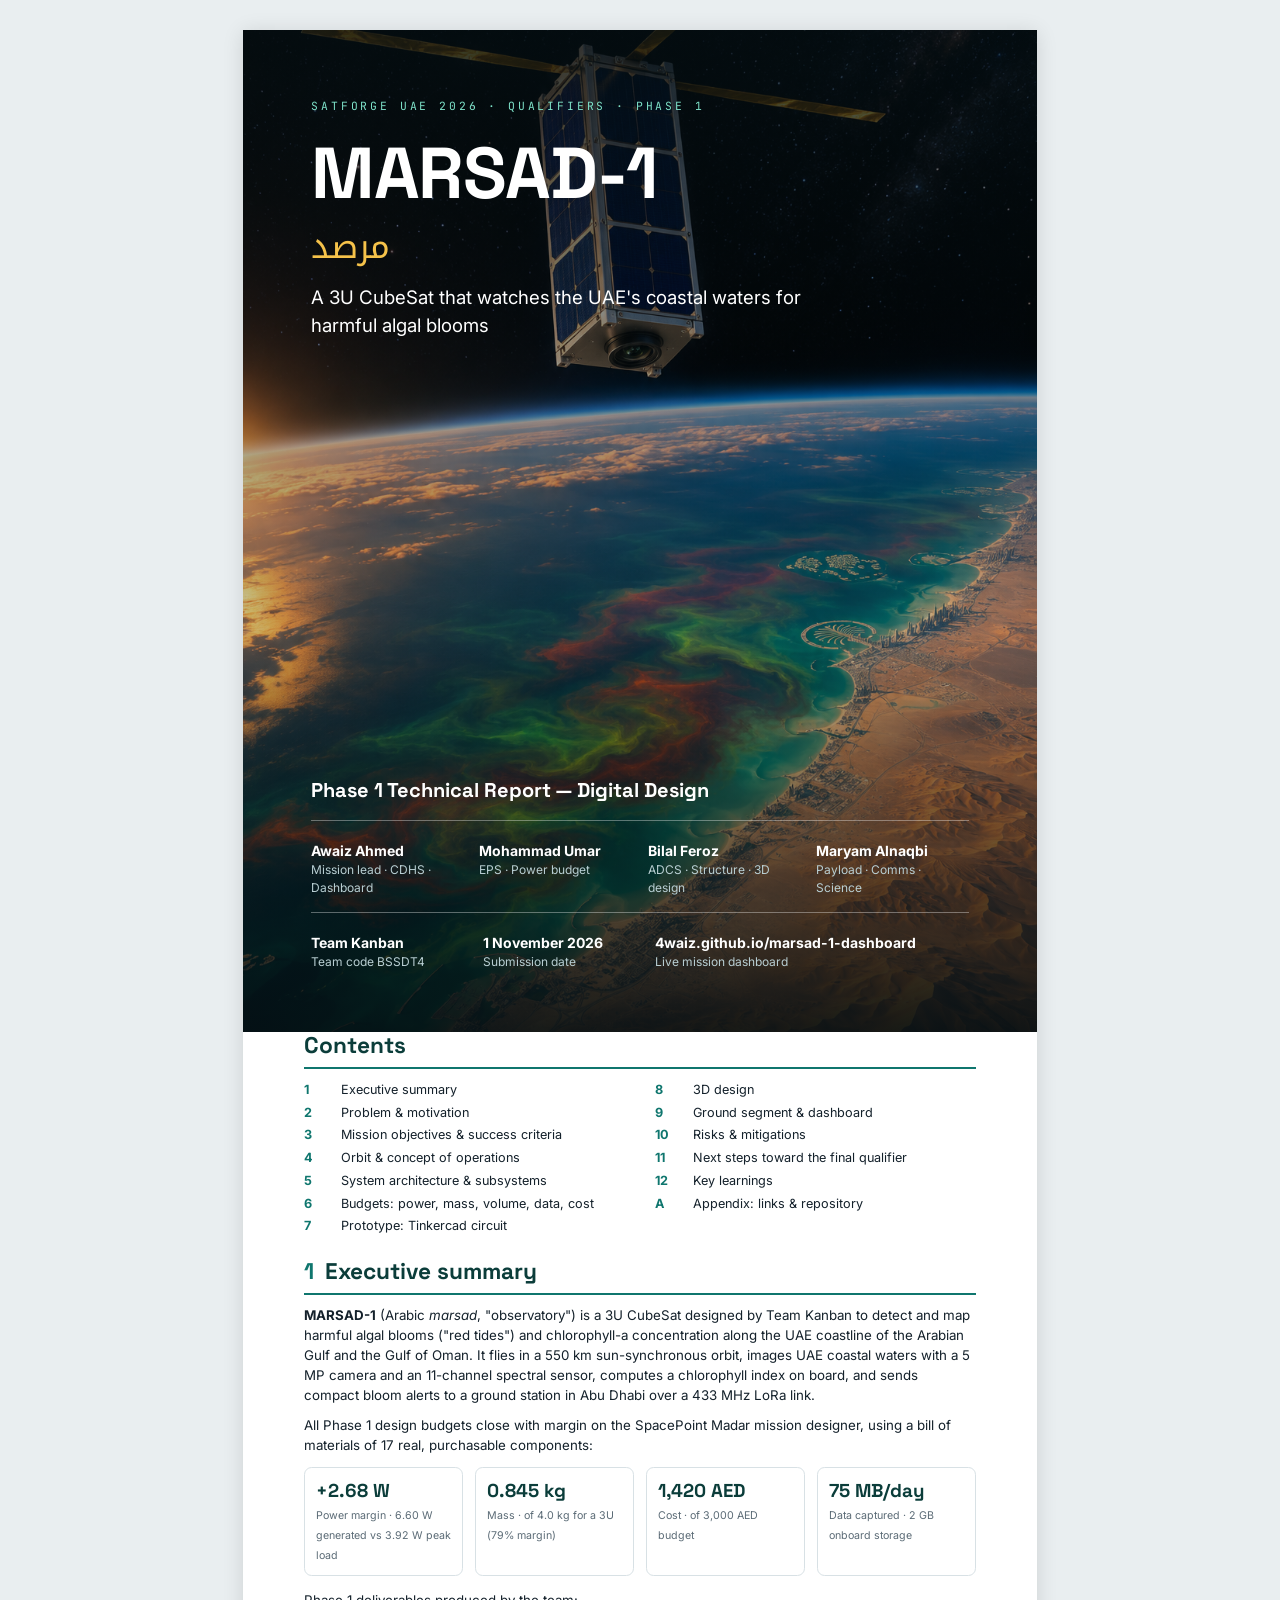
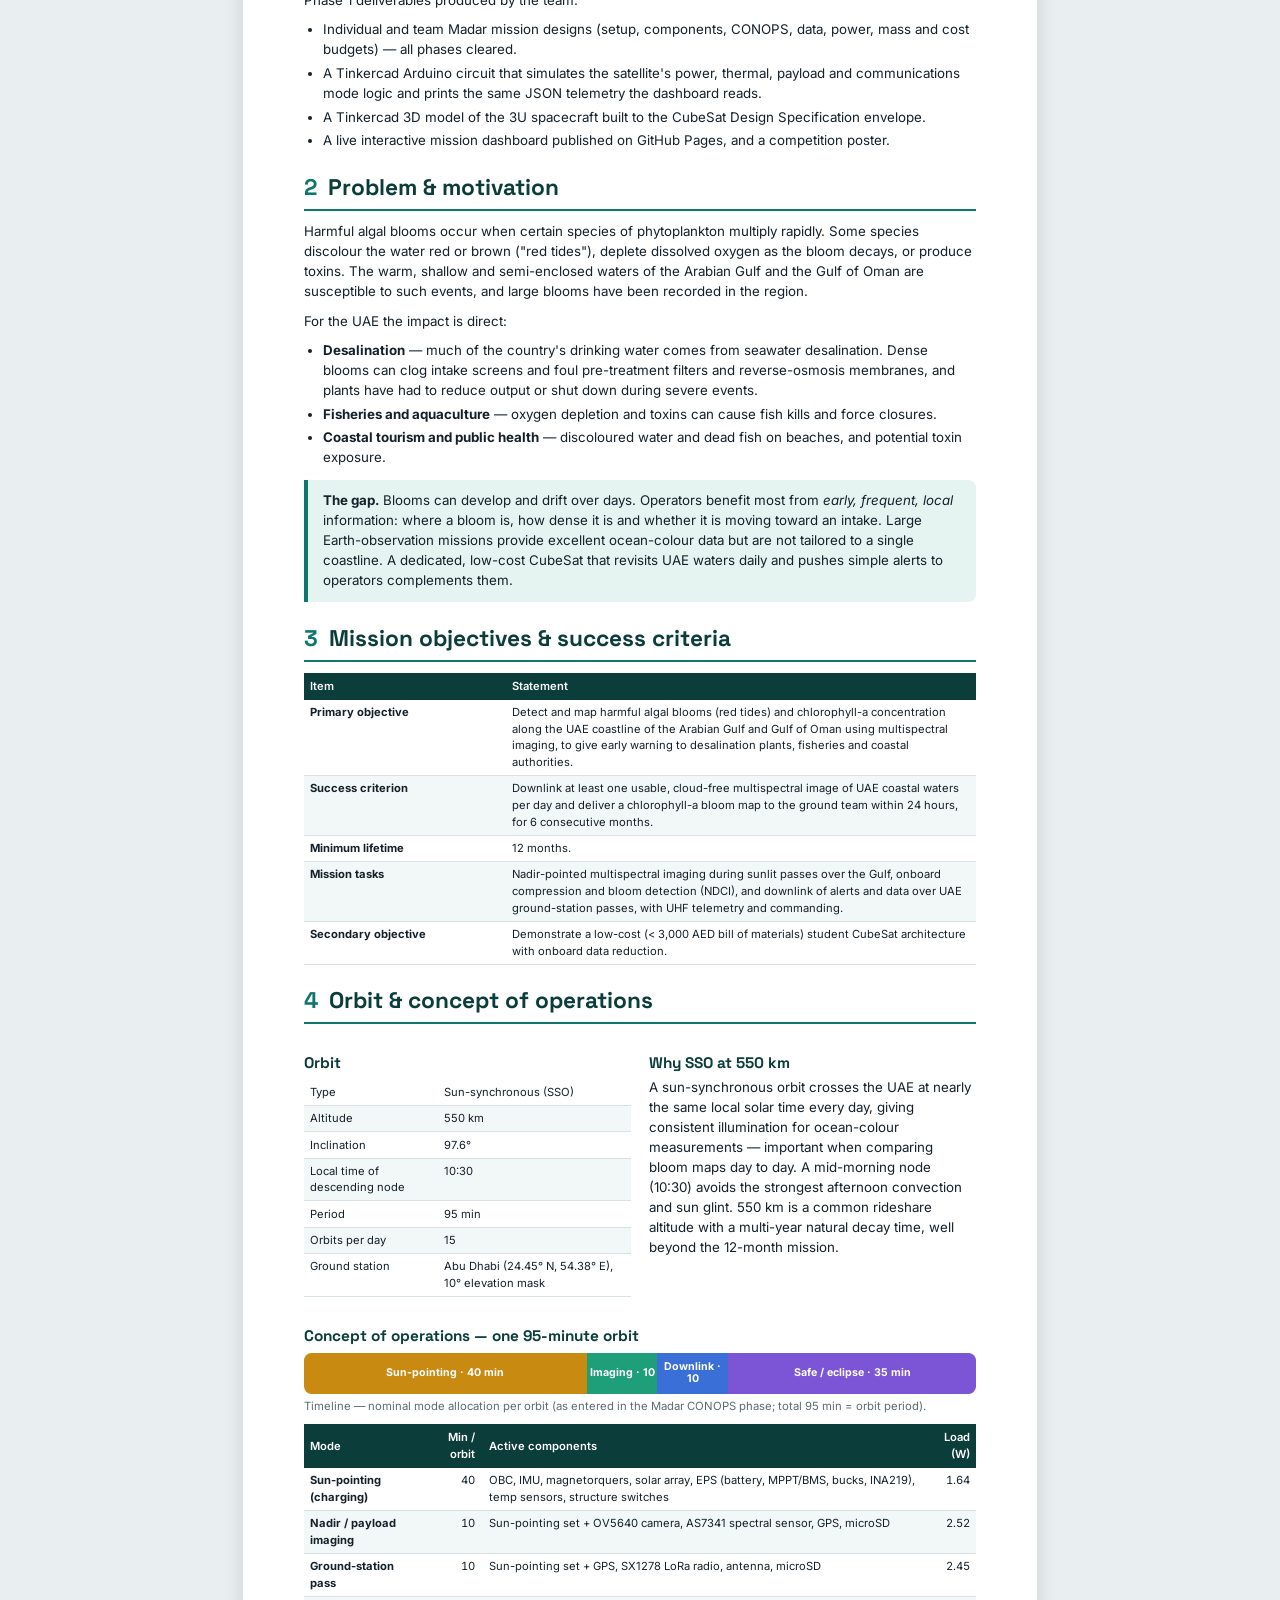
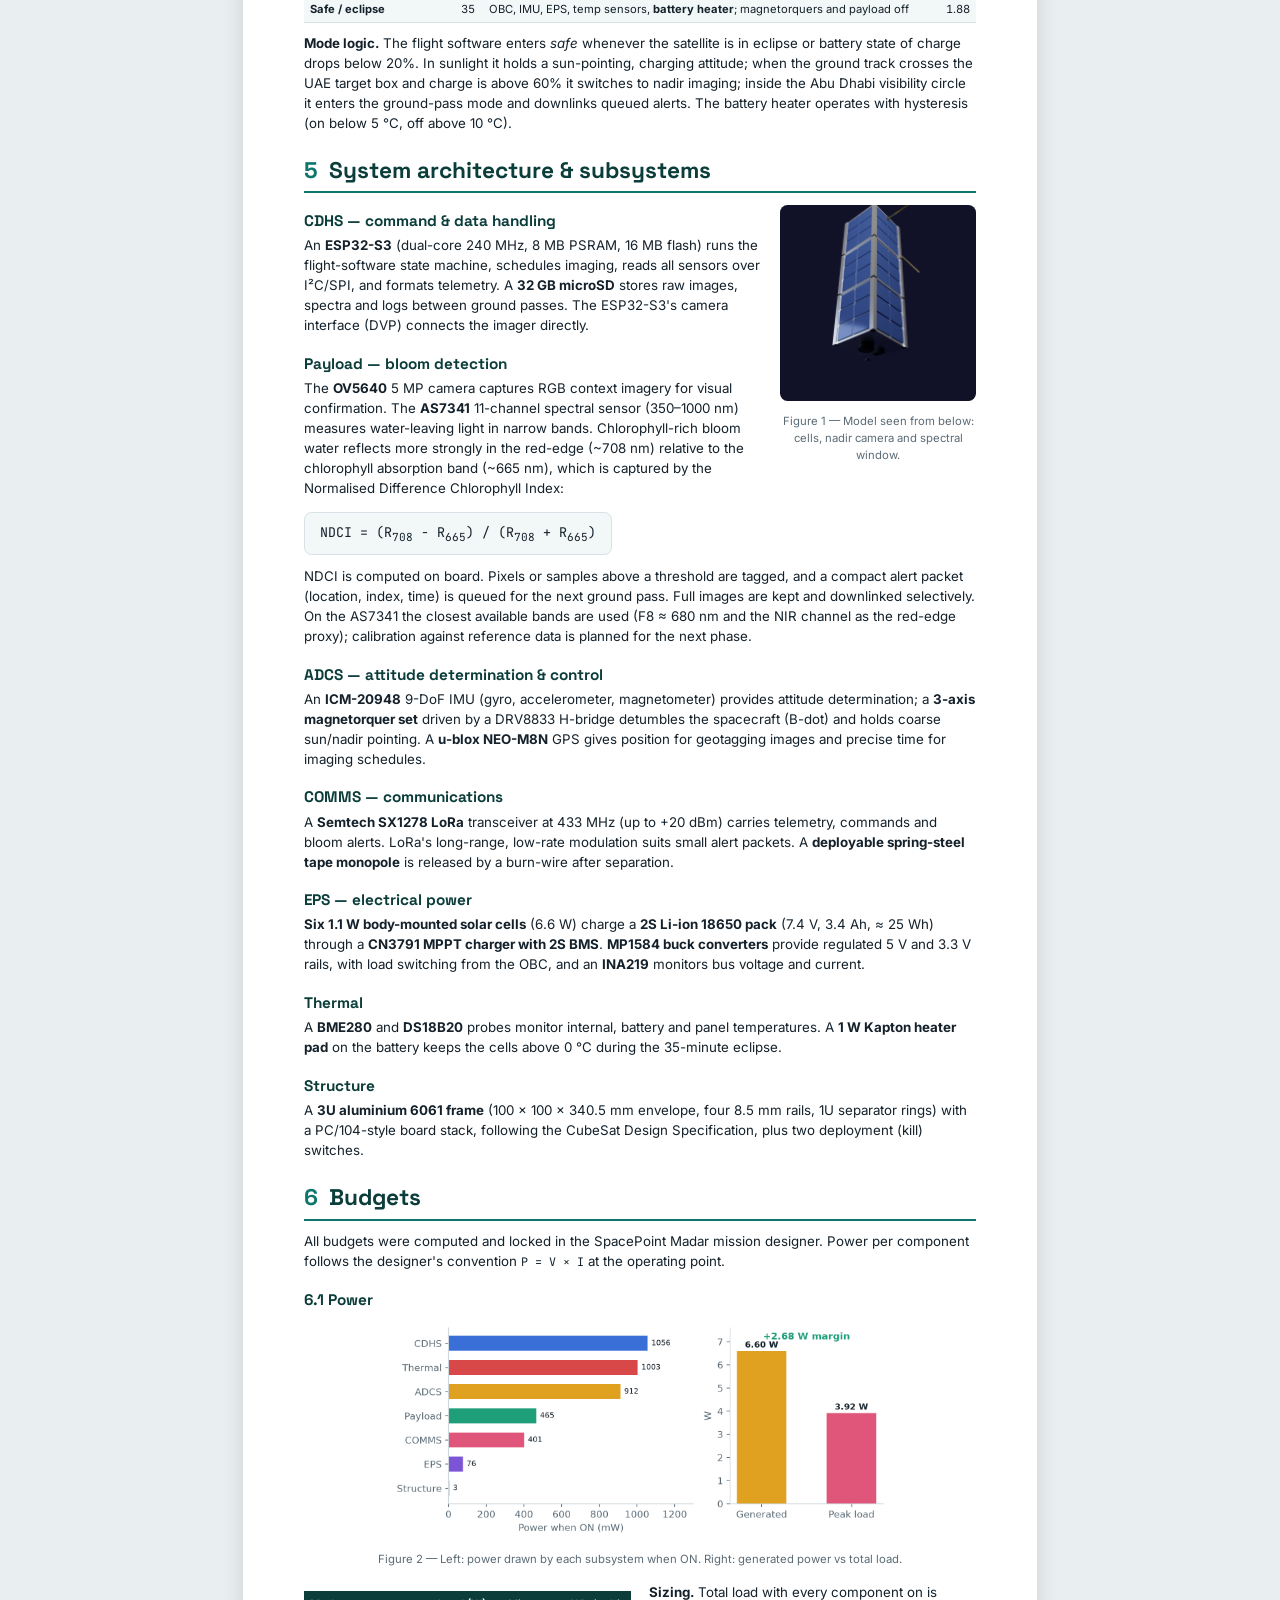
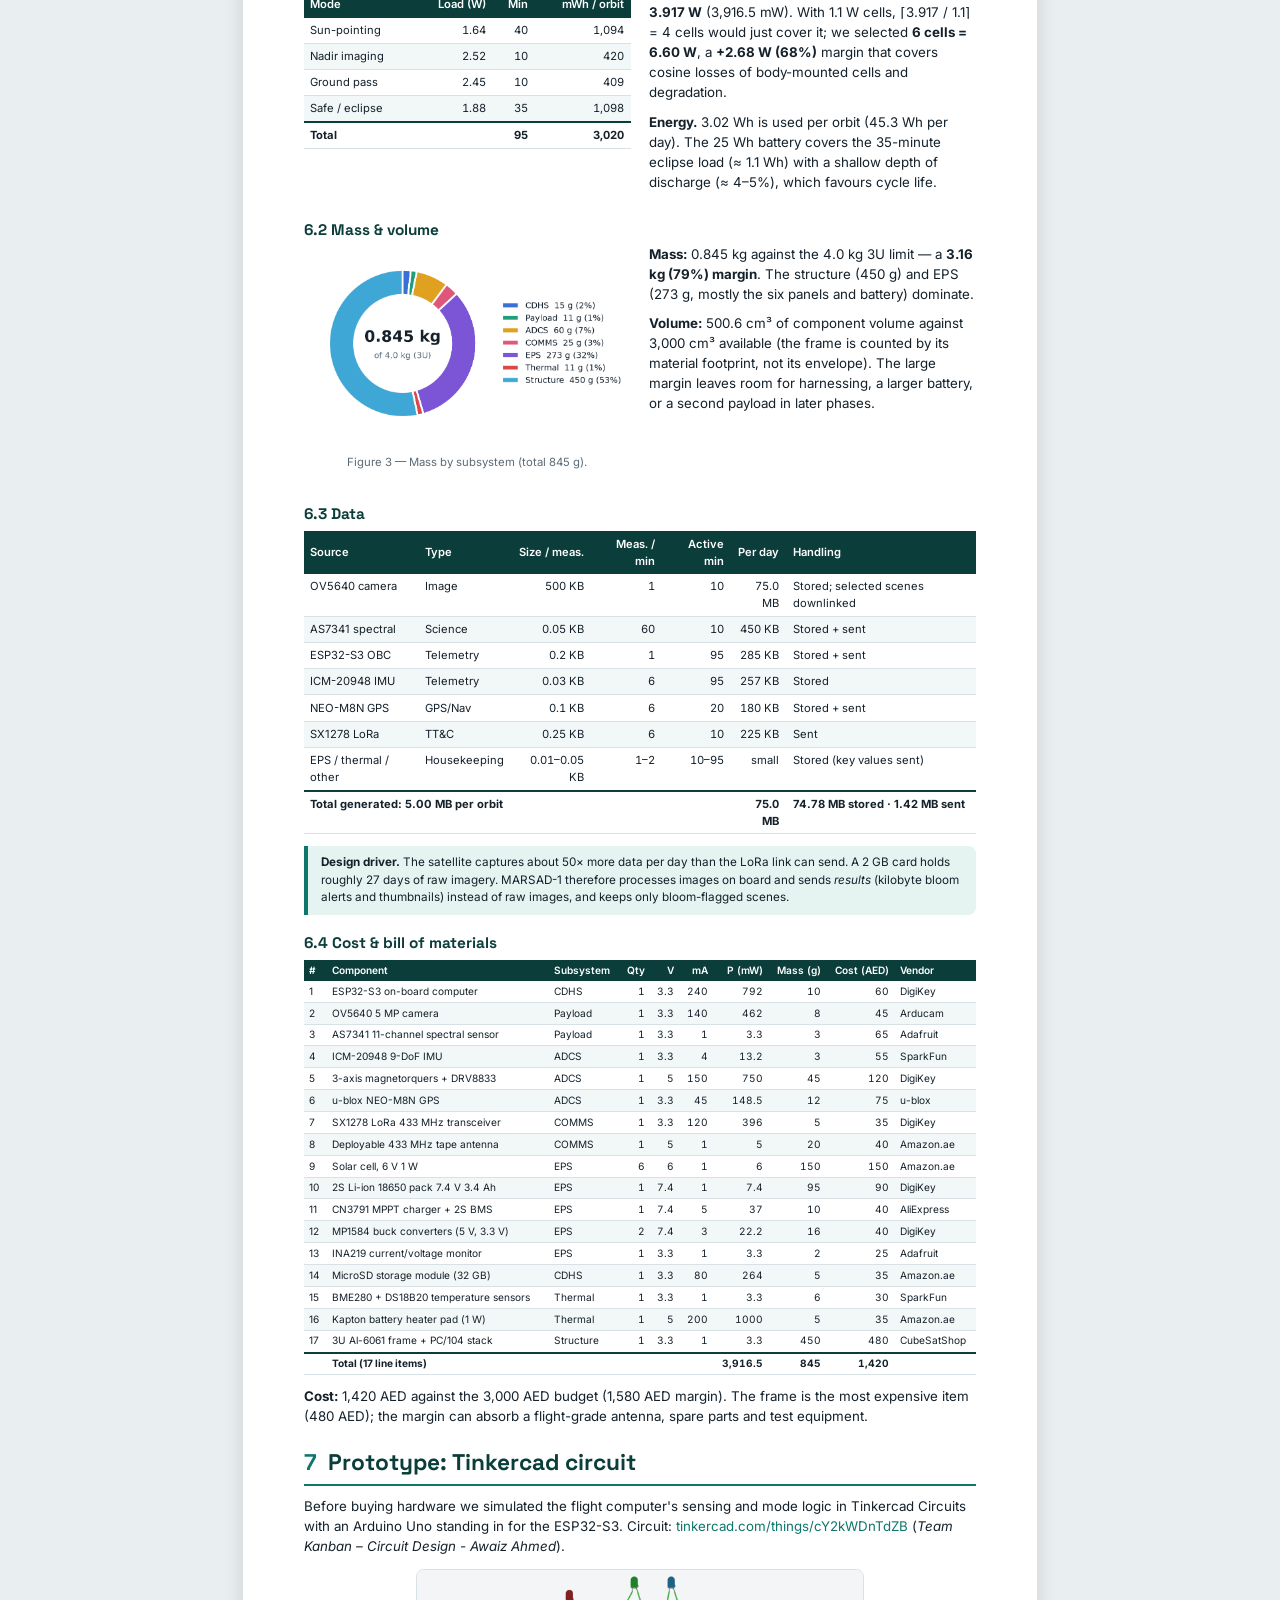
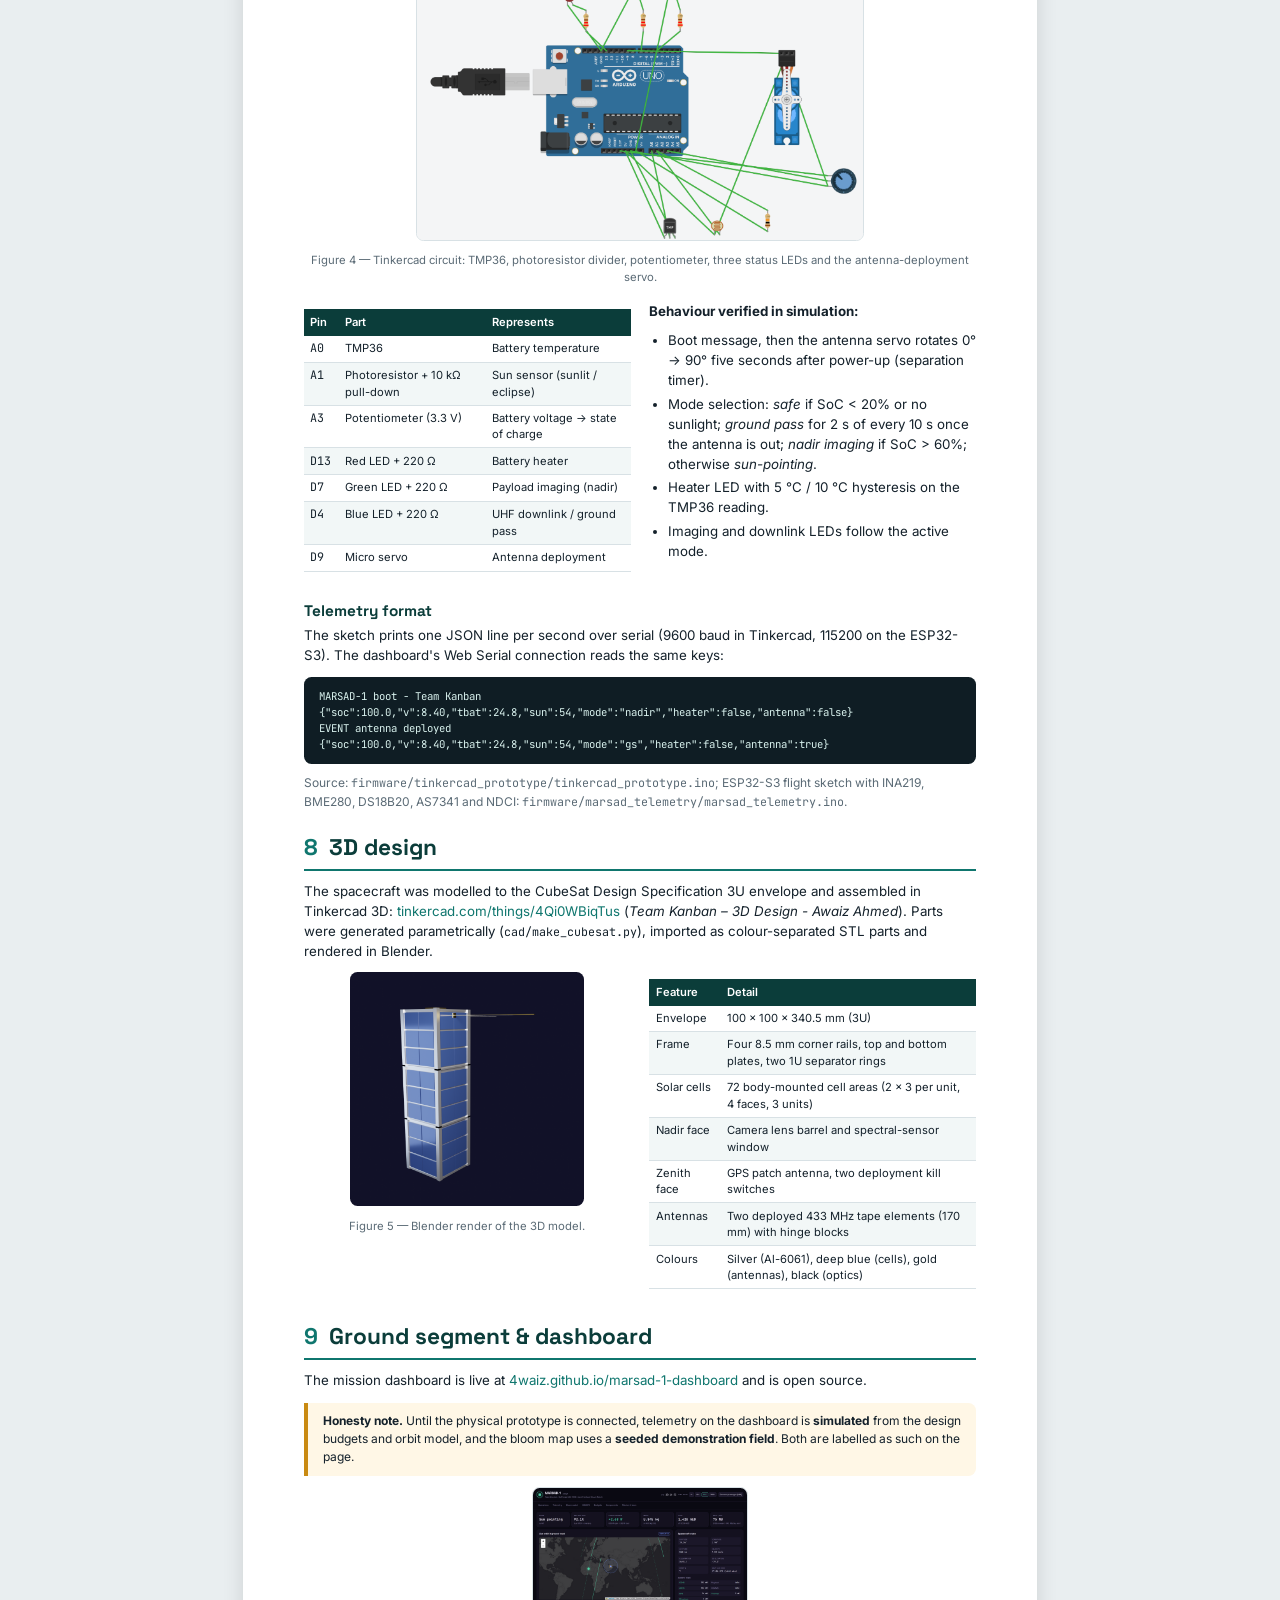
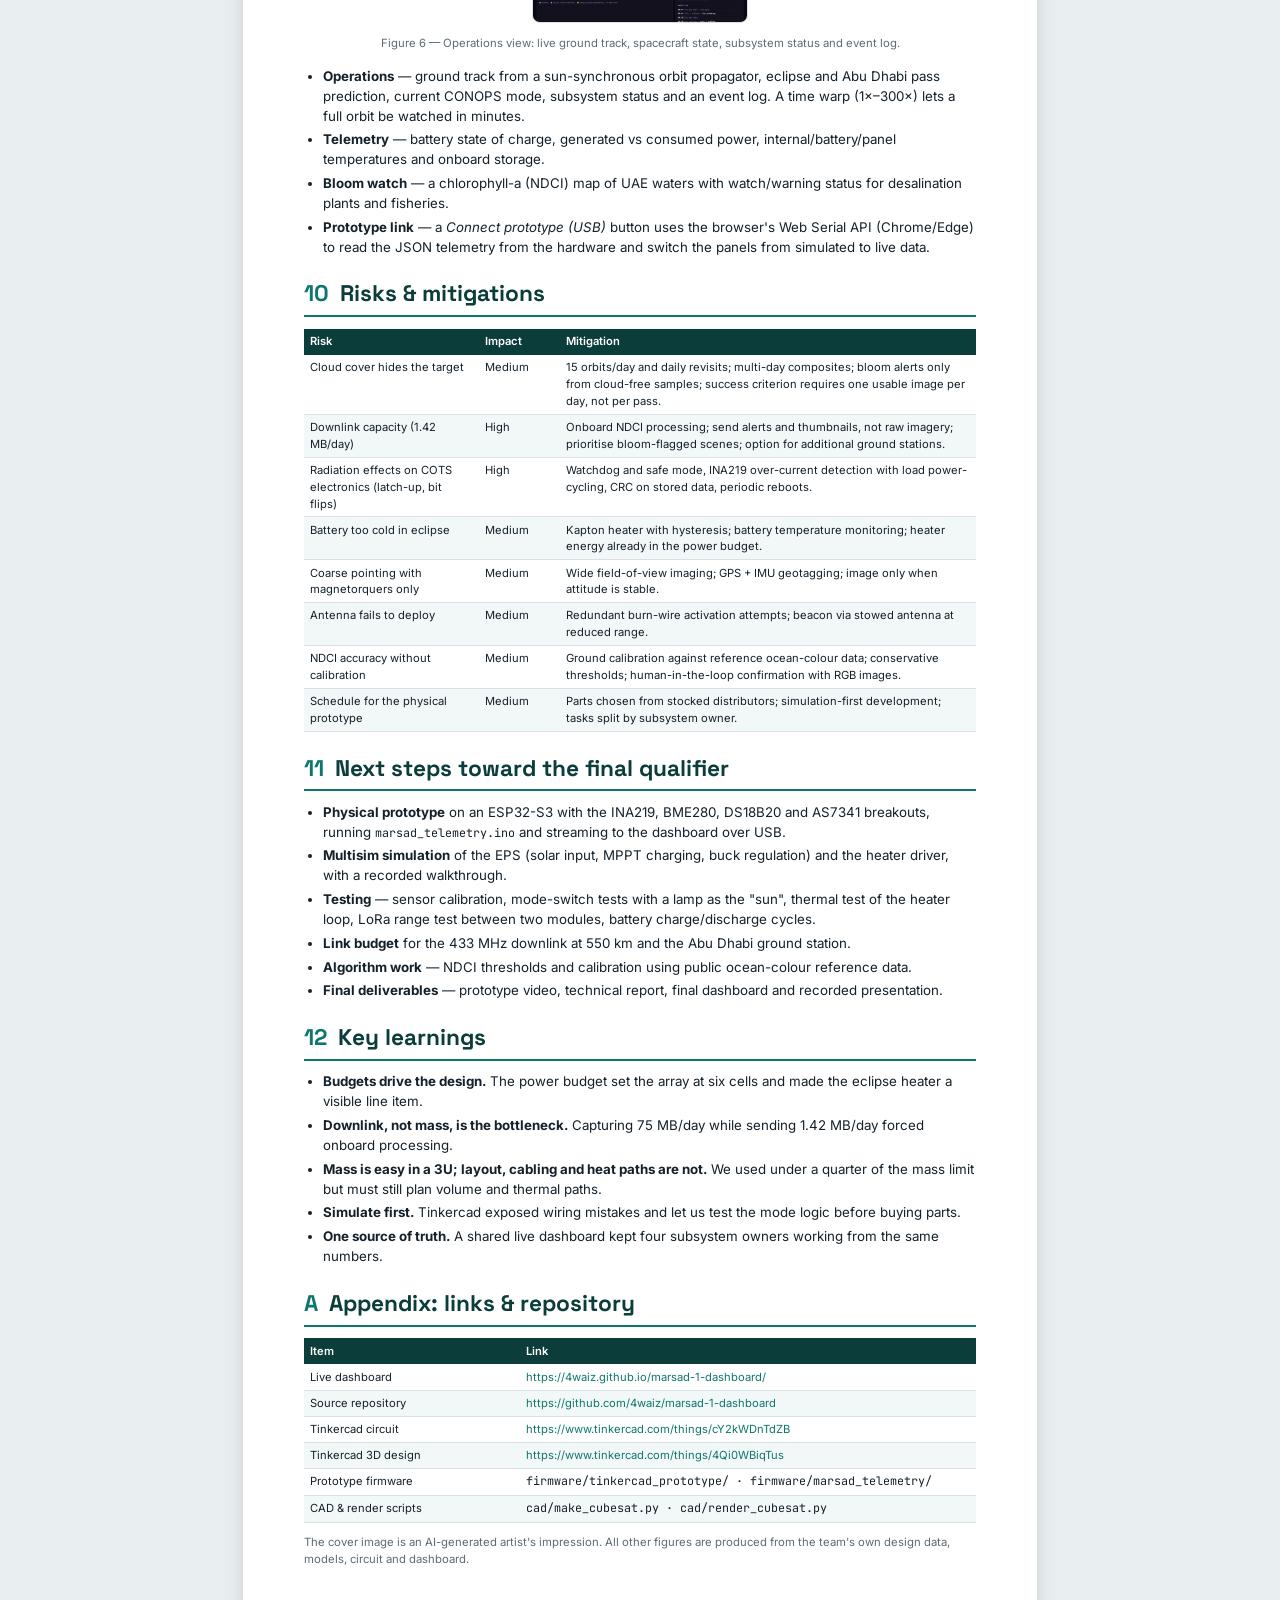
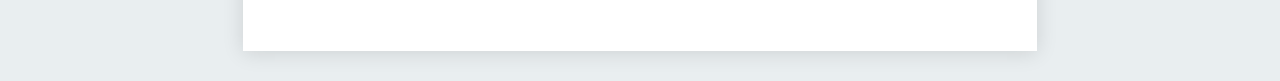
<file: report/index.html>
<!doctype html>
<html lang="en">
<head>
<meta charset="utf-8" />
<meta name="viewport" content="width=device-width, initial-scale=1" />
<title>MARSAD-1 Phase 1 Report</title>
<meta name="description" content="SatForge UAE 2026 Qualifiers Phase 1 technical report for MARSAD-1, Team Kanban's 3U CubeSat for harmful algal bloom monitoring." />
<link rel="preconnect" href="https://fonts.googleapis.com" />
<link href="https://fonts.googleapis.com/css2?family=Space+Grotesk:wght@500;700&family=Inter:wght@400;500;600;700&family=JetBrains+Mono:wght@500&family=Noto+Kufi+Arabic:wght@600&display=swap" rel="stylesheet" />
<style>
  :root {
    --ink: #14212b; --muted: #5b6b76; --line: #d8e1e5; --soft: #f2f7f7;
    --teal: #0f766e; --deep: #0b3d3a; --amber: #c98a12; --accent-bg: #e6f4f1;
  }
  @page { size: A4; margin: 15mm 15mm 16mm; }
  @page :first { margin: 0; }
  * { box-sizing: border-box; }
  html { background: #e9eef0; }
  body { margin: 0; font-family: Inter, system-ui, sans-serif; font-size: 10pt; line-height: 1.5; color: var(--ink); background: #e9eef0; }
  .doc { max-width: 210mm; margin: 0 auto; background: white; padding: 16mm; }
  h1, h2, h3 { font-family: "Space Grotesk", sans-serif; color: var(--deep); line-height: 1.2; }
  h2 { font-size: 17pt; margin: 0 0 3mm; padding-bottom: 2mm; border-bottom: 2px solid var(--teal); break-after: avoid; }
  h2 .num { color: var(--teal); margin-right: 3mm; }
  h3 { font-size: 11.5pt; margin: 5mm 0 1.5mm; break-after: avoid; }
  p { margin: 0 0 2.5mm; }
  ul { margin: 0 0 3mm; padding-left: 5mm; } li { margin-bottom: 1mm; }
  section { margin-bottom: 6mm; }
  .break { break-before: page; }
  .mono { font-family: "JetBrains Mono", monospace; font-size: 8.8pt; }
  a { color: var(--teal); text-decoration: none; }
  table { width: 100%; border-collapse: collapse; margin: 2mm 0 3mm; font-size: 8.4pt; break-inside: auto; }
  thead { display: table-header-group; }
  tr { break-inside: avoid; }
  th { background: var(--deep); color: white; text-align: left; font-weight: 600; padding: 1.3mm 1.8mm; }
  td { padding: 1.1mm 1.8mm; border-bottom: 1px solid var(--line); vertical-align: top; }
  tbody tr:nth-child(even) td { background: var(--soft); }
  td.n, th.n { text-align: right; font-variant-numeric: tabular-nums; }
  table.bom { font-size: 7.6pt; } table.bom td, table.bom th { padding: 0.75mm 1.4mm; }
  tfoot td { font-weight: 700; border-top: 2px solid var(--deep); background: white !important; }
  figure { margin: 3mm 0 4mm; text-align: center; break-inside: avoid; }
  figure img { max-width: 100%; border-radius: 2mm; }
  figcaption { font-size: 8.5pt; color: var(--muted); margin-top: 1.5mm; }
  .callout { background: var(--accent-bg); border-left: 4px solid var(--teal); padding: 3mm 4mm; border-radius: 0 2mm 2mm 0; margin: 3mm 0; break-inside: avoid; }
  .note { background: #fff7e6; border-left: 4px solid var(--amber); padding: 2.5mm 4mm; border-radius: 0 2mm 2mm 0; margin: 3mm 0; font-size: 9pt; break-inside: avoid; }
  .kpis { display: grid; grid-template-columns: repeat(4, 1fr); gap: 3mm; margin: 3mm 0 4mm; break-inside: avoid; }
  .kpi { border: 1px solid var(--line); border-radius: 2mm; padding: 2.5mm 3mm; }
  .kpi b { display: block; font-family: "Space Grotesk"; font-size: 14pt; color: var(--deep); }
  .kpi span { font-size: 8pt; color: var(--muted); }
  .two { display: grid; grid-template-columns: 1fr 1fr; gap: 5mm; align-items: start; }
  .timeline { display: flex; height: 11mm; border-radius: 2mm; overflow: hidden; font-size: 8pt; font-weight: 700; color: white; margin: 2mm 0 1mm; break-inside: avoid; }
  .timeline div { display: flex; align-items: center; justify-content: center; text-align: center; line-height: 1.15; }
  .formula { font-family: "JetBrains Mono", monospace; background: var(--soft); border: 1px solid var(--line); padding: 2.5mm 4mm; border-radius: 2mm; display: inline-block; margin: 1mm 0 3mm; }
  pre { font-family: "JetBrains Mono", monospace; font-size: 8pt; background: #0f1d24; color: #d9f2ee; padding: 3mm 4mm; border-radius: 2mm; white-space: pre-wrap; break-inside: avoid; }

  /* cover */
  .cover { position: relative; height: 265mm; margin: -16mm -16mm 0; color: white; overflow: hidden; break-after: page;
           background: #071618 url(../assets/hero_chatgpt.png) center 35% / cover; }
  .cover::before { content: ""; position: absolute; inset: 0; background: linear-gradient(180deg, rgba(4,14,18,.82) 0%, rgba(4,14,18,.35) 38%, rgba(4,14,18,.2) 60%, rgba(4,14,18,.92) 100%); }
  .cover > * { position: relative; }
  .cover .top { padding: 18mm 18mm 0; }
  .cover .tag { font-family: "JetBrains Mono"; font-size: 8.5pt; letter-spacing: .25em; color: #7ee2c9; }
  .cover h1 { color: white; font-size: 54pt; margin: 4mm 0 0; letter-spacing: -.02em; }
  .cover .ar { font-family: "Noto Kufi Arabic"; font-size: 26pt; color: #f5c24a; margin-top: 1mm; }
  .cover .sub { font-size: 14pt; max-width: 130mm; margin-top: 3mm; }
  .cover .bottom { position: absolute; left: 18mm; right: 18mm; bottom: 16mm; }
  .cover .doc-title { font-family: "Space Grotesk"; font-size: 15pt; font-weight: 700; }
  .cover .meta { display: grid; grid-template-columns: repeat(4, 1fr); gap: 4mm; margin-top: 5mm; font-size: 9pt; }
  .cover .meta b { display: block; font-size: 10.5pt; }
  .cover .meta span { color: #b9cfd3; }
  .cover .line { height: 1px; background: rgba(255,255,255,.35); margin: 4mm 0; }

  .toc { columns: 2; column-gap: 8mm; font-size: 9.5pt; padding-left: 0; list-style: none; }
  .toc li { display: flex; gap: 2mm; } .toc li b { color: var(--teal); width: 8mm; }

  @media screen { .doc { box-shadow: 0 2px 20px rgba(0,0,0,.12); margin: 8mm auto; } }
  @media print { html, body { background: white; } .doc { padding: 0; max-width: none; } .cover { margin: 0; height: 297mm; } }
</style>
</head>
<body>
<div class="doc">

<!-- ============ COVER ============ -->
<div class="cover">
  <div class="top">
    <div class="tag">SATFORGE UAE 2026 · QUALIFIERS · PHASE 1</div>
    <h1>MARSAD-1</h1>
    <div class="ar">مرصد</div>
    <div class="sub">A 3U CubeSat that watches the UAE's coastal waters for harmful algal blooms</div>
  </div>
  <div class="bottom">
    <div class="doc-title">Phase 1 Technical Report — Digital Design</div>
    <div class="line"></div>
    <div class="meta">
      <div><b>Awaiz Ahmed</b><span>Mission lead · CDHS · Dashboard</span></div>
      <div><b>Mohammad Umar</b><span>EPS · Power budget</span></div>
      <div><b>Bilal Feroz</b><span>ADCS · Structure · 3D design</span></div>
      <div><b>Maryam Alnaqbi</b><span>Payload · Comms · Science</span></div>
    </div>
    <div class="line"></div>
    <div class="meta" style="grid-template-columns: 1fr 1fr 2fr">
      <div><b>Team Kanban</b><span>Team code BSSDT4</span></div>
      <div><b>1 November 2026</b><span>Submission date</span></div>
      <div><b>4waiz.github.io/marsad-1-dashboard</b><span>Live mission dashboard</span></div>
    </div>
  </div>
</div>

<!-- ============ CONTENTS + EXEC SUMMARY ============ -->
<section>
  <h2>Contents</h2>
  <ul class="toc">
    <li><b>1</b>Executive summary</li>
    <li><b>2</b>Problem &amp; motivation</li>
    <li><b>3</b>Mission objectives &amp; success criteria</li>
    <li><b>4</b>Orbit &amp; concept of operations</li>
    <li><b>5</b>System architecture &amp; subsystems</li>
    <li><b>6</b>Budgets: power, mass, volume, data, cost</li>
    <li><b>7</b>Prototype: Tinkercad circuit</li>
    <li><b>8</b>3D design</li>
    <li><b>9</b>Ground segment &amp; dashboard</li>
    <li><b>10</b>Risks &amp; mitigations</li>
    <li><b>11</b>Next steps toward the final qualifier</li>
    <li><b>12</b>Key learnings</li>
    <li><b>A</b>Appendix: links &amp; repository</li>
  </ul>
</section>

<section>
  <h2><span class="num">1</span>Executive summary</h2>
  <p><b>MARSAD-1</b> (Arabic <i>marsad</i>, "observatory") is a 3U CubeSat designed by Team Kanban to detect and map harmful algal blooms ("red tides") and chlorophyll-a concentration along the UAE coastline of the Arabian Gulf and the Gulf of Oman. It flies in a 550 km sun-synchronous orbit, images UAE coastal waters with a 5 MP camera and an 11-channel spectral sensor, computes a chlorophyll index on board, and sends compact bloom alerts to a ground station in Abu Dhabi over a 433 MHz LoRa link.</p>
  <p>All Phase 1 design budgets close with margin on the SpacePoint Madar mission designer, using a bill of materials of 17 real, purchasable components:</p>
  <div class="kpis">
    <div class="kpi"><b>+2.68 W</b><span>Power margin · 6.60 W generated vs 3.92 W peak load</span></div>
    <div class="kpi"><b>0.845 kg</b><span>Mass · of 4.0 kg for a 3U (79% margin)</span></div>
    <div class="kpi"><b>1,420 AED</b><span>Cost · of 3,000 AED budget</span></div>
    <div class="kpi"><b>75 MB/day</b><span>Data captured · 2 GB onboard storage</span></div>
  </div>
  <p>Phase 1 deliverables produced by the team:</p>
  <ul>
    <li>Individual and team Madar mission designs (setup, components, CONOPS, data, power, mass and cost budgets) — all phases cleared.</li>
    <li>A Tinkercad Arduino circuit that simulates the satellite's power, thermal, payload and communications mode logic and prints the same JSON telemetry the dashboard reads.</li>
    <li>A Tinkercad 3D model of the 3U spacecraft built to the CubeSat Design Specification envelope.</li>
    <li>A live interactive mission dashboard published on GitHub Pages, and a competition poster.</li>
  </ul>
</section>

<!-- ============ 2 PROBLEM ============ -->
<section class="break">
  <h2><span class="num">2</span>Problem &amp; motivation</h2>
  <p>Harmful algal blooms occur when certain species of phytoplankton multiply rapidly. Some species discolour the water red or brown ("red tides"), deplete dissolved oxygen as the bloom decays, or produce toxins. The warm, shallow and semi-enclosed waters of the Arabian Gulf and the Gulf of Oman are susceptible to such events, and large blooms have been recorded in the region.</p>
  <p>For the UAE the impact is direct:</p>
  <ul>
    <li><b>Desalination</b> — much of the country's drinking water comes from seawater desalination. Dense blooms can clog intake screens and foul pre-treatment filters and reverse-osmosis membranes, and plants have had to reduce output or shut down during severe events.</li>
    <li><b>Fisheries and aquaculture</b> — oxygen depletion and toxins can cause fish kills and force closures.</li>
    <li><b>Coastal tourism and public health</b> — discoloured water and dead fish on beaches, and potential toxin exposure.</li>
  </ul>
  <div class="callout"><b>The gap.</b> Blooms can develop and drift over days. Operators benefit most from <i>early, frequent, local</i> information: where a bloom is, how dense it is and whether it is moving toward an intake. Large Earth-observation missions provide excellent ocean-colour data but are not tailored to a single coastline. A dedicated, low-cost CubeSat that revisits UAE waters daily and pushes simple alerts to operators complements them.</div>
</section>

<!-- ============ 3 OBJECTIVES ============ -->
<section>
  <h2><span class="num">3</span>Mission objectives &amp; success criteria</h2>
  <table>
    <thead><tr><th style="width:30%">Item</th><th>Statement</th></tr></thead>
    <tbody>
      <tr><td><b>Primary objective</b></td><td>Detect and map harmful algal blooms (red tides) and chlorophyll-a concentration along the UAE coastline of the Arabian Gulf and Gulf of Oman using multispectral imaging, to give early warning to desalination plants, fisheries and coastal authorities.</td></tr>
      <tr><td><b>Success criterion</b></td><td>Downlink at least one usable, cloud-free multispectral image of UAE coastal waters per day and deliver a chlorophyll-a bloom map to the ground team within 24 hours, for 6 consecutive months.</td></tr>
      <tr><td><b>Minimum lifetime</b></td><td>12 months.</td></tr>
      <tr><td><b>Mission tasks</b></td><td>Nadir-pointed multispectral imaging during sunlit passes over the Gulf, onboard compression and bloom detection (NDCI), and downlink of alerts and data over UAE ground-station passes, with UHF telemetry and commanding.</td></tr>
      <tr><td><b>Secondary objective</b></td><td>Demonstrate a low-cost (&lt; 3,000 AED bill of materials) student CubeSat architecture with onboard data reduction.</td></tr>
    </tbody>
  </table>
</section>

<!-- ============ 4 ORBIT & CONOPS ============ -->
<section class="break">
  <h2><span class="num">4</span>Orbit &amp; concept of operations</h2>
  <div class="two">
    <div>
      <h3>Orbit</h3>
      <table>
        <tbody>
          <tr><td>Type</td><td>Sun-synchronous (SSO)</td></tr>
          <tr><td>Altitude</td><td>550 km</td></tr>
          <tr><td>Inclination</td><td>97.6°</td></tr>
          <tr><td>Local time of descending node</td><td>10:30</td></tr>
          <tr><td>Period</td><td>95 min</td></tr>
          <tr><td>Orbits per day</td><td>15</td></tr>
          <tr><td>Ground station</td><td>Abu Dhabi (24.45° N, 54.38° E), 10° elevation mask</td></tr>
        </tbody>
      </table>
    </div>
    <div>
      <h3>Why SSO at 550 km</h3>
      <p>A sun-synchronous orbit crosses the UAE at nearly the same local solar time every day, giving consistent illumination for ocean-colour measurements — important when comparing bloom maps day to day. A mid-morning node (10:30) avoids the strongest afternoon convection and sun glint. 550 km is a common rideshare altitude with a multi-year natural decay time, well beyond the 12-month mission.</p>
    </div>
  </div>

  <h3>Concept of operations — one 95-minute orbit</h3>
  <div class="timeline">
    <div style="width:42.1%;background:#c98a12">Sun-pointing · 40 min</div>
    <div style="width:10.5%;background:#1f9e7a">Imaging · 10</div>
    <div style="width:10.5%;background:#3b6fd8">Downlink · 10</div>
    <div style="width:36.9%;background:#7b55d6">Safe / eclipse · 35 min</div>
  </div>
  <p style="font-size:8.5pt;color:var(--muted)">Timeline — nominal mode allocation per orbit (as entered in the Madar CONOPS phase; total 95 min = orbit period).</p>
  <table>
    <thead><tr><th>Mode</th><th class="n">Min / orbit</th><th>Active components</th><th class="n">Load (W)</th></tr></thead>
    <tbody>
      <tr><td><b>Sun-pointing (charging)</b></td><td class="n">40</td><td>OBC, IMU, magnetorquers, solar array, EPS (battery, MPPT/BMS, bucks, INA219), temp sensors, structure switches</td><td class="n">1.64</td></tr>
      <tr><td><b>Nadir / payload imaging</b></td><td class="n">10</td><td>Sun-pointing set + OV5640 camera, AS7341 spectral sensor, GPS, microSD</td><td class="n">2.52</td></tr>
      <tr><td><b>Ground-station pass</b></td><td class="n">10</td><td>Sun-pointing set + GPS, SX1278 LoRa radio, antenna, microSD</td><td class="n">2.45</td></tr>
      <tr><td><b>Safe / eclipse</b></td><td class="n">35</td><td>OBC, IMU, EPS, temp sensors, <b>battery heater</b>; magnetorquers and payload off</td><td class="n">1.88</td></tr>
    </tbody>
  </table>
  <p><b>Mode logic.</b> The flight software enters <i>safe</i> whenever the satellite is in eclipse or battery state of charge drops below 20%. In sunlight it holds a sun-pointing, charging attitude; when the ground track crosses the UAE target box and charge is above 60% it switches to nadir imaging; inside the Abu Dhabi visibility circle it enters the ground-pass mode and downlinks queued alerts. The battery heater operates with hysteresis (on below 5 °C, off above 10 °C).</p>
</section>

<!-- ============ 5 ARCHITECTURE ============ -->
<section class="break">
  <h2><span class="num">5</span>System architecture &amp; subsystems</h2>
  <figure style="float:right; width:52mm; margin:0 0 3mm 5mm">
    <img src="../assets/cubesat_nadir.png" alt="Render of MARSAD-1 from below showing the nadir camera" />
    <figcaption>Figure 1 — Model seen from below: cells, nadir camera and spectral window.</figcaption>
  </figure>

  <h3>CDHS — command &amp; data handling</h3>
  <p>An <b>ESP32-S3</b> (dual-core 240 MHz, 8 MB PSRAM, 16 MB flash) runs the flight-software state machine, schedules imaging, reads all sensors over I²C/SPI, and formats telemetry. A <b>32 GB microSD</b> stores raw images, spectra and logs between ground passes. The ESP32-S3's camera interface (DVP) connects the imager directly.</p>

  <h3>Payload — bloom detection</h3>
  <p>The <b>OV5640</b> 5 MP camera captures RGB context imagery for visual confirmation. The <b>AS7341</b> 11-channel spectral sensor (350–1000 nm) measures water-leaving light in narrow bands. Chlorophyll-rich bloom water reflects more strongly in the red-edge (~708 nm) relative to the chlorophyll absorption band (~665 nm), which is captured by the Normalised Difference Chlorophyll Index:</p>
  <div class="formula">NDCI = (R<sub>708</sub> − R<sub>665</sub>) / (R<sub>708</sub> + R<sub>665</sub>)</div>
  <p>NDCI is computed on board. Pixels or samples above a threshold are tagged, and a compact alert packet (location, index, time) is queued for the next ground pass. Full images are kept and downlinked selectively. On the AS7341 the closest available bands are used (F8 ≈ 680 nm and the NIR channel as the red-edge proxy); calibration against reference data is planned for the next phase.</p>

  <h3>ADCS — attitude determination &amp; control</h3>
  <p>An <b>ICM-20948</b> 9-DoF IMU (gyro, accelerometer, magnetometer) provides attitude determination; a <b>3-axis magnetorquer set</b> driven by a DRV8833 H-bridge detumbles the spacecraft (B-dot) and holds coarse sun/nadir pointing. A <b>u-blox NEO-M8N</b> GPS gives position for geotagging images and precise time for imaging schedules.</p>

  <h3>COMMS — communications</h3>
  <p>A <b>Semtech SX1278 LoRa</b> transceiver at 433 MHz (up to +20 dBm) carries telemetry, commands and bloom alerts. LoRa's long-range, low-rate modulation suits small alert packets. A <b>deployable spring-steel tape monopole</b> is released by a burn-wire after separation.</p>

  <h3>EPS — electrical power</h3>
  <p><b>Six 1.1 W body-mounted solar cells</b> (6.6 W) charge a <b>2S Li-ion 18650 pack</b> (7.4 V, 3.4 Ah, ≈ 25 Wh) through a <b>CN3791 MPPT charger with 2S BMS</b>. <b>MP1584 buck converters</b> provide regulated 5 V and 3.3 V rails, with load switching from the OBC, and an <b>INA219</b> monitors bus voltage and current.</p>

  <h3>Thermal</h3>
  <p>A <b>BME280</b> and <b>DS18B20</b> probes monitor internal, battery and panel temperatures. A <b>1 W Kapton heater pad</b> on the battery keeps the cells above 0 °C during the 35-minute eclipse.</p>

  <h3>Structure</h3>
  <p>A <b>3U aluminium 6061 frame</b> (100 × 100 × 340.5 mm envelope, four 8.5 mm rails, 1U separator rings) with a PC/104-style board stack, following the CubeSat Design Specification, plus two deployment (kill) switches.</p>
</section>

<!-- ============ 6 BUDGETS ============ -->
<section class="break">
  <h2><span class="num">6</span>Budgets</h2>
  <p>All budgets were computed and locked in the SpacePoint Madar mission designer. Power per component follows the designer's convention <span class="mono">P = V × I</span> at the operating point.</p>

  <h3>6.1 Power</h3>
  <figure>
    <img src="chart_power_light.png" alt="Power by subsystem and generation vs load" style="max-height:58mm" />
    <figcaption>Figure 2 — Left: power drawn by each subsystem when ON. Right: generated power vs total load.</figcaption>
  </figure>
  <div class="two">
    <table>
      <thead><tr><th>Mode</th><th class="n">Load (W)</th><th class="n">Min</th><th class="n">mWh / orbit</th></tr></thead>
      <tbody>
        <tr><td>Sun-pointing</td><td class="n">1.64</td><td class="n">40</td><td class="n">1,094</td></tr>
        <tr><td>Nadir imaging</td><td class="n">2.52</td><td class="n">10</td><td class="n">420</td></tr>
        <tr><td>Ground pass</td><td class="n">2.45</td><td class="n">10</td><td class="n">409</td></tr>
        <tr><td>Safe / eclipse</td><td class="n">1.88</td><td class="n">35</td><td class="n">1,098</td></tr>
      </tbody>
      <tfoot><tr><td>Total</td><td></td><td class="n">95</td><td class="n">3,020</td></tr></tfoot>
    </table>
    <div>
      <p><b>Sizing.</b> Total load with every component on is <b>3.917 W</b> (3,916.5 mW). With 1.1 W cells, ⌈3.917 / 1.1⌉ = 4 cells would just cover it; we selected <b>6 cells = 6.60 W</b>, a <b>+2.68 W (68%)</b> margin that covers cosine losses of body-mounted cells and degradation.</p>
      <p><b>Energy.</b> 3.02 Wh is used per orbit (45.3 Wh per day). The 25 Wh battery covers the 35-minute eclipse load (≈ 1.1 Wh) with a shallow depth of discharge (≈ 4–5%), which favours cycle life.</p>
    </div>
  </div>

  <h3>6.2 Mass &amp; volume</h3>
  <div class="two">
    <figure style="margin-top:0">
      <img src="chart_mass_light.png" alt="Mass by subsystem" />
      <figcaption>Figure 3 — Mass by subsystem (total 845 g).</figcaption>
    </figure>
    <div>
      <p><b>Mass:</b> 0.845 kg against the 4.0 kg 3U limit — a <b>3.16 kg (79%) margin</b>. The structure (450 g) and EPS (273 g, mostly the six panels and battery) dominate.</p>
      <p><b>Volume:</b> 500.6 cm³ of component volume against 3,000 cm³ available (the frame is counted by its material footprint, not its envelope). The large margin leaves room for harnessing, a larger battery, or a second payload in later phases.</p>
    </div>
  </div>

  <h3>6.3 Data</h3>
  <table>
    <thead><tr><th>Source</th><th>Type</th><th class="n">Size / meas.</th><th class="n">Meas. / min</th><th class="n">Active min</th><th class="n">Per day</th><th>Handling</th></tr></thead>
    <tbody>
      <tr><td>OV5640 camera</td><td>Image</td><td class="n">500 KB</td><td class="n">1</td><td class="n">10</td><td class="n">75.0 MB</td><td>Stored; selected scenes downlinked</td></tr>
      <tr><td>AS7341 spectral</td><td>Science</td><td class="n">0.05 KB</td><td class="n">60</td><td class="n">10</td><td class="n">450 KB</td><td>Stored + sent</td></tr>
      <tr><td>ESP32-S3 OBC</td><td>Telemetry</td><td class="n">0.2 KB</td><td class="n">1</td><td class="n">95</td><td class="n">285 KB</td><td>Stored + sent</td></tr>
      <tr><td>ICM-20948 IMU</td><td>Telemetry</td><td class="n">0.03 KB</td><td class="n">6</td><td class="n">95</td><td class="n">257 KB</td><td>Stored</td></tr>
      <tr><td>NEO-M8N GPS</td><td>GPS/Nav</td><td class="n">0.1 KB</td><td class="n">6</td><td class="n">20</td><td class="n">180 KB</td><td>Stored + sent</td></tr>
      <tr><td>SX1278 LoRa</td><td>TT&amp;C</td><td class="n">0.25 KB</td><td class="n">6</td><td class="n">10</td><td class="n">225 KB</td><td>Sent</td></tr>
      <tr><td>EPS / thermal / other</td><td>Housekeeping</td><td class="n">0.01–0.05 KB</td><td class="n">1–2</td><td class="n">10–95</td><td class="n">small</td><td>Stored (key values sent)</td></tr>
    </tbody>
    <tfoot><tr><td colspan="5">Total generated: 5.00 MB per orbit</td><td class="n">75.0 MB</td><td>74.78 MB stored · 1.42 MB sent</td></tr></tfoot>
  </table>
  <div class="callout" style="font-size:8.8pt;padding:2.2mm 3.5mm"><b>Design driver.</b> The satellite captures about 50× more data per day than the LoRa link can send. A 2 GB card holds roughly 27 days of raw imagery. MARSAD-1 therefore processes images on board and sends <i>results</i> (kilobyte bloom alerts and thumbnails) instead of raw images, and keeps only bloom-flagged scenes.</div>

  <h3>6.4 Cost &amp; bill of materials</h3>
  <table class="bom">
    <thead><tr><th>#</th><th>Component</th><th>Subsystem</th><th class="n">Qty</th><th class="n">V</th><th class="n">mA</th><th class="n">P (mW)</th><th class="n">Mass (g)</th><th class="n">Cost (AED)</th><th>Vendor</th></tr></thead>
    <tbody>
      <tr><td>1</td><td>ESP32-S3 on-board computer</td><td>CDHS</td><td class="n">1</td><td class="n">3.3</td><td class="n">240</td><td class="n">792</td><td class="n">10</td><td class="n">60</td><td>DigiKey</td></tr>
      <tr><td>2</td><td>OV5640 5 MP camera</td><td>Payload</td><td class="n">1</td><td class="n">3.3</td><td class="n">140</td><td class="n">462</td><td class="n">8</td><td class="n">45</td><td>Arducam</td></tr>
      <tr><td>3</td><td>AS7341 11-channel spectral sensor</td><td>Payload</td><td class="n">1</td><td class="n">3.3</td><td class="n">1</td><td class="n">3.3</td><td class="n">3</td><td class="n">65</td><td>Adafruit</td></tr>
      <tr><td>4</td><td>ICM-20948 9-DoF IMU</td><td>ADCS</td><td class="n">1</td><td class="n">3.3</td><td class="n">4</td><td class="n">13.2</td><td class="n">3</td><td class="n">55</td><td>SparkFun</td></tr>
      <tr><td>5</td><td>3-axis magnetorquers + DRV8833</td><td>ADCS</td><td class="n">1</td><td class="n">5</td><td class="n">150</td><td class="n">750</td><td class="n">45</td><td class="n">120</td><td>DigiKey</td></tr>
      <tr><td>6</td><td>u-blox NEO-M8N GPS</td><td>ADCS</td><td class="n">1</td><td class="n">3.3</td><td class="n">45</td><td class="n">148.5</td><td class="n">12</td><td class="n">75</td><td>u-blox</td></tr>
      <tr><td>7</td><td>SX1278 LoRa 433 MHz transceiver</td><td>COMMS</td><td class="n">1</td><td class="n">3.3</td><td class="n">120</td><td class="n">396</td><td class="n">5</td><td class="n">35</td><td>DigiKey</td></tr>
      <tr><td>8</td><td>Deployable 433 MHz tape antenna</td><td>COMMS</td><td class="n">1</td><td class="n">5</td><td class="n">1</td><td class="n">5</td><td class="n">20</td><td class="n">40</td><td>Amazon.ae</td></tr>
      <tr><td>9</td><td>Solar cell, 6 V 1 W</td><td>EPS</td><td class="n">6</td><td class="n">6</td><td class="n">1</td><td class="n">6</td><td class="n">150</td><td class="n">150</td><td>Amazon.ae</td></tr>
      <tr><td>10</td><td>2S Li-ion 18650 pack 7.4 V 3.4 Ah</td><td>EPS</td><td class="n">1</td><td class="n">7.4</td><td class="n">1</td><td class="n">7.4</td><td class="n">95</td><td class="n">90</td><td>DigiKey</td></tr>
      <tr><td>11</td><td>CN3791 MPPT charger + 2S BMS</td><td>EPS</td><td class="n">1</td><td class="n">7.4</td><td class="n">5</td><td class="n">37</td><td class="n">10</td><td class="n">40</td><td>AliExpress</td></tr>
      <tr><td>12</td><td>MP1584 buck converters (5 V, 3.3 V)</td><td>EPS</td><td class="n">2</td><td class="n">7.4</td><td class="n">3</td><td class="n">22.2</td><td class="n">16</td><td class="n">40</td><td>DigiKey</td></tr>
      <tr><td>13</td><td>INA219 current/voltage monitor</td><td>EPS</td><td class="n">1</td><td class="n">3.3</td><td class="n">1</td><td class="n">3.3</td><td class="n">2</td><td class="n">25</td><td>Adafruit</td></tr>
      <tr><td>14</td><td>MicroSD storage module (32 GB)</td><td>CDHS</td><td class="n">1</td><td class="n">3.3</td><td class="n">80</td><td class="n">264</td><td class="n">5</td><td class="n">35</td><td>Amazon.ae</td></tr>
      <tr><td>15</td><td>BME280 + DS18B20 temperature sensors</td><td>Thermal</td><td class="n">1</td><td class="n">3.3</td><td class="n">1</td><td class="n">3.3</td><td class="n">6</td><td class="n">30</td><td>SparkFun</td></tr>
      <tr><td>16</td><td>Kapton battery heater pad (1 W)</td><td>Thermal</td><td class="n">1</td><td class="n">5</td><td class="n">200</td><td class="n">1000</td><td class="n">5</td><td class="n">35</td><td>Amazon.ae</td></tr>
      <tr><td>17</td><td>3U Al-6061 frame + PC/104 stack</td><td>Structure</td><td class="n">1</td><td class="n">3.3</td><td class="n">1</td><td class="n">3.3</td><td class="n">450</td><td class="n">480</td><td>CubeSatShop</td></tr>
    </tbody>
    <tfoot><tr><td></td><td>Total (17 line items)</td><td></td><td></td><td></td><td></td><td class="n">3,916.5</td><td class="n">845</td><td class="n">1,420</td><td></td></tr></tfoot>
  </table>
  <p><b>Cost:</b> 1,420 AED against the 3,000 AED budget (1,580 AED margin). The frame is the most expensive item (480 AED); the margin can absorb a flight-grade antenna, spare parts and test equipment.</p>
</section>

<!-- ============ 7 PROTOTYPE ============ -->
<section class="break">
  <h2><span class="num">7</span>Prototype: Tinkercad circuit</h2>
  <p>Before buying hardware we simulated the flight computer's sensing and mode logic in Tinkercad Circuits with an Arduino Uno standing in for the ESP32-S3. Circuit: <a href="https://www.tinkercad.com/things/cY2kWDnTdZB">tinkercad.com/things/cY2kWDnTdZB</a> (<i>Team Kanban – Circuit Design - Awaiz Ahmed</i>).</p>
  <figure>
    <img src="../assets/tinkercad_circuit.png" alt="Tinkercad circuit" style="max-height:72mm; border:1px solid var(--line)" />
    <figcaption>Figure 4 — Tinkercad circuit: TMP36, photoresistor divider, potentiometer, three status LEDs and the antenna-deployment servo.</figcaption>
  </figure>
  <div class="two">
    <table>
      <thead><tr><th>Pin</th><th>Part</th><th>Represents</th></tr></thead>
      <tbody>
        <tr><td class="mono">A0</td><td>TMP36</td><td>Battery temperature</td></tr>
        <tr><td class="mono">A1</td><td>Photoresistor + 10 kΩ pull-down</td><td>Sun sensor (sunlit / eclipse)</td></tr>
        <tr><td class="mono">A3</td><td>Potentiometer (3.3 V)</td><td>Battery voltage → state of charge</td></tr>
        <tr><td class="mono">D13</td><td>Red LED + 220 Ω</td><td>Battery heater</td></tr>
        <tr><td class="mono">D7</td><td>Green LED + 220 Ω</td><td>Payload imaging (nadir)</td></tr>
        <tr><td class="mono">D4</td><td>Blue LED + 220 Ω</td><td>UHF downlink / ground pass</td></tr>
        <tr><td class="mono">D9</td><td>Micro servo</td><td>Antenna deployment</td></tr>
      </tbody>
    </table>
    <div>
      <p><b>Behaviour verified in simulation:</b></p>
      <ul>
        <li>Boot message, then the antenna servo rotates 0° → 90° five seconds after power-up (separation timer).</li>
        <li>Mode selection: <i>safe</i> if SoC &lt; 20% or no sunlight; <i>ground pass</i> for 2 s of every 10 s once the antenna is out; <i>nadir imaging</i> if SoC &gt; 60%; otherwise <i>sun-pointing</i>.</li>
        <li>Heater LED with 5 °C / 10 °C hysteresis on the TMP36 reading.</li>
        <li>Imaging and downlink LEDs follow the active mode.</li>
      </ul>
    </div>
  </div>
  <h3>Telemetry format</h3>
  <p>The sketch prints one JSON line per second over serial (9600 baud in Tinkercad, 115200 on the ESP32-S3). The dashboard's Web Serial connection reads the same keys:</p>
  <pre>MARSAD-1 boot - Team Kanban
{"soc":100.0,"v":8.40,"tbat":24.8,"sun":54,"mode":"nadir","heater":false,"antenna":false}
EVENT antenna deployed
{"soc":100.0,"v":8.40,"tbat":24.8,"sun":54,"mode":"gs","heater":false,"antenna":true}</pre>
  <p style="font-size:9pt;color:var(--muted)">Source: <span class="mono">firmware/tinkercad_prototype/tinkercad_prototype.ino</span>; ESP32-S3 flight sketch with INA219, BME280, DS18B20, AS7341 and NDCI: <span class="mono">firmware/marsad_telemetry/marsad_telemetry.ino</span>.</p>
</section>

<!-- ============ 8 3D ============ -->
<section class="break">
  <h2><span class="num">8</span>3D design</h2>
  <p>The spacecraft was modelled to the CubeSat Design Specification 3U envelope and assembled in Tinkercad 3D: <a href="https://www.tinkercad.com/things/4Qi0WBiqTus">tinkercad.com/things/4Qi0WBiqTus</a> (<i>Team Kanban – 3D Design - Awaiz Ahmed</i>). Parts were generated parametrically (<span class="mono">cad/make_cubesat.py</span>), imported as colour-separated STL parts and rendered in Blender.</p>
  <div class="two">
    <figure style="margin-top:0">
      <img src="../assets/cubesat_hero.png" alt="3D render" style="max-height:62mm" />
      <figcaption>Figure 5 — Blender render of the 3D model.</figcaption>
    </figure>
    <div>
      <table>
        <thead><tr><th>Feature</th><th>Detail</th></tr></thead>
        <tbody>
          <tr><td>Envelope</td><td>100 × 100 × 340.5 mm (3U)</td></tr>
          <tr><td>Frame</td><td>Four 8.5 mm corner rails, top and bottom plates, two 1U separator rings</td></tr>
          <tr><td>Solar cells</td><td>72 body-mounted cell areas (2 × 3 per unit, 4 faces, 3 units)</td></tr>
          <tr><td>Nadir face</td><td>Camera lens barrel and spectral-sensor window</td></tr>
          <tr><td>Zenith face</td><td>GPS patch antenna, two deployment kill switches</td></tr>
          <tr><td>Antennas</td><td>Two deployed 433 MHz tape elements (170 mm) with hinge blocks</td></tr>
          <tr><td>Colours</td><td>Silver (Al-6061), deep blue (cells), gold (antennas), black (optics)</td></tr>
        </tbody>
      </table>
    </div>
  </div>

<!-- ============ 9 DASHBOARD ============ -->
  <h2 style="margin-top:6mm"><span class="num">9</span>Ground segment &amp; dashboard</h2>
  <p>The mission dashboard is live at <a href="https://4waiz.github.io/marsad-1-dashboard/">4waiz.github.io/marsad-1-dashboard</a> and is open source.</p>
  <div class="note"><b>Honesty note.</b> Until the physical prototype is connected, telemetry on the dashboard is <b>simulated</b> from the design budgets and orbit model, and the bloom map uses a <b>seeded demonstration field</b>. Both are labelled as such on the page.</div>
  <figure>
    <img src="../assets/dashboard_top.png" alt="Dashboard screenshot" style="max-height:36mm; border:1px solid var(--line)" />
    <figcaption>Figure 6 — Operations view: live ground track, spacecraft state, subsystem status and event log.</figcaption>
  </figure>
  <ul>
    <li><b>Operations</b> — ground track from a sun-synchronous orbit propagator, eclipse and Abu Dhabi pass prediction, current CONOPS mode, subsystem status and an event log. A time warp (1×–300×) lets a full orbit be watched in minutes.</li>
    <li><b>Telemetry</b> — battery state of charge, generated vs consumed power, internal/battery/panel temperatures and onboard storage.</li>
    <li><b>Bloom watch</b> — a chlorophyll-a (NDCI) map of UAE waters with watch/warning status for desalination plants and fisheries.</li>
    <li><b>Prototype link</b> — a <i>Connect prototype (USB)</i> button uses the browser's Web Serial API (Chrome/Edge) to read the JSON telemetry from the hardware and switch the panels from simulated to live data.</li>
  </ul>
</section>

<!-- ============ 10 RISKS ============ -->
<section class="break">
  <h2><span class="num">10</span>Risks &amp; mitigations</h2>
  <table>
    <thead><tr><th style="width:26%">Risk</th><th style="width:12%">Impact</th><th>Mitigation</th></tr></thead>
    <tbody>
      <tr><td>Cloud cover hides the target</td><td>Medium</td><td>15 orbits/day and daily revisits; multi-day composites; bloom alerts only from cloud-free samples; success criterion requires one usable image per day, not per pass.</td></tr>
      <tr><td>Downlink capacity (1.42 MB/day)</td><td>High</td><td>Onboard NDCI processing; send alerts and thumbnails, not raw imagery; prioritise bloom-flagged scenes; option for additional ground stations.</td></tr>
      <tr><td>Radiation effects on COTS electronics (latch-up, bit flips)</td><td>High</td><td>Watchdog and safe mode, INA219 over-current detection with load power-cycling, CRC on stored data, periodic reboots.</td></tr>
      <tr><td>Battery too cold in eclipse</td><td>Medium</td><td>Kapton heater with hysteresis; battery temperature monitoring; heater energy already in the power budget.</td></tr>
      <tr><td>Coarse pointing with magnetorquers only</td><td>Medium</td><td>Wide field-of-view imaging; GPS + IMU geotagging; image only when attitude is stable.</td></tr>
      <tr><td>Antenna fails to deploy</td><td>Medium</td><td>Redundant burn-wire activation attempts; beacon via stowed antenna at reduced range.</td></tr>
      <tr><td>NDCI accuracy without calibration</td><td>Medium</td><td>Ground calibration against reference ocean-colour data; conservative thresholds; human-in-the-loop confirmation with RGB images.</td></tr>
      <tr><td>Schedule for the physical prototype</td><td>Medium</td><td>Parts chosen from stocked distributors; simulation-first development; tasks split by subsystem owner.</td></tr>
    </tbody>
  </table>

  <h2 style="margin-top:6mm"><span class="num">11</span>Next steps toward the final qualifier</h2>
  <ul>
    <li><b>Physical prototype</b> on an ESP32-S3 with the INA219, BME280, DS18B20 and AS7341 breakouts, running <span class="mono">marsad_telemetry.ino</span> and streaming to the dashboard over USB.</li>
    <li><b>Multisim simulation</b> of the EPS (solar input, MPPT charging, buck regulation) and the heater driver, with a recorded walkthrough.</li>
    <li><b>Testing</b> — sensor calibration, mode-switch tests with a lamp as the "sun", thermal test of the heater loop, LoRa range test between two modules, battery charge/discharge cycles.</li>
    <li><b>Link budget</b> for the 433 MHz downlink at 550 km and the Abu Dhabi ground station.</li>
    <li><b>Algorithm work</b> — NDCI thresholds and calibration using public ocean-colour reference data.</li>
    <li><b>Final deliverables</b> — prototype video, technical report, final dashboard and recorded presentation.</li>
  </ul>

  <h2 style="margin-top:6mm"><span class="num">12</span>Key learnings</h2>
  <ul>
    <li><b>Budgets drive the design.</b> The power budget set the array at six cells and made the eclipse heater a visible line item.</li>
    <li><b>Downlink, not mass, is the bottleneck.</b> Capturing 75 MB/day while sending 1.42 MB/day forced onboard processing.</li>
    <li><b>Mass is easy in a 3U; layout, cabling and heat paths are not.</b> We used under a quarter of the mass limit but must still plan volume and thermal paths.</li>
    <li><b>Simulate first.</b> Tinkercad exposed wiring mistakes and let us test the mode logic before buying parts.</li>
    <li><b>One source of truth.</b> A shared live dashboard kept four subsystem owners working from the same numbers.</li>
  </ul>
</section>

<!-- ============ APPENDIX ============ -->
<section>
  <h2><span class="num">A</span>Appendix: links &amp; repository</h2>
  <table>
    <thead><tr><th style="width:32%">Item</th><th>Link</th></tr></thead>
    <tbody>
      <tr><td>Live dashboard</td><td><a href="https://4waiz.github.io/marsad-1-dashboard/">https://4waiz.github.io/marsad-1-dashboard/</a></td></tr>
      <tr><td>Source repository</td><td><a href="https://github.com/4waiz/marsad-1-dashboard">https://github.com/4waiz/marsad-1-dashboard</a></td></tr>
      <tr><td>Tinkercad circuit</td><td><a href="https://www.tinkercad.com/things/cY2kWDnTdZB">https://www.tinkercad.com/things/cY2kWDnTdZB</a></td></tr>
      <tr><td>Tinkercad 3D design</td><td><a href="https://www.tinkercad.com/things/4Qi0WBiqTus">https://www.tinkercad.com/things/4Qi0WBiqTus</a></td></tr>
      <tr><td>Prototype firmware</td><td class="mono">firmware/tinkercad_prototype/ · firmware/marsad_telemetry/</td></tr>
      <tr><td>CAD &amp; render scripts</td><td class="mono">cad/make_cubesat.py · cad/render_cubesat.py</td></tr>
    </tbody>
  </table>
  <p style="font-size:8.5pt;color:var(--muted)">The cover image is an AI-generated artist's impression. All other figures are produced from the team's own design data, models, circuit and dashboard.</p>
</section>

</div>
</body>
</html>
</file>
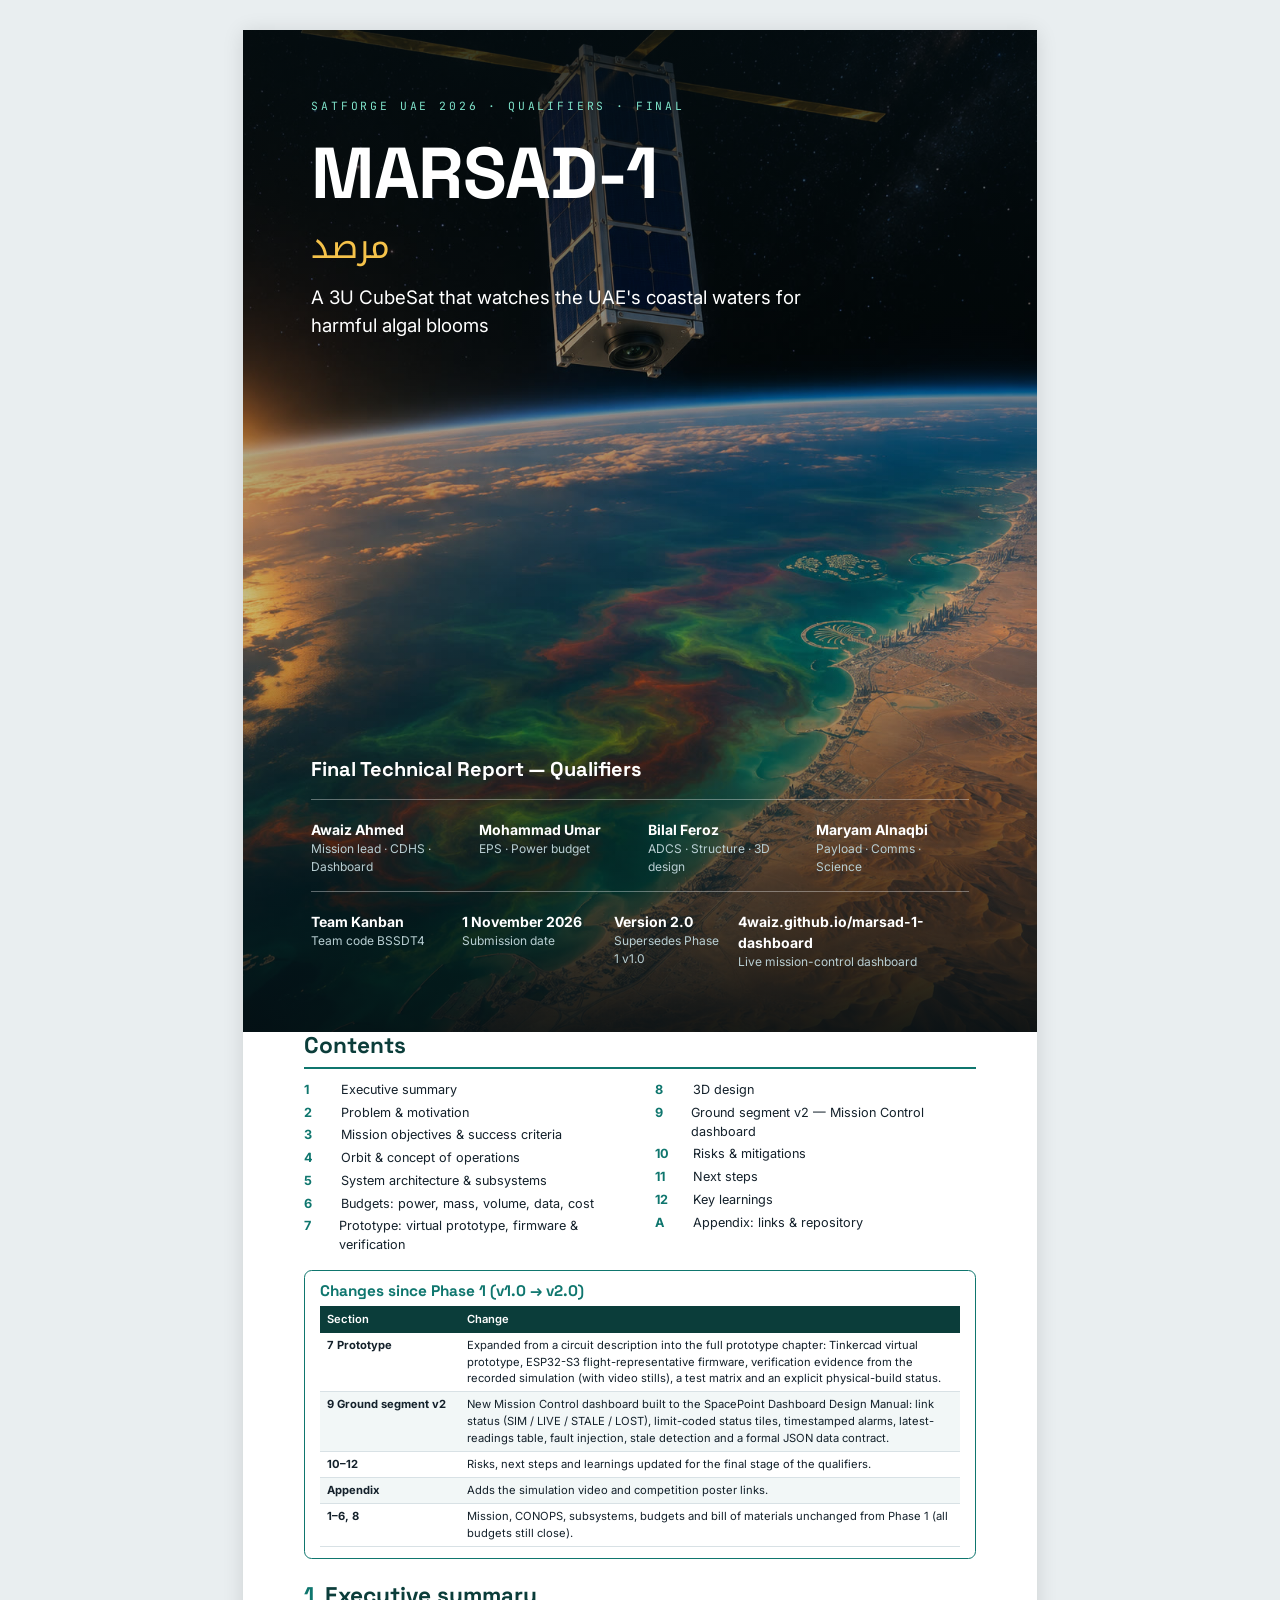
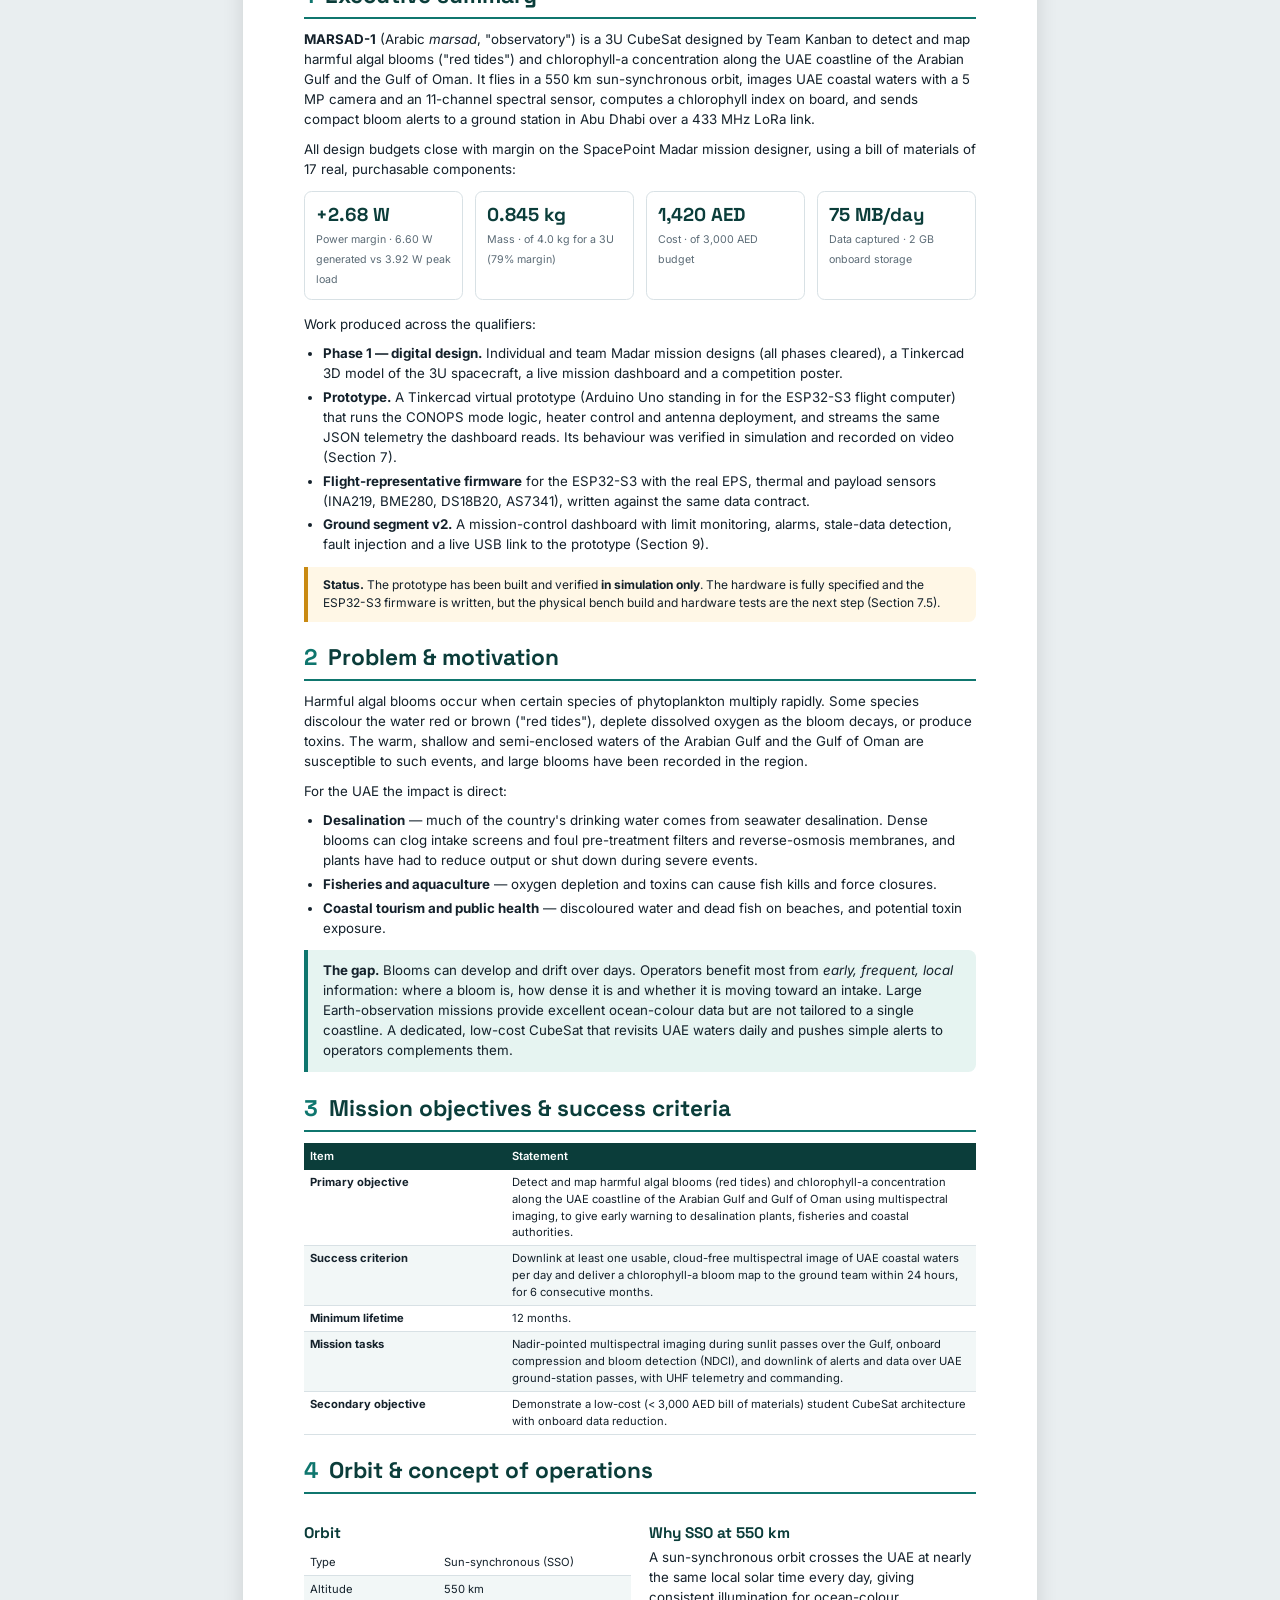
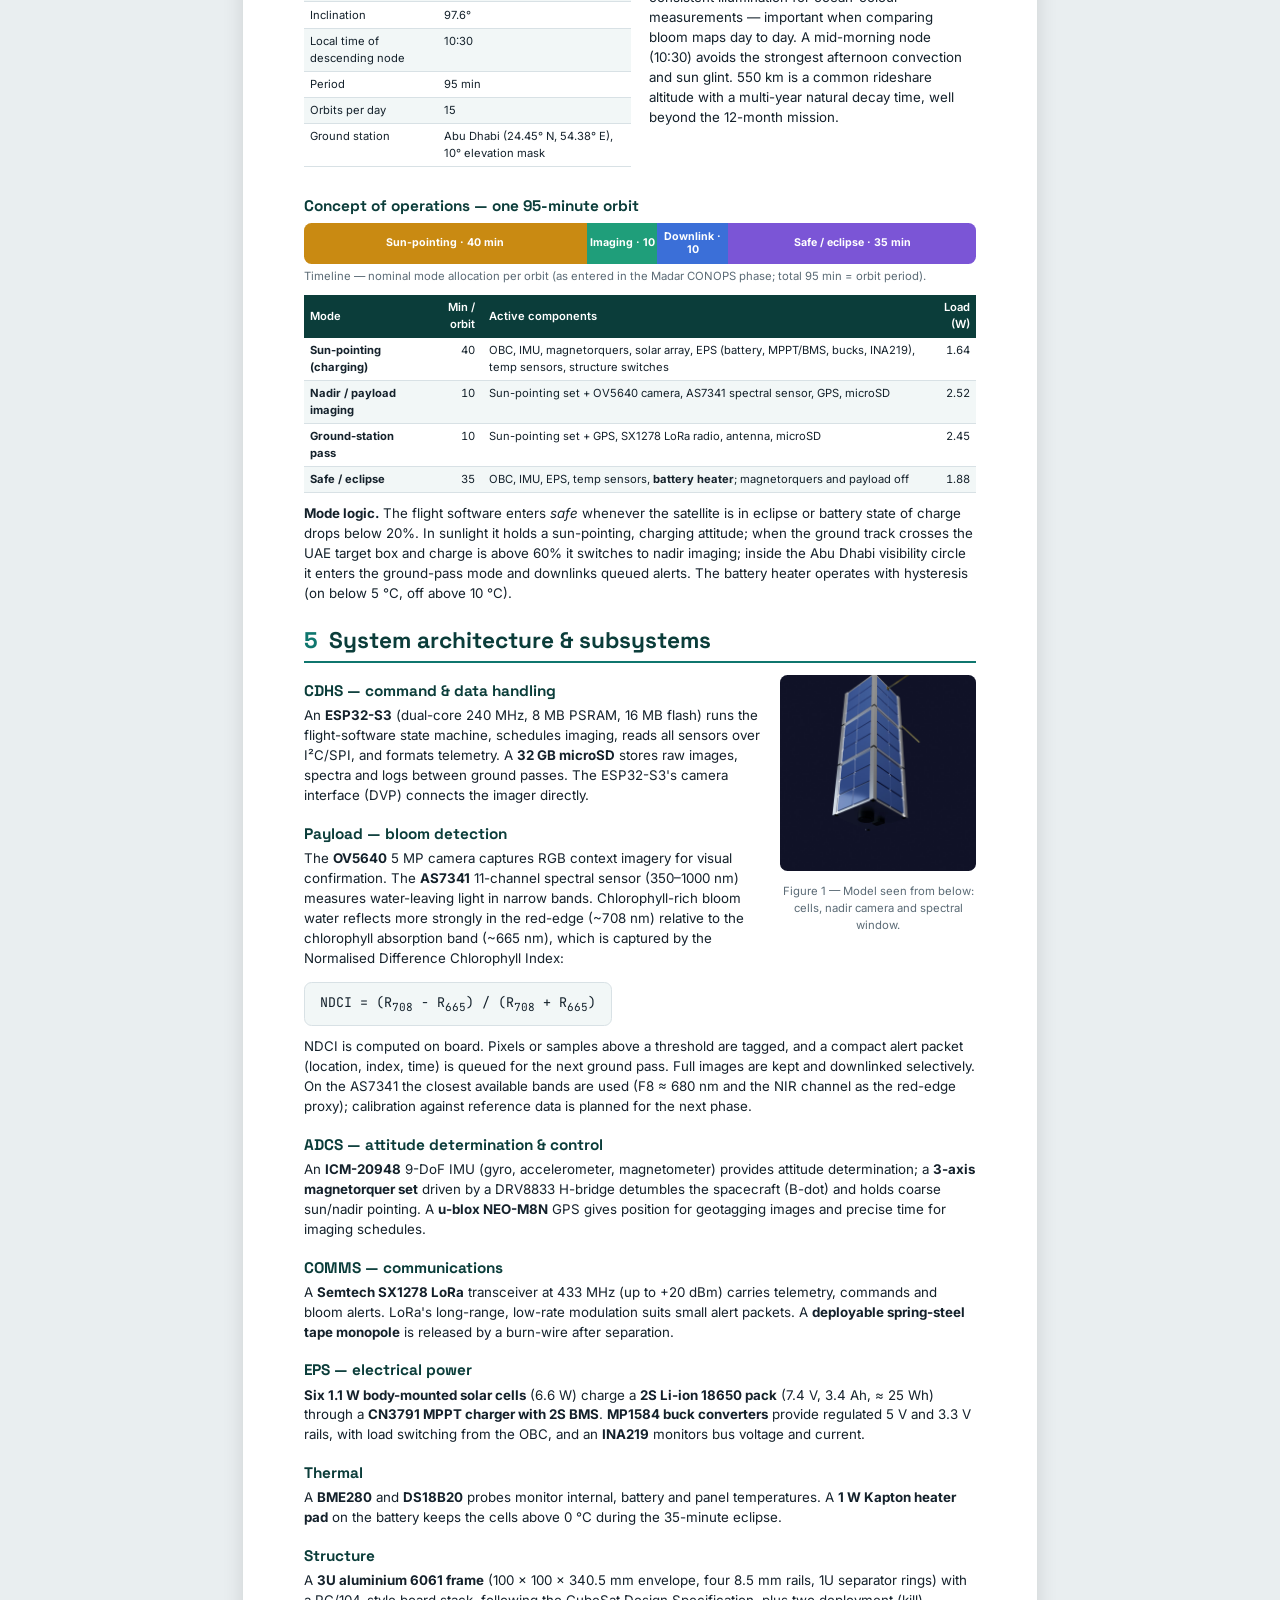
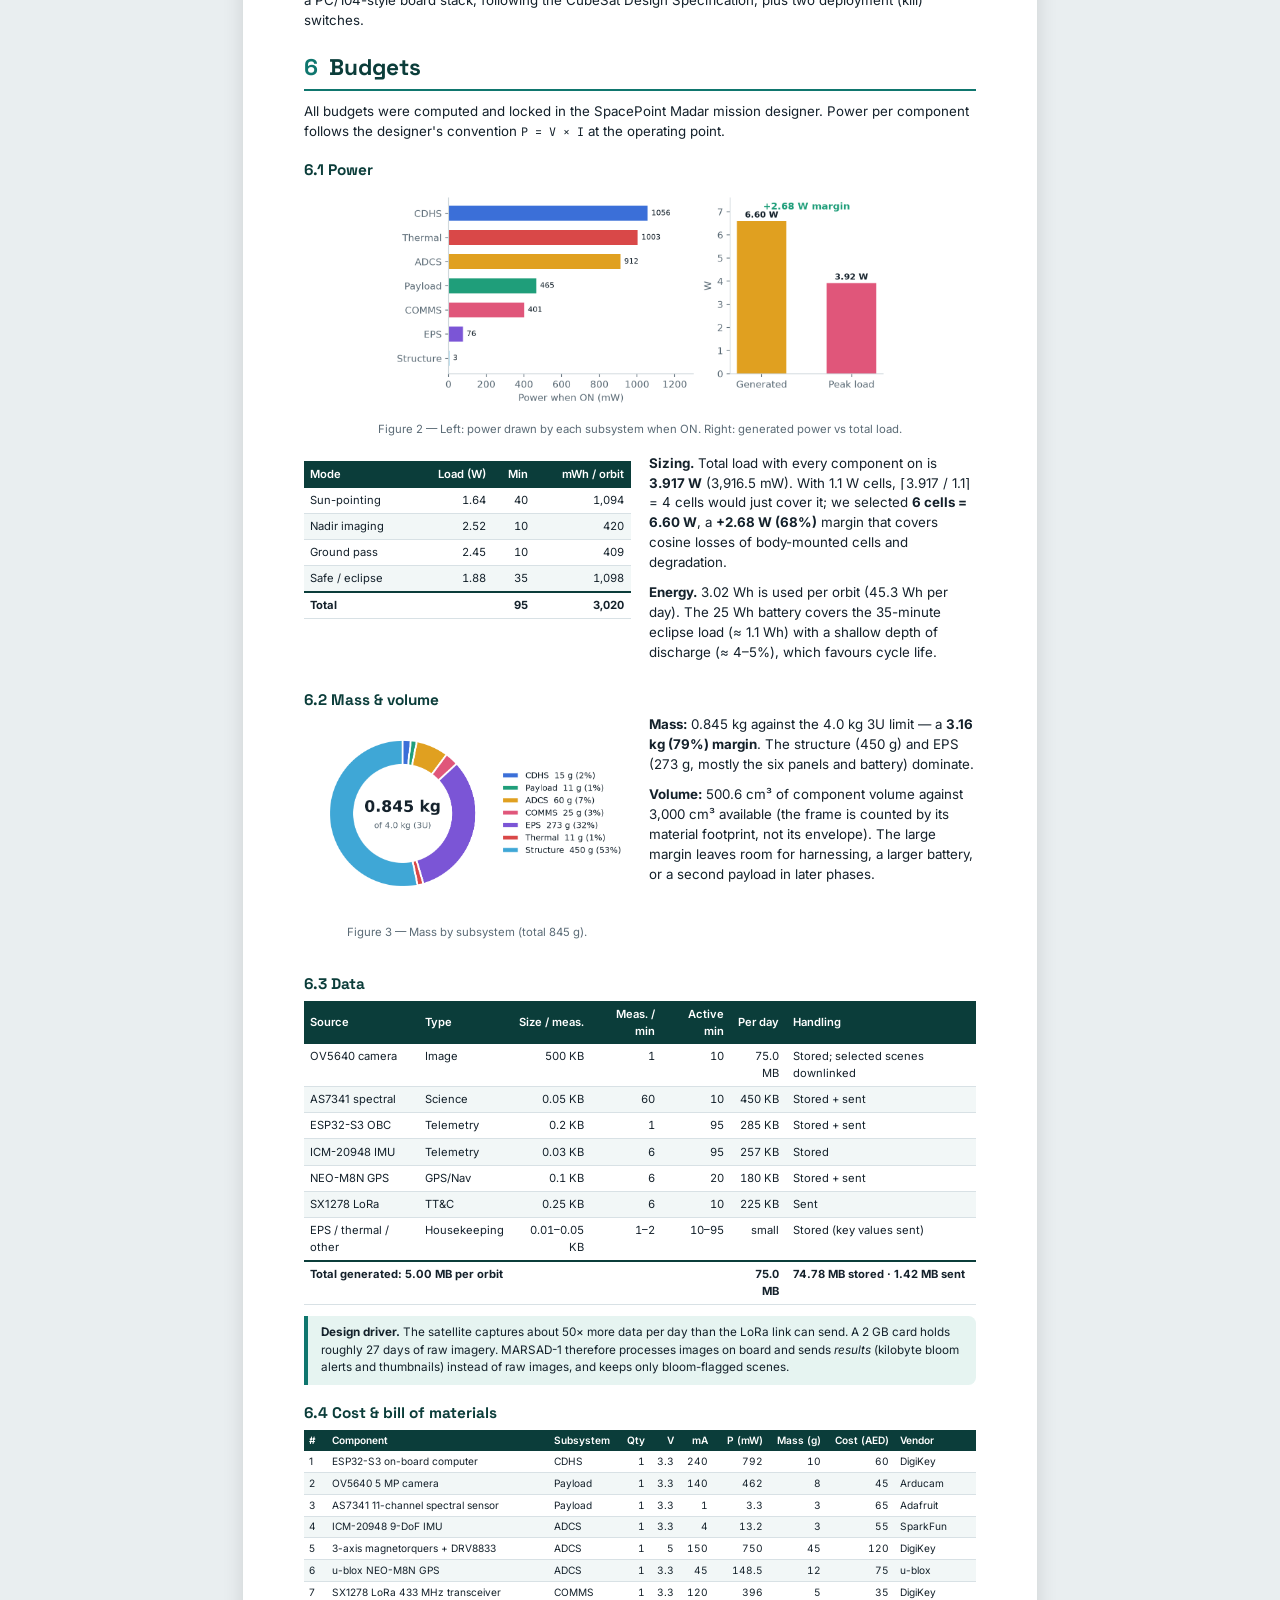
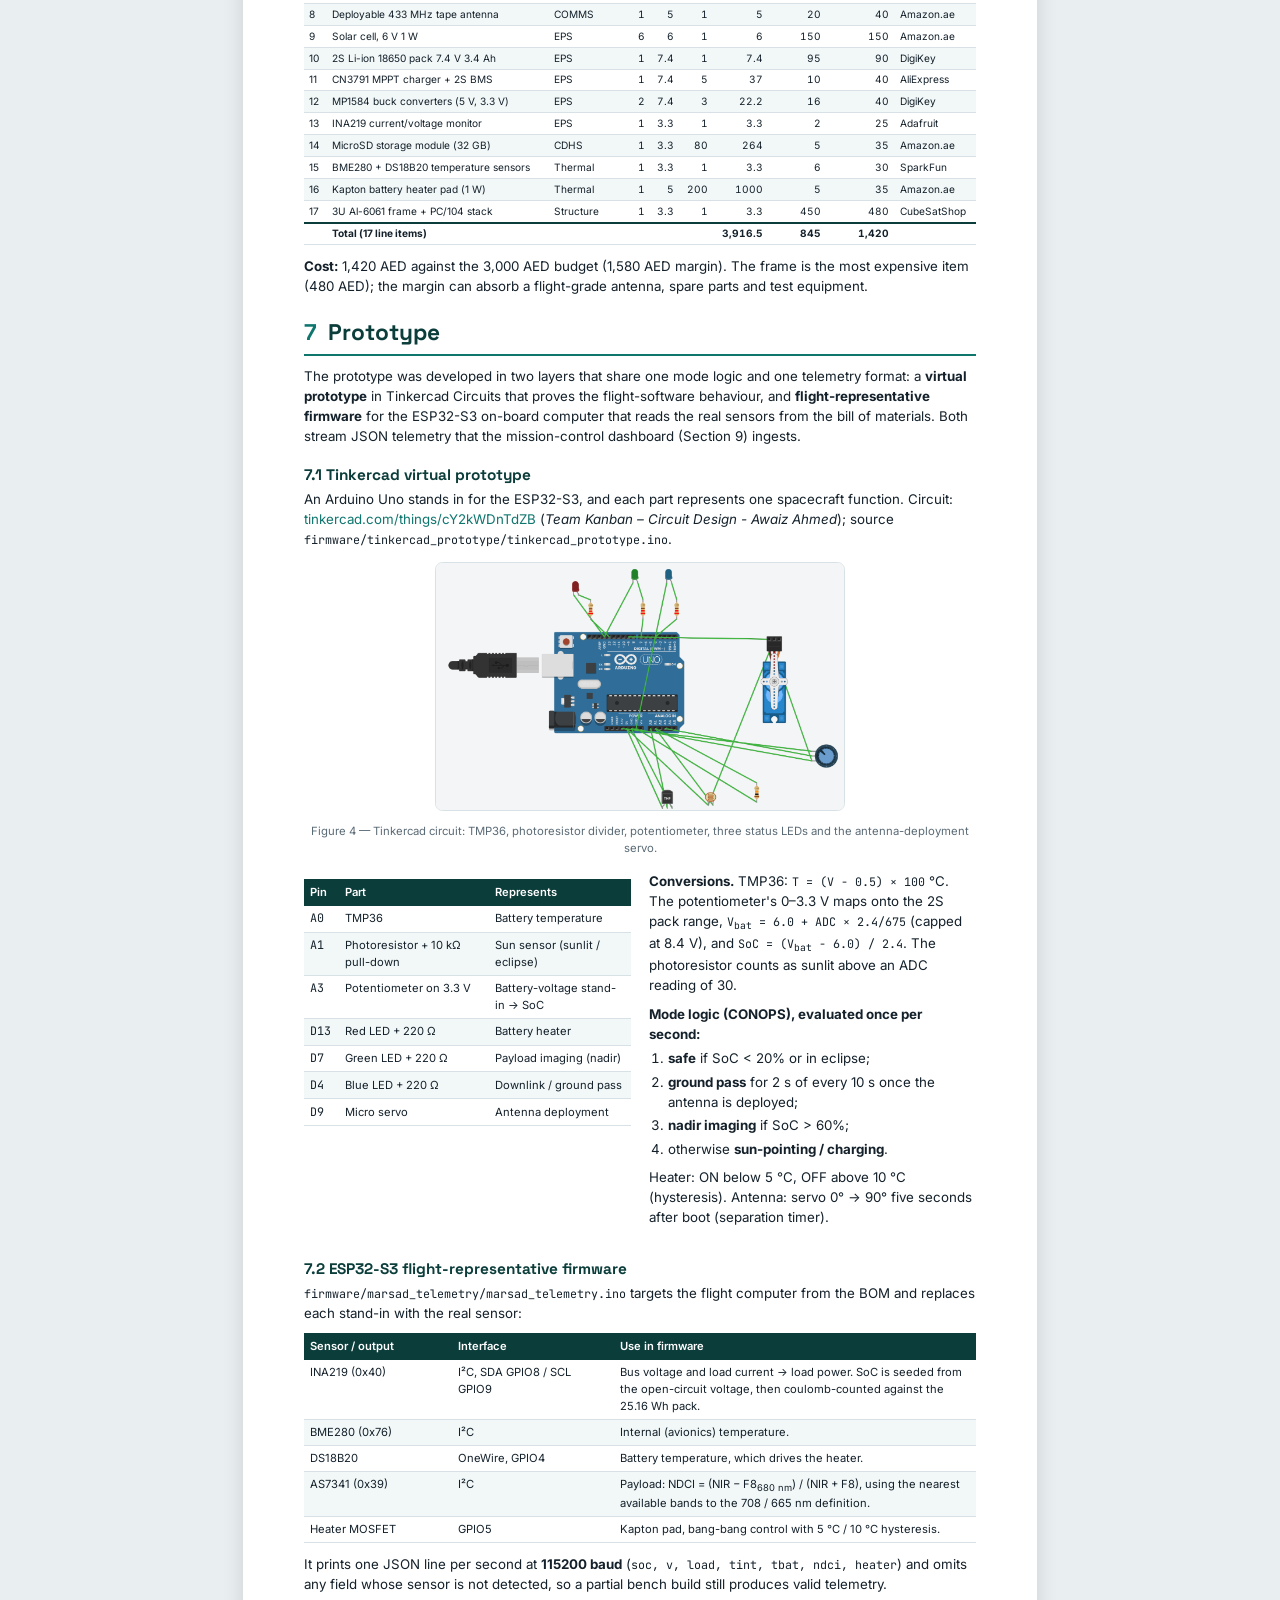
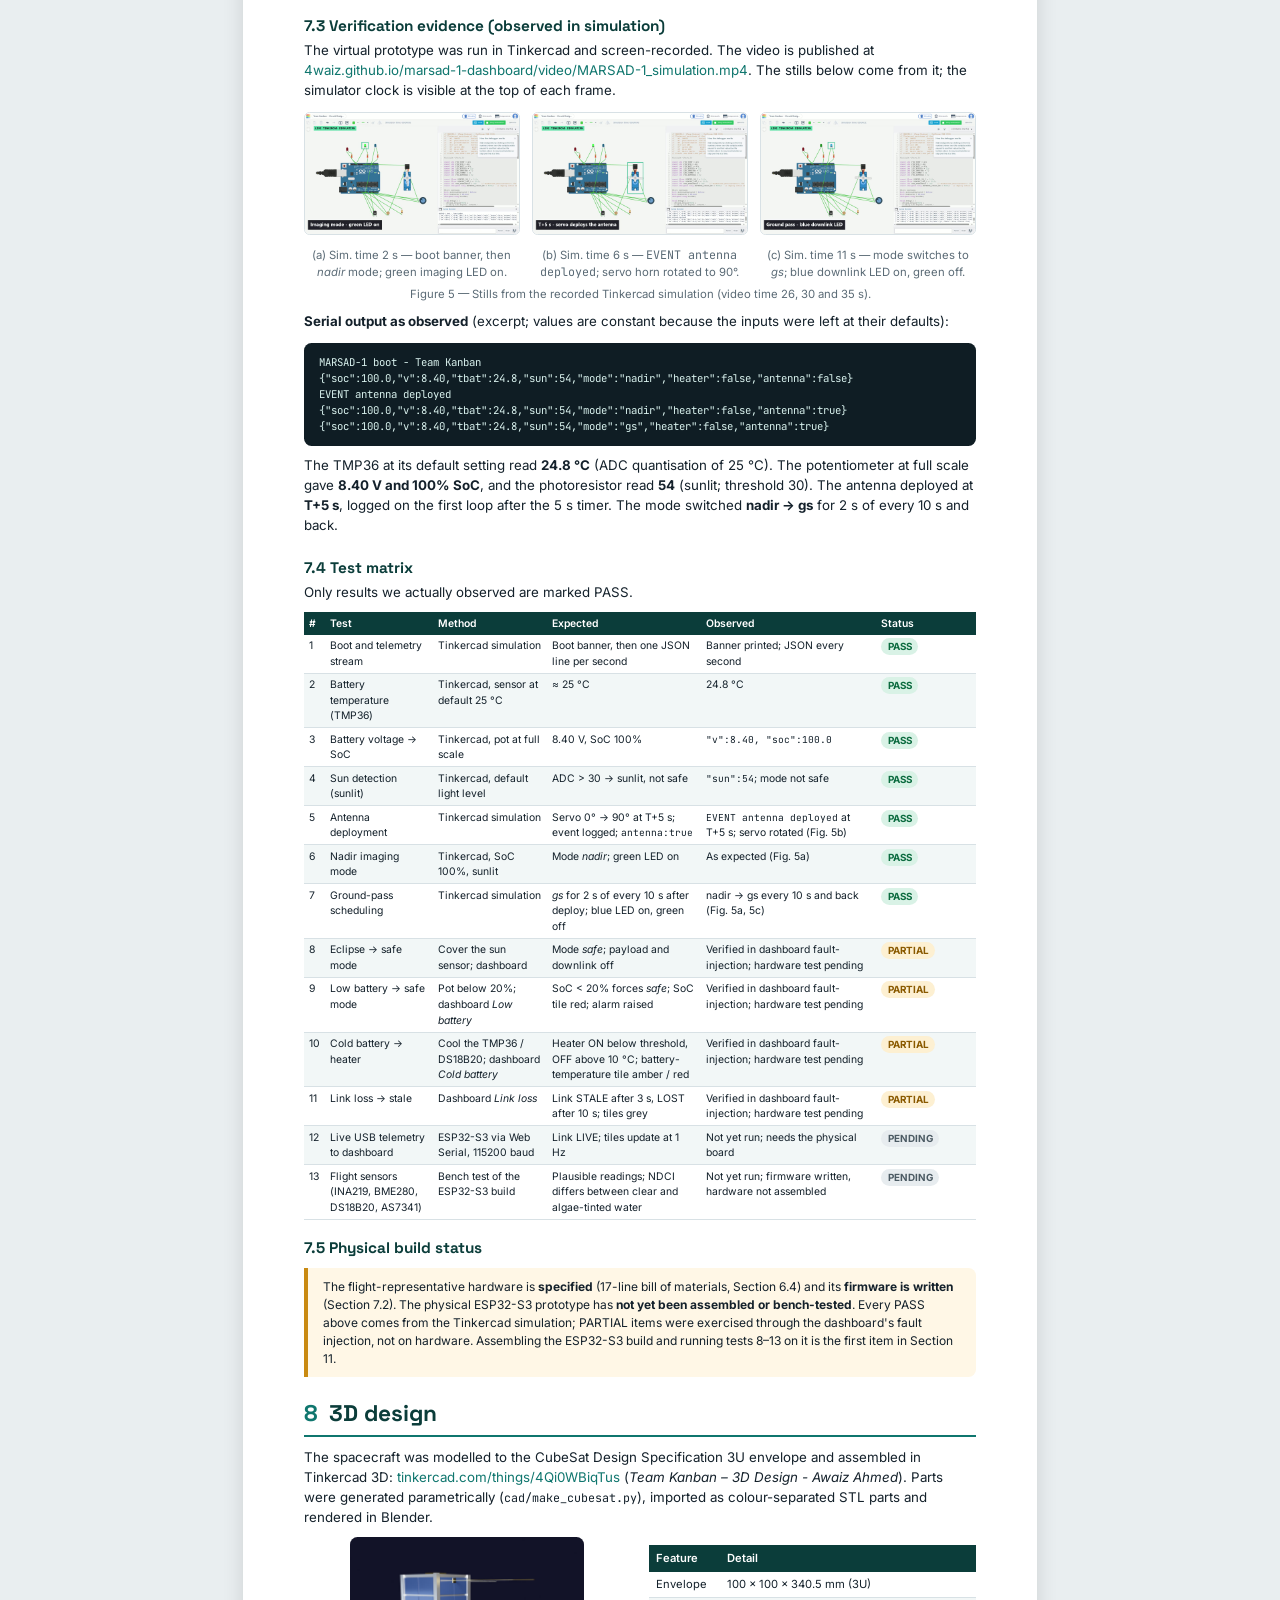
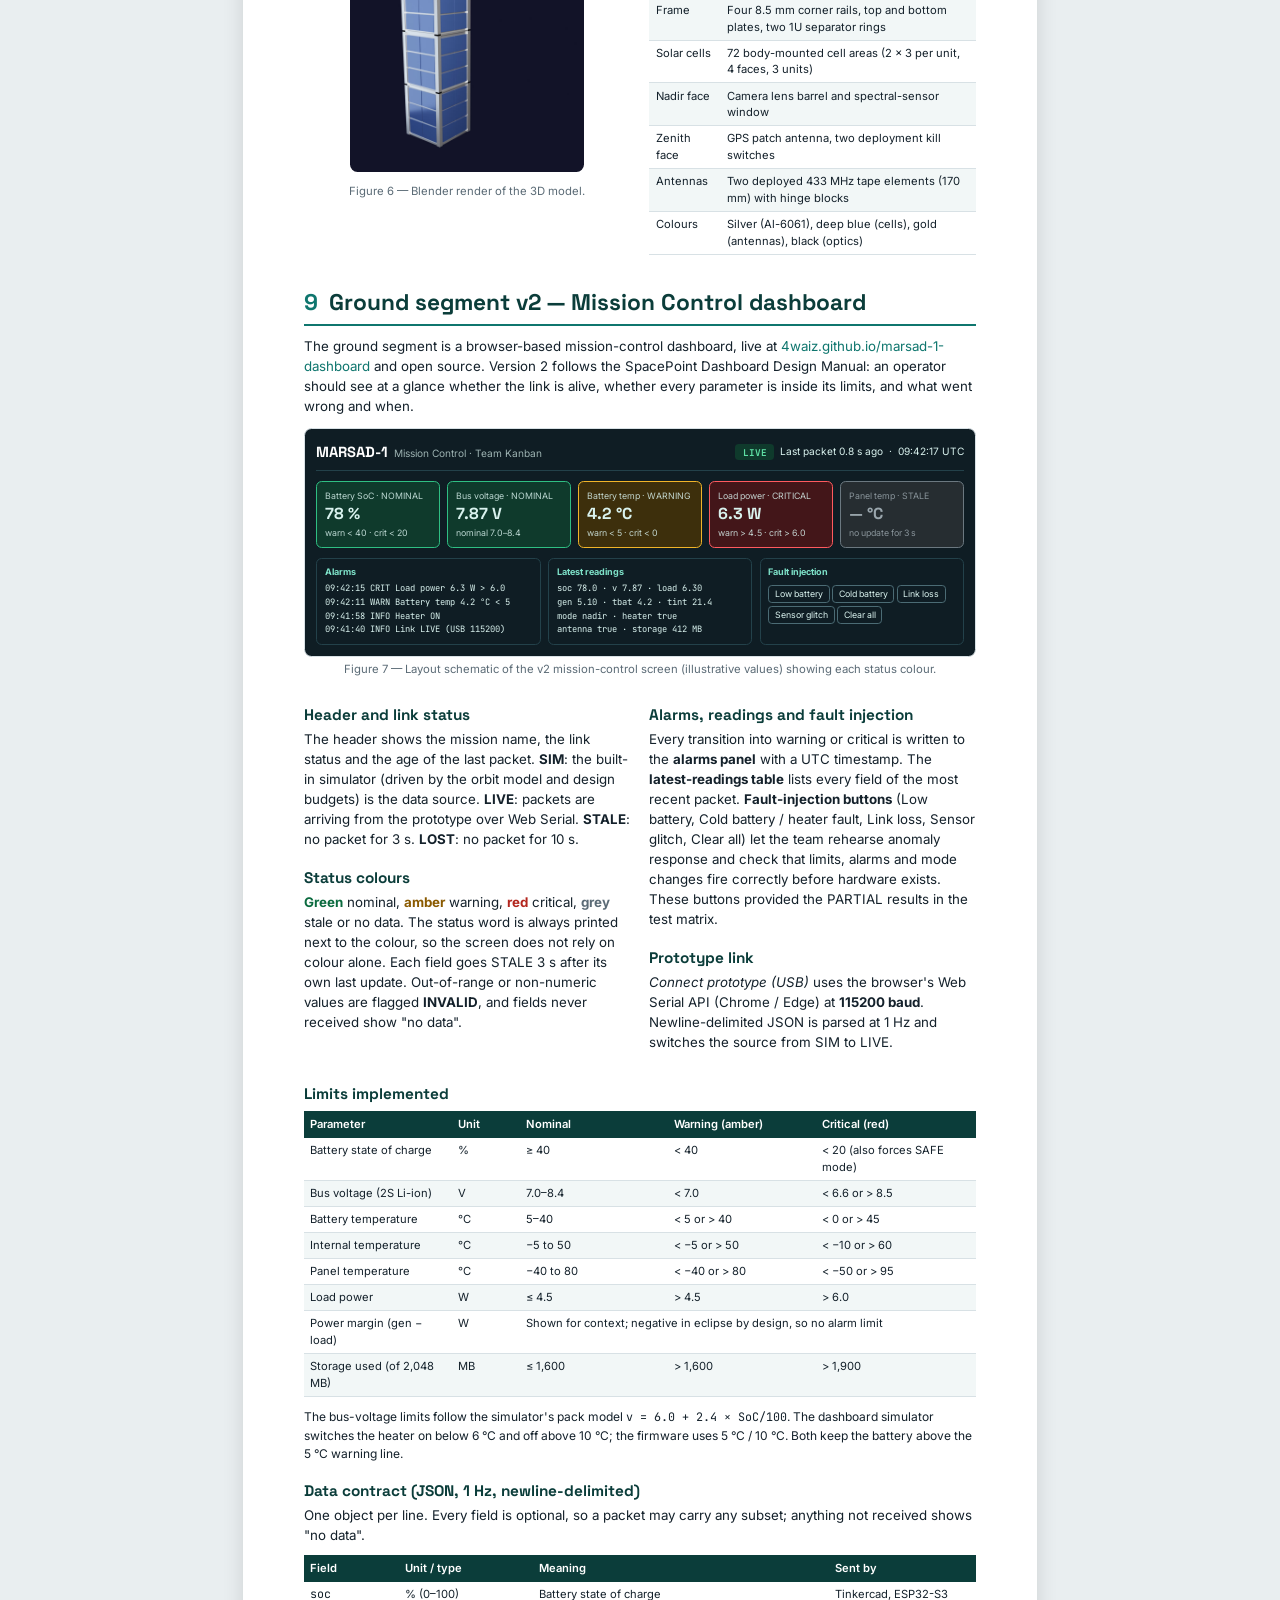
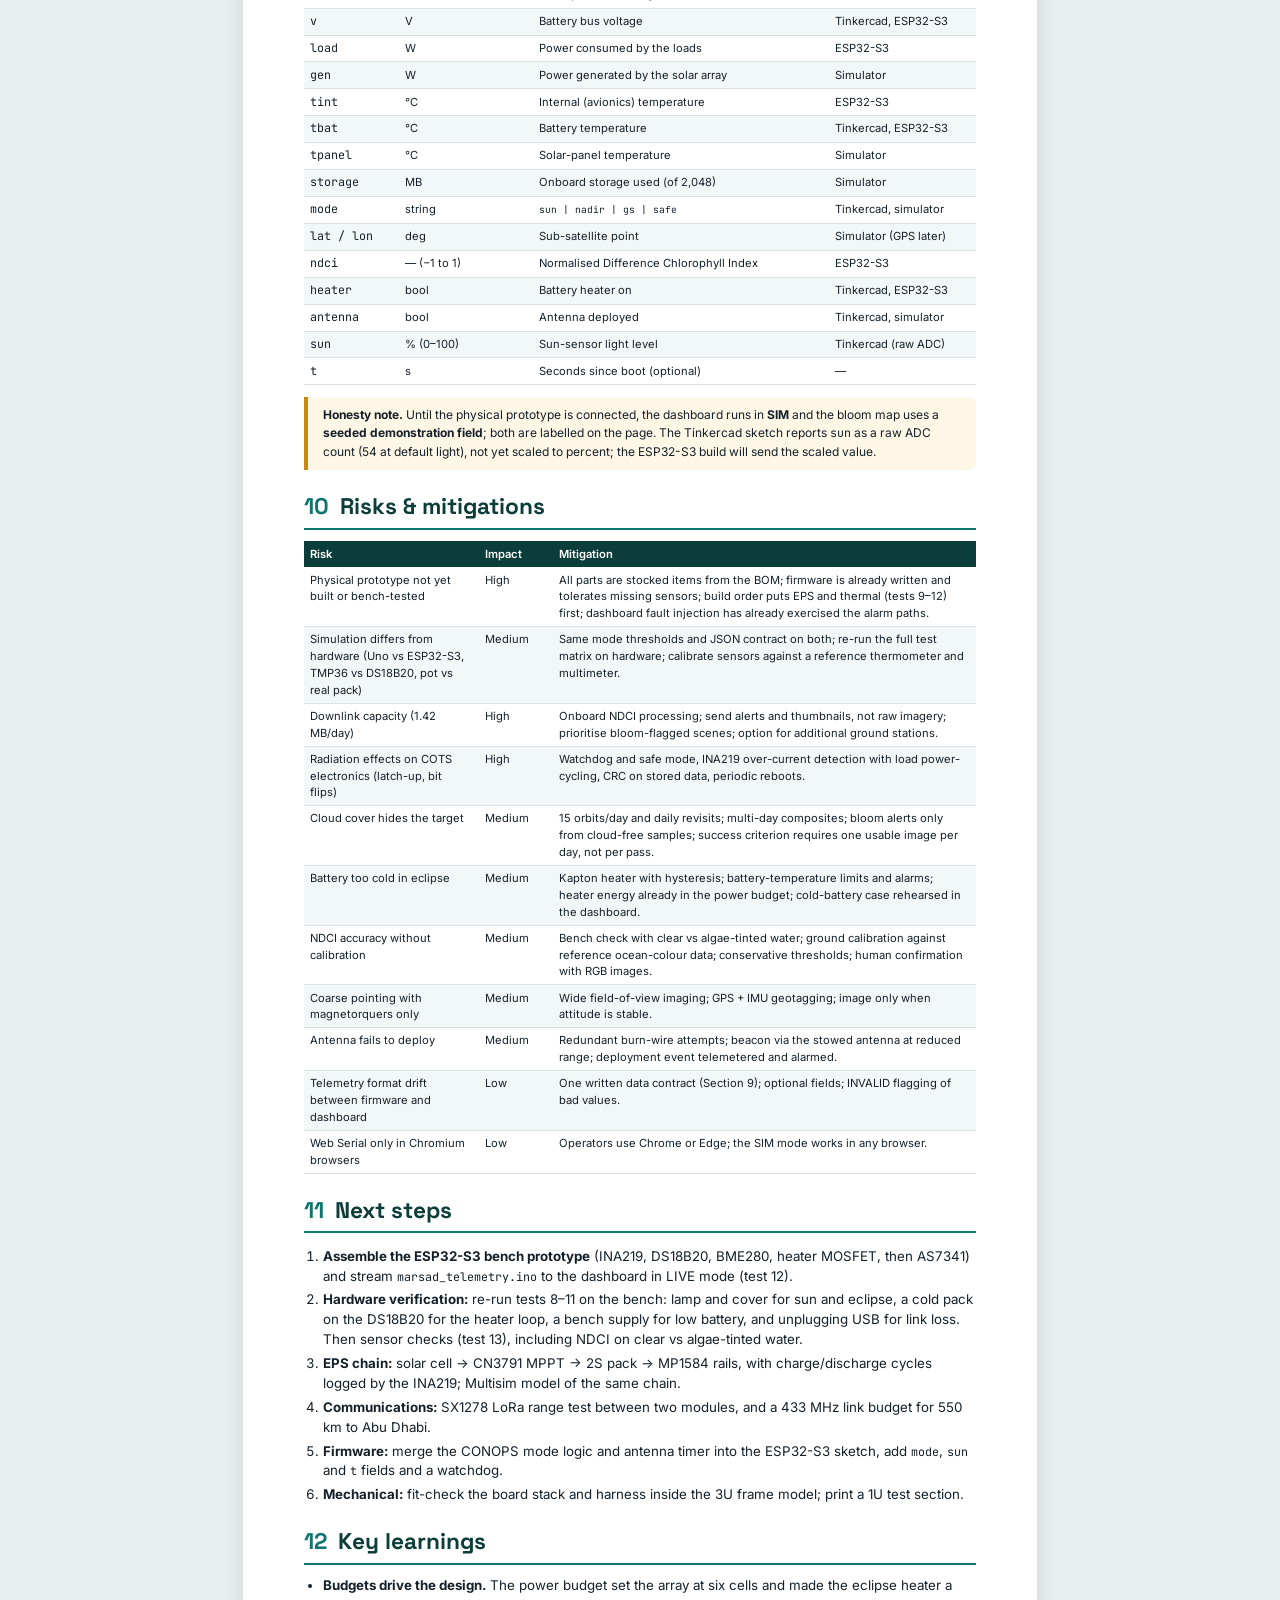
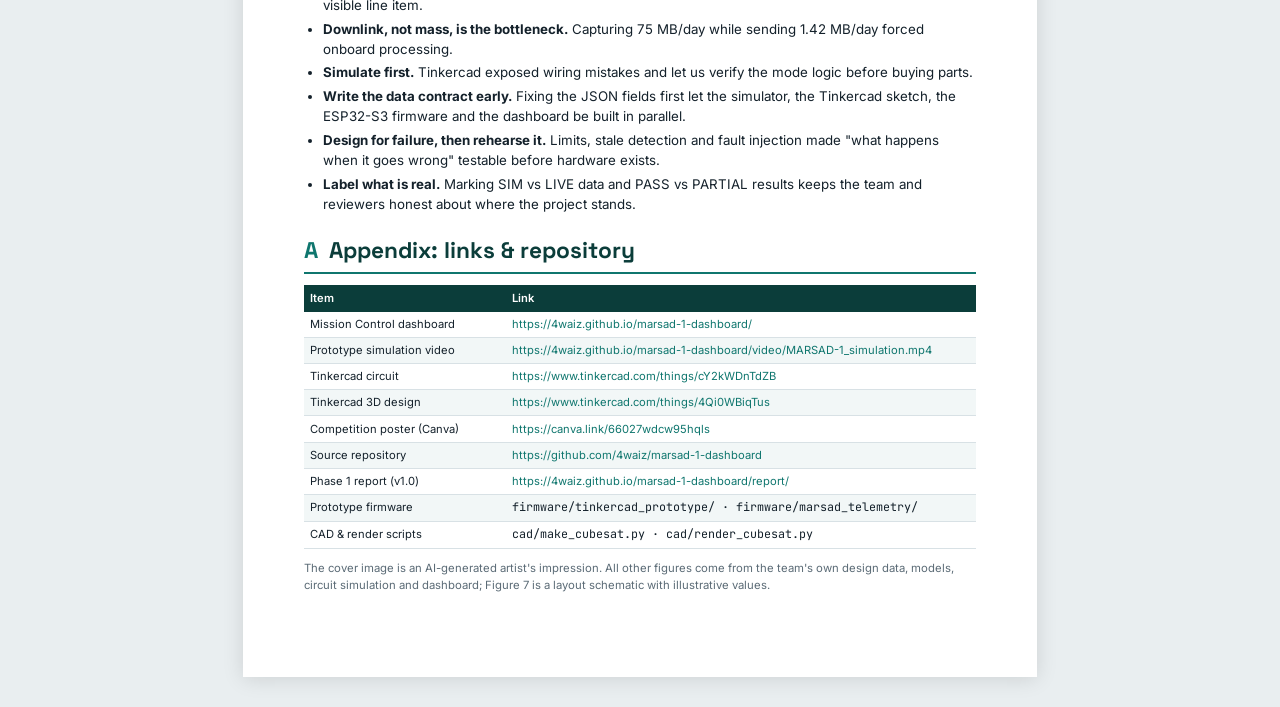
<file: report/final/index.html>
<!doctype html>
<html lang="en">
<head>
<meta charset="utf-8" />
<meta name="viewport" content="width=device-width, initial-scale=1" />
<title>MARSAD-1 Final Technical Report</title>
<meta name="description" content="SatForge UAE 2026 Qualifiers final technical report (v2.0) for MARSAD-1, Team Kanban's 3U CubeSat for harmful algal bloom monitoring: design, prototype, verification and mission-control dashboard." />
<link rel="preconnect" href="https://fonts.googleapis.com" />
<link href="https://fonts.googleapis.com/css2?family=Space+Grotesk:wght@500;700&family=Inter:wght@400;500;600;700&family=JetBrains+Mono:wght@500&family=Noto+Kufi+Arabic:wght@600&display=swap" rel="stylesheet" />
<style>
  :root {
    --ink: #14212b; --muted: #5b6b76; --line: #d8e1e5; --soft: #f2f7f7;
    --teal: #0f766e; --deep: #0b3d3a; --amber: #c98a12; --accent-bg: #e6f4f1;
  }
  @page { size: A4; margin: 15mm 15mm 16mm; }
  @page :first { margin: 0; }
  * { box-sizing: border-box; }
  html { background: #e9eef0; }
  body { margin: 0; font-family: Inter, system-ui, sans-serif; font-size: 10pt; line-height: 1.5; color: var(--ink); background: #e9eef0; }
  .doc { max-width: 210mm; margin: 0 auto; background: white; padding: 16mm; }
  h1, h2, h3 { font-family: "Space Grotesk", sans-serif; color: var(--deep); line-height: 1.2; }
  h2 { font-size: 17pt; margin: 0 0 3mm; padding-bottom: 2mm; border-bottom: 2px solid var(--teal); break-after: avoid; }
  h2 .num { color: var(--teal); margin-right: 3mm; }
  h3 { font-size: 11.5pt; margin: 5mm 0 1.5mm; break-after: avoid; }
  p { margin: 0 0 2.5mm; }
  ul { margin: 0 0 3mm; padding-left: 5mm; } li { margin-bottom: 1mm; }
  section { margin-bottom: 6mm; }
  .break { break-before: page; }
  .mono { font-family: "JetBrains Mono", monospace; font-size: 8.8pt; }
  a { color: var(--teal); text-decoration: none; }
  table { width: 100%; border-collapse: collapse; margin: 2mm 0 3mm; font-size: 8.4pt; break-inside: auto; }
  thead { display: table-header-group; }
  tr { break-inside: avoid; }
  th { background: var(--deep); color: white; text-align: left; font-weight: 600; padding: 1.3mm 1.8mm; }
  td { padding: 1.1mm 1.8mm; border-bottom: 1px solid var(--line); vertical-align: top; }
  tbody tr:nth-child(even) td { background: var(--soft); }
  td.n, th.n { text-align: right; font-variant-numeric: tabular-nums; }
  table.bom { font-size: 7.6pt; } table.bom td, table.bom th { padding: 0.75mm 1.4mm; }
  tfoot td { font-weight: 700; border-top: 2px solid var(--deep); background: white !important; }
  figure { margin: 3mm 0 4mm; text-align: center; break-inside: avoid; }
  figure img { max-width: 100%; border-radius: 2mm; }
  figcaption { font-size: 8.5pt; color: var(--muted); margin-top: 1.5mm; }
  .callout { background: var(--accent-bg); border-left: 4px solid var(--teal); padding: 3mm 4mm; border-radius: 0 2mm 2mm 0; margin: 3mm 0; break-inside: avoid; }
  .note { background: #fff7e6; border-left: 4px solid var(--amber); padding: 2.5mm 4mm; border-radius: 0 2mm 2mm 0; margin: 3mm 0; font-size: 9pt; break-inside: avoid; }
  .kpis { display: grid; grid-template-columns: repeat(4, 1fr); gap: 3mm; margin: 3mm 0 4mm; break-inside: avoid; }
  .kpi { border: 1px solid var(--line); border-radius: 2mm; padding: 2.5mm 3mm; }
  .kpi b { display: block; font-family: "Space Grotesk"; font-size: 14pt; color: var(--deep); }
  .kpi span { font-size: 8pt; color: var(--muted); }
  .two { display: grid; grid-template-columns: 1fr 1fr; gap: 5mm; align-items: start; }
  .timeline { display: flex; height: 11mm; border-radius: 2mm; overflow: hidden; font-size: 8pt; font-weight: 700; color: white; margin: 2mm 0 1mm; break-inside: avoid; }
  .timeline div { display: flex; align-items: center; justify-content: center; text-align: center; line-height: 1.15; }
  .formula { font-family: "JetBrains Mono", monospace; background: var(--soft); border: 1px solid var(--line); padding: 2.5mm 4mm; border-radius: 2mm; display: inline-block; margin: 1mm 0 3mm; }
  pre { font-family: "JetBrains Mono", monospace; font-size: 8pt; background: #0f1d24; color: #d9f2ee; padding: 3mm 4mm; border-radius: 2mm; white-space: pre-wrap; break-inside: avoid; }

  /* cover */
  .cover { position: relative; height: 265mm; margin: -16mm -16mm 0; color: white; overflow: hidden; break-after: page;
           background: #071618 url(hero_chatgpt.jpg) center 35% / cover; }
  .cover::before { content: ""; position: absolute; inset: 0; background: linear-gradient(180deg, rgba(4,14,18,.82) 0%, rgba(4,14,18,.35) 38%, rgba(4,14,18,.2) 60%, rgba(4,14,18,.92) 100%); }
  .cover > * { position: relative; }
  .cover .top { padding: 18mm 18mm 0; }
  .cover .tag { font-family: "JetBrains Mono"; font-size: 8.5pt; letter-spacing: .25em; color: #7ee2c9; }
  .cover h1 { color: white; font-size: 54pt; margin: 4mm 0 0; letter-spacing: -.02em; }
  .cover .ar { font-family: "Noto Kufi Arabic"; font-size: 26pt; color: #f5c24a; margin-top: 1mm; }
  .cover .sub { font-size: 14pt; max-width: 130mm; margin-top: 3mm; }
  .cover .bottom { position: absolute; left: 18mm; right: 18mm; bottom: 16mm; }
  .cover .doc-title { font-family: "Space Grotesk"; font-size: 15pt; font-weight: 700; }
  .cover .meta { display: grid; grid-template-columns: repeat(4, 1fr); gap: 4mm; margin-top: 5mm; font-size: 9pt; }
  .cover .meta b { display: block; font-size: 10.5pt; }
  .cover .meta span { color: #b9cfd3; }
  .cover .line { height: 1px; background: rgba(255,255,255,.35); margin: 4mm 0; }

  .toc { columns: 2; column-gap: 8mm; font-size: 9.5pt; padding-left: 0; list-style: none; }
  .toc li { display: flex; gap: 2mm; } .toc li b { color: var(--teal); width: 8mm; }

  /* final report additions */
  .changes { border: 1px solid var(--teal); border-radius: 2mm; padding: 3mm 4mm 1mm; margin: 4mm 0; break-inside: avoid; }
  .changes h3 { margin: 0 0 1.5mm; color: var(--teal); }
  .changes table { margin: 0 0 2mm; }
  .pill { display: inline-block; font-size: 7.4pt; font-weight: 700; padding: .3mm 1.8mm; border-radius: 10mm; white-space: nowrap; }
  .pass { background: #d9f2e6; color: #0b6b3f; } .partial { background: #fdf0d2; color: #8a5a00; } .pending { background: #e7ecef; color: #4b5a63; }
  .frames { display: grid; grid-template-columns: 1fr 1fr; gap: 3mm; margin: 3mm 0 1mm; }
  .frames figure { margin: 0; }
  .frames img { border: 1px solid var(--line); border-radius: 1.5mm; }
  table.tm { font-size: 7.8pt; } table.tm .mono, td .mono { font-size: 7.2pt; } table.tm td, table.tm th { padding: .9mm 1.4mm; }
  .mock { border: 1px solid var(--line); border-radius: 2mm; background: #0f1d24; color: #d9f2ee; padding: 3mm; font-size: 7.6pt; break-inside: avoid; margin: 3mm 0 1mm; }
  .mock .hdr { display: flex; justify-content: space-between; align-items: center; border-bottom: 1px solid #23414a; padding-bottom: 2mm; margin-bottom: 2.5mm; }
  .mock .hdr b { font-family: "Space Grotesk"; font-size: 11pt; color: white; }
  .mock .tag { font-family: "JetBrains Mono"; font-size: 7pt; padding: .4mm 2mm; border-radius: 1mm; font-weight: 700; }
  .mock .tiles { display: grid; grid-template-columns: repeat(5, 1fr); gap: 2mm; }
  .mock .tile { border-radius: 1.5mm; padding: 2mm; border: 1px solid; }
  .mock .tile span { display: block; font-size: 6.6pt; opacity: .85; }
  .mock .tile b { display: block; font-family: "Space Grotesk"; font-size: 12pt; }
  .t-ok { background: #0f3a2c; border-color: #2fbf83 !important; } .t-warn { background: #3d2f0c; border-color: #f0b429 !important; }
  .t-crit { background: #431619; border-color: #ff5a5f !important; } .t-stale { background: #262d31; border-color: #6b7880 !important; color: #9aa6ad; }
  .mock .lower { display: grid; grid-template-columns: 1.1fr 1fr 1fr; gap: 2mm; margin-top: 2.5mm; }
  .mock .panel { border: 1px solid #23414a; border-radius: 1.5mm; padding: 1.8mm 2mm; font-family: "JetBrains Mono"; font-size: 6.6pt; line-height: 1.55; }
  .mock .panel i { font-style: normal; color: #7ee2c9; font-family: Inter; font-weight: 700; font-size: 6.8pt; display: block; margin-bottom: .8mm; }
  .mock .btn { display: inline-block; border: 1px solid #4b6b74; border-radius: 1mm; padding: .4mm 1.5mm; margin: .6mm .6mm 0 0; font-family: Inter; }
  .mock, .tile, .pill, th { -webkit-print-color-adjust: exact; print-color-adjust: exact; }

  @media screen { .doc { box-shadow: 0 2px 20px rgba(0,0,0,.12); margin: 8mm auto; } }
  @media print { html, body { background: white; } .doc { padding: 0; max-width: none; } .cover { margin: 0; height: 297mm; } }
</style>
</head>
<body>
<div class="doc">

<!-- ============ COVER ============ -->
<div class="cover">
  <div class="top">
    <div class="tag">SATFORGE UAE 2026 · QUALIFIERS · FINAL</div>
    <h1>MARSAD-1</h1>
    <div class="ar">مرصد</div>
    <div class="sub">A 3U CubeSat that watches the UAE's coastal waters for harmful algal blooms</div>
  </div>
  <div class="bottom">
    <div class="doc-title">Final Technical Report — Qualifiers</div>
    <div class="line"></div>
    <div class="meta">
      <div><b>Awaiz Ahmed</b><span>Mission lead · CDHS · Dashboard</span></div>
      <div><b>Mohammad Umar</b><span>EPS · Power budget</span></div>
      <div><b>Bilal Feroz</b><span>ADCS · Structure · 3D design</span></div>
      <div><b>Maryam Alnaqbi</b><span>Payload · Comms · Science</span></div>
    </div>
    <div class="line"></div>
    <div class="meta" style="grid-template-columns: 1fr 1fr 0.8fr 1.7fr">
      <div><b>Team Kanban</b><span>Team code BSSDT4</span></div>
      <div><b>1 November 2026</b><span>Submission date</span></div>
      <div><b>Version 2.0</b><span>Supersedes Phase 1 v1.0</span></div>
      <div><b>4waiz.github.io/marsad-1-dashboard</b><span>Live mission-control dashboard</span></div>
    </div>
  </div>
</div>

<!-- ============ CONTENTS + CHANGES ============ -->
<section>
  <h2>Contents</h2>
  <ul class="toc">
    <li><b>1</b>Executive summary</li>
    <li><b>2</b>Problem &amp; motivation</li>
    <li><b>3</b>Mission objectives &amp; success criteria</li>
    <li><b>4</b>Orbit &amp; concept of operations</li>
    <li><b>5</b>System architecture &amp; subsystems</li>
    <li><b>6</b>Budgets: power, mass, volume, data, cost</li>
    <li><b>7</b>Prototype: virtual prototype, firmware &amp; verification</li>
    <li><b>8</b>3D design</li>
    <li><b>9</b>Ground segment v2 — Mission Control dashboard</li>
    <li><b>10</b>Risks &amp; mitigations</li>
    <li><b>11</b>Next steps</li>
    <li><b>12</b>Key learnings</li>
    <li><b>A</b>Appendix: links &amp; repository</li>
  </ul>

  <div class="changes">
    <h3>Changes since Phase 1 (v1.0 → v2.0)</h3>
    <table>
      <thead><tr><th style="width:22%">Section</th><th>Change</th></tr></thead>
      <tbody>
        <tr><td><b>7 Prototype</b></td><td>Expanded from a circuit description into the full prototype chapter: Tinkercad virtual prototype, ESP32-S3 flight-representative firmware, verification evidence from the recorded simulation (with video stills), a test matrix and an explicit physical-build status.</td></tr>
        <tr><td><b>9 Ground segment v2</b></td><td>New Mission Control dashboard built to the SpacePoint Dashboard Design Manual: link status (SIM / LIVE / STALE / LOST), limit-coded status tiles, timestamped alarms, latest-readings table, fault injection, stale detection and a formal JSON data contract.</td></tr>
        <tr><td><b>10–12</b></td><td>Risks, next steps and learnings updated for the final stage of the qualifiers.</td></tr>
        <tr><td><b>Appendix</b></td><td>Adds the simulation video and competition poster links.</td></tr>
        <tr><td><b>1–6, 8</b></td><td>Mission, CONOPS, subsystems, budgets and bill of materials unchanged from Phase 1 (all budgets still close).</td></tr>
      </tbody>
    </table>
  </div>
</section>

<section class="break">
  <h2><span class="num">1</span>Executive summary</h2>
  <p><b>MARSAD-1</b> (Arabic <i>marsad</i>, "observatory") is a 3U CubeSat designed by Team Kanban to detect and map harmful algal blooms ("red tides") and chlorophyll-a concentration along the UAE coastline of the Arabian Gulf and the Gulf of Oman. It flies in a 550 km sun-synchronous orbit, images UAE coastal waters with a 5 MP camera and an 11-channel spectral sensor, computes a chlorophyll index on board, and sends compact bloom alerts to a ground station in Abu Dhabi over a 433 MHz LoRa link.</p>
  <p>All design budgets close with margin on the SpacePoint Madar mission designer, using a bill of materials of 17 real, purchasable components:</p>
  <div class="kpis">
    <div class="kpi"><b>+2.68 W</b><span>Power margin · 6.60 W generated vs 3.92 W peak load</span></div>
    <div class="kpi"><b>0.845 kg</b><span>Mass · of 4.0 kg for a 3U (79% margin)</span></div>
    <div class="kpi"><b>1,420 AED</b><span>Cost · of 3,000 AED budget</span></div>
    <div class="kpi"><b>75 MB/day</b><span>Data captured · 2 GB onboard storage</span></div>
  </div>
  <p>Work produced across the qualifiers:</p>
  <ul>
    <li><b>Phase 1 — digital design.</b> Individual and team Madar mission designs (all phases cleared), a Tinkercad 3D model of the 3U spacecraft, a live mission dashboard and a competition poster.</li>
    <li><b>Prototype.</b> A Tinkercad virtual prototype (Arduino Uno standing in for the ESP32-S3 flight computer) that runs the CONOPS mode logic, heater control and antenna deployment, and streams the same JSON telemetry the dashboard reads. Its behaviour was verified in simulation and recorded on video (Section 7).</li>
    <li><b>Flight-representative firmware</b> for the ESP32-S3 with the real EPS, thermal and payload sensors (INA219, BME280, DS18B20, AS7341), written against the same data contract.</li>
    <li><b>Ground segment v2.</b> A mission-control dashboard with limit monitoring, alarms, stale-data detection, fault injection and a live USB link to the prototype (Section 9).</li>
  </ul>
  <div class="note"><b>Status.</b> The prototype has been built and verified <b>in simulation only</b>. The hardware is fully specified and the ESP32-S3 firmware is written, but the physical bench build and hardware tests are the next step (Section 7.5).</div>
</section>

<!-- ============ 2 PROBLEM ============ -->
<section class="break">
  <h2><span class="num">2</span>Problem &amp; motivation</h2>
  <p>Harmful algal blooms occur when certain species of phytoplankton multiply rapidly. Some species discolour the water red or brown ("red tides"), deplete dissolved oxygen as the bloom decays, or produce toxins. The warm, shallow and semi-enclosed waters of the Arabian Gulf and the Gulf of Oman are susceptible to such events, and large blooms have been recorded in the region.</p>
  <p>For the UAE the impact is direct:</p>
  <ul>
    <li><b>Desalination</b> — much of the country's drinking water comes from seawater desalination. Dense blooms can clog intake screens and foul pre-treatment filters and reverse-osmosis membranes, and plants have had to reduce output or shut down during severe events.</li>
    <li><b>Fisheries and aquaculture</b> — oxygen depletion and toxins can cause fish kills and force closures.</li>
    <li><b>Coastal tourism and public health</b> — discoloured water and dead fish on beaches, and potential toxin exposure.</li>
  </ul>
  <div class="callout"><b>The gap.</b> Blooms can develop and drift over days. Operators benefit most from <i>early, frequent, local</i> information: where a bloom is, how dense it is and whether it is moving toward an intake. Large Earth-observation missions provide excellent ocean-colour data but are not tailored to a single coastline. A dedicated, low-cost CubeSat that revisits UAE waters daily and pushes simple alerts to operators complements them.</div>
</section>

<!-- ============ 3 OBJECTIVES ============ -->
<section>
  <h2><span class="num">3</span>Mission objectives &amp; success criteria</h2>
  <table>
    <thead><tr><th style="width:30%">Item</th><th>Statement</th></tr></thead>
    <tbody>
      <tr><td><b>Primary objective</b></td><td>Detect and map harmful algal blooms (red tides) and chlorophyll-a concentration along the UAE coastline of the Arabian Gulf and Gulf of Oman using multispectral imaging, to give early warning to desalination plants, fisheries and coastal authorities.</td></tr>
      <tr><td><b>Success criterion</b></td><td>Downlink at least one usable, cloud-free multispectral image of UAE coastal waters per day and deliver a chlorophyll-a bloom map to the ground team within 24 hours, for 6 consecutive months.</td></tr>
      <tr><td><b>Minimum lifetime</b></td><td>12 months.</td></tr>
      <tr><td><b>Mission tasks</b></td><td>Nadir-pointed multispectral imaging during sunlit passes over the Gulf, onboard compression and bloom detection (NDCI), and downlink of alerts and data over UAE ground-station passes, with UHF telemetry and commanding.</td></tr>
      <tr><td><b>Secondary objective</b></td><td>Demonstrate a low-cost (&lt; 3,000 AED bill of materials) student CubeSat architecture with onboard data reduction.</td></tr>
    </tbody>
  </table>
</section>

<!-- ============ 4 ORBIT & CONOPS ============ -->
<section class="break">
  <h2><span class="num">4</span>Orbit &amp; concept of operations</h2>
  <div class="two">
    <div>
      <h3>Orbit</h3>
      <table>
        <tbody>
          <tr><td>Type</td><td>Sun-synchronous (SSO)</td></tr>
          <tr><td>Altitude</td><td>550 km</td></tr>
          <tr><td>Inclination</td><td>97.6°</td></tr>
          <tr><td>Local time of descending node</td><td>10:30</td></tr>
          <tr><td>Period</td><td>95 min</td></tr>
          <tr><td>Orbits per day</td><td>15</td></tr>
          <tr><td>Ground station</td><td>Abu Dhabi (24.45° N, 54.38° E), 10° elevation mask</td></tr>
        </tbody>
      </table>
    </div>
    <div>
      <h3>Why SSO at 550 km</h3>
      <p>A sun-synchronous orbit crosses the UAE at nearly the same local solar time every day, giving consistent illumination for ocean-colour measurements — important when comparing bloom maps day to day. A mid-morning node (10:30) avoids the strongest afternoon convection and sun glint. 550 km is a common rideshare altitude with a multi-year natural decay time, well beyond the 12-month mission.</p>
    </div>
  </div>

  <h3>Concept of operations — one 95-minute orbit</h3>
  <div class="timeline">
    <div style="width:42.1%;background:#c98a12">Sun-pointing · 40 min</div>
    <div style="width:10.5%;background:#1f9e7a">Imaging · 10</div>
    <div style="width:10.5%;background:#3b6fd8">Downlink · 10</div>
    <div style="width:36.9%;background:#7b55d6">Safe / eclipse · 35 min</div>
  </div>
  <p style="font-size:8.5pt;color:var(--muted)">Timeline — nominal mode allocation per orbit (as entered in the Madar CONOPS phase; total 95 min = orbit period).</p>
  <table>
    <thead><tr><th>Mode</th><th class="n">Min / orbit</th><th>Active components</th><th class="n">Load (W)</th></tr></thead>
    <tbody>
      <tr><td><b>Sun-pointing (charging)</b></td><td class="n">40</td><td>OBC, IMU, magnetorquers, solar array, EPS (battery, MPPT/BMS, bucks, INA219), temp sensors, structure switches</td><td class="n">1.64</td></tr>
      <tr><td><b>Nadir / payload imaging</b></td><td class="n">10</td><td>Sun-pointing set + OV5640 camera, AS7341 spectral sensor, GPS, microSD</td><td class="n">2.52</td></tr>
      <tr><td><b>Ground-station pass</b></td><td class="n">10</td><td>Sun-pointing set + GPS, SX1278 LoRa radio, antenna, microSD</td><td class="n">2.45</td></tr>
      <tr><td><b>Safe / eclipse</b></td><td class="n">35</td><td>OBC, IMU, EPS, temp sensors, <b>battery heater</b>; magnetorquers and payload off</td><td class="n">1.88</td></tr>
    </tbody>
  </table>
  <p><b>Mode logic.</b> The flight software enters <i>safe</i> whenever the satellite is in eclipse or battery state of charge drops below 20%. In sunlight it holds a sun-pointing, charging attitude; when the ground track crosses the UAE target box and charge is above 60% it switches to nadir imaging; inside the Abu Dhabi visibility circle it enters the ground-pass mode and downlinks queued alerts. The battery heater operates with hysteresis (on below 5 °C, off above 10 °C).</p>
</section>

<!-- ============ 5 ARCHITECTURE ============ -->
<section class="break">
  <h2><span class="num">5</span>System architecture &amp; subsystems</h2>
  <figure style="float:right; width:52mm; margin:0 0 3mm 5mm">
    <img src="cubesat_nadir.jpg" alt="Render of MARSAD-1 from below showing the nadir camera" />
    <figcaption>Figure 1 — Model seen from below: cells, nadir camera and spectral window.</figcaption>
  </figure>

  <h3>CDHS — command &amp; data handling</h3>
  <p>An <b>ESP32-S3</b> (dual-core 240 MHz, 8 MB PSRAM, 16 MB flash) runs the flight-software state machine, schedules imaging, reads all sensors over I²C/SPI, and formats telemetry. A <b>32 GB microSD</b> stores raw images, spectra and logs between ground passes. The ESP32-S3's camera interface (DVP) connects the imager directly.</p>

  <h3>Payload — bloom detection</h3>
  <p>The <b>OV5640</b> 5 MP camera captures RGB context imagery for visual confirmation. The <b>AS7341</b> 11-channel spectral sensor (350–1000 nm) measures water-leaving light in narrow bands. Chlorophyll-rich bloom water reflects more strongly in the red-edge (~708 nm) relative to the chlorophyll absorption band (~665 nm), which is captured by the Normalised Difference Chlorophyll Index:</p>
  <div class="formula">NDCI = (R<sub>708</sub> − R<sub>665</sub>) / (R<sub>708</sub> + R<sub>665</sub>)</div>
  <p>NDCI is computed on board. Pixels or samples above a threshold are tagged, and a compact alert packet (location, index, time) is queued for the next ground pass. Full images are kept and downlinked selectively. On the AS7341 the closest available bands are used (F8 ≈ 680 nm and the NIR channel as the red-edge proxy); calibration against reference data is planned for the next phase.</p>

  <h3>ADCS — attitude determination &amp; control</h3>
  <p>An <b>ICM-20948</b> 9-DoF IMU (gyro, accelerometer, magnetometer) provides attitude determination; a <b>3-axis magnetorquer set</b> driven by a DRV8833 H-bridge detumbles the spacecraft (B-dot) and holds coarse sun/nadir pointing. A <b>u-blox NEO-M8N</b> GPS gives position for geotagging images and precise time for imaging schedules.</p>

  <h3>COMMS — communications</h3>
  <p>A <b>Semtech SX1278 LoRa</b> transceiver at 433 MHz (up to +20 dBm) carries telemetry, commands and bloom alerts. LoRa's long-range, low-rate modulation suits small alert packets. A <b>deployable spring-steel tape monopole</b> is released by a burn-wire after separation.</p>

  <h3>EPS — electrical power</h3>
  <p><b>Six 1.1 W body-mounted solar cells</b> (6.6 W) charge a <b>2S Li-ion 18650 pack</b> (7.4 V, 3.4 Ah, ≈ 25 Wh) through a <b>CN3791 MPPT charger with 2S BMS</b>. <b>MP1584 buck converters</b> provide regulated 5 V and 3.3 V rails, with load switching from the OBC, and an <b>INA219</b> monitors bus voltage and current.</p>

  <h3>Thermal</h3>
  <p>A <b>BME280</b> and <b>DS18B20</b> probes monitor internal, battery and panel temperatures. A <b>1 W Kapton heater pad</b> on the battery keeps the cells above 0 °C during the 35-minute eclipse.</p>

  <h3>Structure</h3>
  <p>A <b>3U aluminium 6061 frame</b> (100 × 100 × 340.5 mm envelope, four 8.5 mm rails, 1U separator rings) with a PC/104-style board stack, following the CubeSat Design Specification, plus two deployment (kill) switches.</p>
</section>

<!-- ============ 6 BUDGETS ============ -->
<section class="break">
  <h2><span class="num">6</span>Budgets</h2>
  <p>All budgets were computed and locked in the SpacePoint Madar mission designer. Power per component follows the designer's convention <span class="mono">P = V × I</span> at the operating point.</p>

  <h3>6.1 Power</h3>
  <figure>
    <img src="../chart_power_light.png" alt="Power by subsystem and generation vs load" style="max-height:58mm" />
    <figcaption>Figure 2 — Left: power drawn by each subsystem when ON. Right: generated power vs total load.</figcaption>
  </figure>
  <div class="two">
    <table>
      <thead><tr><th>Mode</th><th class="n">Load (W)</th><th class="n">Min</th><th class="n">mWh / orbit</th></tr></thead>
      <tbody>
        <tr><td>Sun-pointing</td><td class="n">1.64</td><td class="n">40</td><td class="n">1,094</td></tr>
        <tr><td>Nadir imaging</td><td class="n">2.52</td><td class="n">10</td><td class="n">420</td></tr>
        <tr><td>Ground pass</td><td class="n">2.45</td><td class="n">10</td><td class="n">409</td></tr>
        <tr><td>Safe / eclipse</td><td class="n">1.88</td><td class="n">35</td><td class="n">1,098</td></tr>
      </tbody>
      <tfoot><tr><td>Total</td><td></td><td class="n">95</td><td class="n">3,020</td></tr></tfoot>
    </table>
    <div>
      <p><b>Sizing.</b> Total load with every component on is <b>3.917 W</b> (3,916.5 mW). With 1.1 W cells, ⌈3.917 / 1.1⌉ = 4 cells would just cover it; we selected <b>6 cells = 6.60 W</b>, a <b>+2.68 W (68%)</b> margin that covers cosine losses of body-mounted cells and degradation.</p>
      <p><b>Energy.</b> 3.02 Wh is used per orbit (45.3 Wh per day). The 25 Wh battery covers the 35-minute eclipse load (≈ 1.1 Wh) with a shallow depth of discharge (≈ 4–5%), which favours cycle life.</p>
    </div>
  </div>

  <h3>6.2 Mass &amp; volume</h3>
  <div class="two">
    <figure style="margin-top:0">
      <img src="../chart_mass_light.png" alt="Mass by subsystem" />
      <figcaption>Figure 3 — Mass by subsystem (total 845 g).</figcaption>
    </figure>
    <div>
      <p><b>Mass:</b> 0.845 kg against the 4.0 kg 3U limit — a <b>3.16 kg (79%) margin</b>. The structure (450 g) and EPS (273 g, mostly the six panels and battery) dominate.</p>
      <p><b>Volume:</b> 500.6 cm³ of component volume against 3,000 cm³ available (the frame is counted by its material footprint, not its envelope). The large margin leaves room for harnessing, a larger battery, or a second payload in later phases.</p>
    </div>
  </div>

  <h3>6.3 Data</h3>
  <table>
    <thead><tr><th>Source</th><th>Type</th><th class="n">Size / meas.</th><th class="n">Meas. / min</th><th class="n">Active min</th><th class="n">Per day</th><th>Handling</th></tr></thead>
    <tbody>
      <tr><td>OV5640 camera</td><td>Image</td><td class="n">500 KB</td><td class="n">1</td><td class="n">10</td><td class="n">75.0 MB</td><td>Stored; selected scenes downlinked</td></tr>
      <tr><td>AS7341 spectral</td><td>Science</td><td class="n">0.05 KB</td><td class="n">60</td><td class="n">10</td><td class="n">450 KB</td><td>Stored + sent</td></tr>
      <tr><td>ESP32-S3 OBC</td><td>Telemetry</td><td class="n">0.2 KB</td><td class="n">1</td><td class="n">95</td><td class="n">285 KB</td><td>Stored + sent</td></tr>
      <tr><td>ICM-20948 IMU</td><td>Telemetry</td><td class="n">0.03 KB</td><td class="n">6</td><td class="n">95</td><td class="n">257 KB</td><td>Stored</td></tr>
      <tr><td>NEO-M8N GPS</td><td>GPS/Nav</td><td class="n">0.1 KB</td><td class="n">6</td><td class="n">20</td><td class="n">180 KB</td><td>Stored + sent</td></tr>
      <tr><td>SX1278 LoRa</td><td>TT&amp;C</td><td class="n">0.25 KB</td><td class="n">6</td><td class="n">10</td><td class="n">225 KB</td><td>Sent</td></tr>
      <tr><td>EPS / thermal / other</td><td>Housekeeping</td><td class="n">0.01–0.05 KB</td><td class="n">1–2</td><td class="n">10–95</td><td class="n">small</td><td>Stored (key values sent)</td></tr>
    </tbody>
    <tfoot><tr><td colspan="5">Total generated: 5.00 MB per orbit</td><td class="n">75.0 MB</td><td>74.78 MB stored · 1.42 MB sent</td></tr></tfoot>
  </table>
  <div class="callout" style="font-size:8.8pt;padding:2.2mm 3.5mm"><b>Design driver.</b> The satellite captures about 50× more data per day than the LoRa link can send. A 2 GB card holds roughly 27 days of raw imagery. MARSAD-1 therefore processes images on board and sends <i>results</i> (kilobyte bloom alerts and thumbnails) instead of raw images, and keeps only bloom-flagged scenes.</div>

  <h3>6.4 Cost &amp; bill of materials</h3>
  <table class="bom">
    <thead><tr><th>#</th><th>Component</th><th>Subsystem</th><th class="n">Qty</th><th class="n">V</th><th class="n">mA</th><th class="n">P (mW)</th><th class="n">Mass (g)</th><th class="n">Cost (AED)</th><th>Vendor</th></tr></thead>
    <tbody>
      <tr><td>1</td><td>ESP32-S3 on-board computer</td><td>CDHS</td><td class="n">1</td><td class="n">3.3</td><td class="n">240</td><td class="n">792</td><td class="n">10</td><td class="n">60</td><td>DigiKey</td></tr>
      <tr><td>2</td><td>OV5640 5 MP camera</td><td>Payload</td><td class="n">1</td><td class="n">3.3</td><td class="n">140</td><td class="n">462</td><td class="n">8</td><td class="n">45</td><td>Arducam</td></tr>
      <tr><td>3</td><td>AS7341 11-channel spectral sensor</td><td>Payload</td><td class="n">1</td><td class="n">3.3</td><td class="n">1</td><td class="n">3.3</td><td class="n">3</td><td class="n">65</td><td>Adafruit</td></tr>
      <tr><td>4</td><td>ICM-20948 9-DoF IMU</td><td>ADCS</td><td class="n">1</td><td class="n">3.3</td><td class="n">4</td><td class="n">13.2</td><td class="n">3</td><td class="n">55</td><td>SparkFun</td></tr>
      <tr><td>5</td><td>3-axis magnetorquers + DRV8833</td><td>ADCS</td><td class="n">1</td><td class="n">5</td><td class="n">150</td><td class="n">750</td><td class="n">45</td><td class="n">120</td><td>DigiKey</td></tr>
      <tr><td>6</td><td>u-blox NEO-M8N GPS</td><td>ADCS</td><td class="n">1</td><td class="n">3.3</td><td class="n">45</td><td class="n">148.5</td><td class="n">12</td><td class="n">75</td><td>u-blox</td></tr>
      <tr><td>7</td><td>SX1278 LoRa 433 MHz transceiver</td><td>COMMS</td><td class="n">1</td><td class="n">3.3</td><td class="n">120</td><td class="n">396</td><td class="n">5</td><td class="n">35</td><td>DigiKey</td></tr>
      <tr><td>8</td><td>Deployable 433 MHz tape antenna</td><td>COMMS</td><td class="n">1</td><td class="n">5</td><td class="n">1</td><td class="n">5</td><td class="n">20</td><td class="n">40</td><td>Amazon.ae</td></tr>
      <tr><td>9</td><td>Solar cell, 6 V 1 W</td><td>EPS</td><td class="n">6</td><td class="n">6</td><td class="n">1</td><td class="n">6</td><td class="n">150</td><td class="n">150</td><td>Amazon.ae</td></tr>
      <tr><td>10</td><td>2S Li-ion 18650 pack 7.4 V 3.4 Ah</td><td>EPS</td><td class="n">1</td><td class="n">7.4</td><td class="n">1</td><td class="n">7.4</td><td class="n">95</td><td class="n">90</td><td>DigiKey</td></tr>
      <tr><td>11</td><td>CN3791 MPPT charger + 2S BMS</td><td>EPS</td><td class="n">1</td><td class="n">7.4</td><td class="n">5</td><td class="n">37</td><td class="n">10</td><td class="n">40</td><td>AliExpress</td></tr>
      <tr><td>12</td><td>MP1584 buck converters (5 V, 3.3 V)</td><td>EPS</td><td class="n">2</td><td class="n">7.4</td><td class="n">3</td><td class="n">22.2</td><td class="n">16</td><td class="n">40</td><td>DigiKey</td></tr>
      <tr><td>13</td><td>INA219 current/voltage monitor</td><td>EPS</td><td class="n">1</td><td class="n">3.3</td><td class="n">1</td><td class="n">3.3</td><td class="n">2</td><td class="n">25</td><td>Adafruit</td></tr>
      <tr><td>14</td><td>MicroSD storage module (32 GB)</td><td>CDHS</td><td class="n">1</td><td class="n">3.3</td><td class="n">80</td><td class="n">264</td><td class="n">5</td><td class="n">35</td><td>Amazon.ae</td></tr>
      <tr><td>15</td><td>BME280 + DS18B20 temperature sensors</td><td>Thermal</td><td class="n">1</td><td class="n">3.3</td><td class="n">1</td><td class="n">3.3</td><td class="n">6</td><td class="n">30</td><td>SparkFun</td></tr>
      <tr><td>16</td><td>Kapton battery heater pad (1 W)</td><td>Thermal</td><td class="n">1</td><td class="n">5</td><td class="n">200</td><td class="n">1000</td><td class="n">5</td><td class="n">35</td><td>Amazon.ae</td></tr>
      <tr><td>17</td><td>3U Al-6061 frame + PC/104 stack</td><td>Structure</td><td class="n">1</td><td class="n">3.3</td><td class="n">1</td><td class="n">3.3</td><td class="n">450</td><td class="n">480</td><td>CubeSatShop</td></tr>
    </tbody>
    <tfoot><tr><td></td><td>Total (17 line items)</td><td></td><td></td><td></td><td></td><td class="n">3,916.5</td><td class="n">845</td><td class="n">1,420</td><td></td></tr></tfoot>
  </table>
  <p><b>Cost:</b> 1,420 AED against the 3,000 AED budget (1,580 AED margin). The frame is the most expensive item (480 AED); the margin can absorb a flight-grade antenna, spare parts and test equipment.</p>
</section>

<!-- ============ 7 PROTOTYPE ============ -->
<section class="break">
  <h2><span class="num">7</span>Prototype</h2>
  <p>The prototype was developed in two layers that share one mode logic and one telemetry format: a <b>virtual prototype</b> in Tinkercad Circuits that proves the flight-software behaviour, and <b>flight-representative firmware</b> for the ESP32-S3 on-board computer that reads the real sensors from the bill of materials. Both stream JSON telemetry that the mission-control dashboard (Section 9) ingests.</p>

  <h3>7.1 Tinkercad virtual prototype</h3>
  <p>An Arduino Uno stands in for the ESP32-S3, and each part represents one spacecraft function. Circuit: <a href="https://www.tinkercad.com/things/cY2kWDnTdZB">tinkercad.com/things/cY2kWDnTdZB</a> (<i>Team Kanban – Circuit Design - Awaiz Ahmed</i>); source <span class="mono">firmware/tinkercad_prototype/tinkercad_prototype.ino</span>.</p>
  <figure>
    <img src="../../assets/tinkercad_circuit.png" alt="Tinkercad circuit" style="max-height:66mm; border:1px solid var(--line)" />
    <figcaption>Figure 4 — Tinkercad circuit: TMP36, photoresistor divider, potentiometer, three status LEDs and the antenna-deployment servo.</figcaption>
  </figure>
  <div class="two">
    <table>
      <thead><tr><th>Pin</th><th>Part</th><th>Represents</th></tr></thead>
      <tbody>
        <tr><td class="mono">A0</td><td>TMP36</td><td>Battery temperature</td></tr>
        <tr><td class="mono">A1</td><td>Photoresistor + 10 kΩ pull-down</td><td>Sun sensor (sunlit / eclipse)</td></tr>
        <tr><td class="mono">A3</td><td>Potentiometer on 3.3 V</td><td>Battery-voltage stand-in → SoC</td></tr>
        <tr><td class="mono">D13</td><td>Red LED + 220 Ω</td><td>Battery heater</td></tr>
        <tr><td class="mono">D7</td><td>Green LED + 220 Ω</td><td>Payload imaging (nadir)</td></tr>
        <tr><td class="mono">D4</td><td>Blue LED + 220 Ω</td><td>Downlink / ground pass</td></tr>
        <tr><td class="mono">D9</td><td>Micro servo</td><td>Antenna deployment</td></tr>
      </tbody>
    </table>
    <div>
      <p><b>Conversions.</b> TMP36: <span class="mono">T = (V − 0.5) × 100</span> °C. The potentiometer's 0–3.3 V maps onto the 2S pack range, <span class="mono">V<sub>bat</sub> = 6.0 + ADC × 2.4/675</span> (capped at 8.4 V), and <span class="mono">SoC = (V<sub>bat</sub> − 6.0) / 2.4</span>. The photoresistor counts as sunlit above an ADC reading of 30.</p>
      <p style="margin-bottom:1mm"><b>Mode logic (CONOPS), evaluated once per second:</b></p>
      <ol style="margin:0 0 2mm; padding-left:5mm">
        <li><b>safe</b> if SoC &lt; 20% or in eclipse;</li>
        <li><b>ground pass</b> for 2 s of every 10 s once the antenna is deployed;</li>
        <li><b>nadir imaging</b> if SoC &gt; 60%;</li>
        <li>otherwise <b>sun-pointing / charging</b>.</li>
      </ol>
      <p>Heater: ON below 5 °C, OFF above 10 °C (hysteresis). Antenna: servo 0° → 90° five seconds after boot (separation timer).</p>
    </div>
  </div>

</section>

<section class="break">
  <h3 style="margin-top:0">7.2 ESP32-S3 flight-representative firmware</h3>
  <p><span class="mono">firmware/marsad_telemetry/marsad_telemetry.ino</span> targets the flight computer from the BOM and replaces each stand-in with the real sensor:</p>
  <table>
    <thead><tr><th style="width:22%">Sensor / output</th><th style="width:24%">Interface</th><th>Use in firmware</th></tr></thead>
    <tbody>
      <tr><td>INA219 (0x40)</td><td>I²C, SDA GPIO8 / SCL GPIO9</td><td>Bus voltage and load current → load power. SoC is seeded from the open-circuit voltage, then coulomb-counted against the 25.16 Wh pack.</td></tr>
      <tr><td>BME280 (0x76)</td><td>I²C</td><td>Internal (avionics) temperature.</td></tr>
      <tr><td>DS18B20</td><td>OneWire, GPIO4</td><td>Battery temperature, which drives the heater.</td></tr>
      <tr><td>AS7341 (0x39)</td><td>I²C</td><td>Payload: NDCI = (NIR − F8<sub>680 nm</sub>) / (NIR + F8), using the nearest available bands to the 708 / 665 nm definition.</td></tr>
      <tr><td>Heater MOSFET</td><td>GPIO5</td><td>Kapton pad, bang-bang control with 5 °C / 10 °C hysteresis.</td></tr>
    </tbody>
  </table>
  <p>It prints one JSON line per second at <b>115200 baud</b> (<span class="mono">soc, v, load, tint, tbat, ndci, heater</span>) and omits any field whose sensor is not detected, so a partial bench build still produces valid telemetry.</p>
</section>

<section>
  <h3 style="margin-top:0">7.3 Verification evidence (observed in simulation)</h3>
  <p>The virtual prototype was run in Tinkercad and screen-recorded. The video is published at <a href="https://4waiz.github.io/marsad-1-dashboard/video/MARSAD-1_simulation.mp4">4waiz.github.io/marsad-1-dashboard/video/MARSAD-1_simulation.mp4</a>. The stills below come from it; the simulator clock is visible at the top of each frame.</p>
  <div class="frames" style="grid-template-columns:1fr 1fr 1fr">
    <figure><img src="frame_26s.jpg" alt="Simulation at 2 s: imaging mode, green LED on" /><figcaption>(a) Sim. time 2 s — boot banner, then <i>nadir</i> mode; green imaging LED on.</figcaption></figure>
    <figure><img src="frame_30s.jpg" alt="Simulation at 6 s: antenna deployed" /><figcaption>(b) Sim. time 6 s — <span class="mono">EVENT antenna deployed</span>; servo horn rotated to 90°.</figcaption></figure>
    <figure><img src="frame_35s.jpg" alt="Simulation at 11 s: ground pass" /><figcaption>(c) Sim. time 11 s — mode switches to <i>gs</i>; blue downlink LED on, green off.</figcaption></figure>
  </div>
  <p style="font-size:8.5pt;color:var(--muted);text-align:center">Figure 5 — Stills from the recorded Tinkercad simulation (video time 26, 30 and 35 s).</p>
  <p><b>Serial output as observed</b> (excerpt; values are constant because the inputs were left at their defaults):</p>
  <pre>MARSAD-1 boot - Team Kanban
{"soc":100.0,"v":8.40,"tbat":24.8,"sun":54,"mode":"nadir","heater":false,"antenna":false}
EVENT antenna deployed
{"soc":100.0,"v":8.40,"tbat":24.8,"sun":54,"mode":"nadir","heater":false,"antenna":true}
{"soc":100.0,"v":8.40,"tbat":24.8,"sun":54,"mode":"gs","heater":false,"antenna":true}</pre>
  <p>The TMP36 at its default setting read <b>24.8 °C</b> (ADC quantisation of 25 °C). The potentiometer at full scale gave <b>8.40 V and 100% SoC</b>, and the photoresistor read <b>54</b> (sunlit; threshold 30). The antenna deployed at <b>T+5 s</b>, logged on the first loop after the 5 s timer. The mode switched <b>nadir → gs</b> for 2 s of every 10 s and back.</p>
</section>

<section class="break">
  <h3 style="margin-top:0">7.4 Test matrix</h3>
  <p>Only results we actually observed are marked PASS.</p>
  <table class="tm">
    <thead><tr><th style="width:3%">#</th><th style="width:16%">Test</th><th style="width:17%">Method</th><th style="width:23%">Expected</th><th style="width:26%">Observed</th><th style="width:15%">Status</th></tr></thead>
    <tbody>
      <tr><td>1</td><td>Boot and telemetry stream</td><td>Tinkercad simulation</td><td>Boot banner, then one JSON line per second</td><td>Banner printed; JSON every second</td><td><span class="pill pass">PASS</span></td></tr>
      <tr><td>2</td><td>Battery temperature (TMP36)</td><td>Tinkercad, sensor at default 25 °C</td><td>≈ 25 °C</td><td>24.8 °C</td><td><span class="pill pass">PASS</span></td></tr>
      <tr><td>3</td><td>Battery voltage → SoC</td><td>Tinkercad, pot at full scale</td><td>8.40 V, SoC 100%</td><td><span class="mono">"v":8.40, "soc":100.0</span></td><td><span class="pill pass">PASS</span></td></tr>
      <tr><td>4</td><td>Sun detection (sunlit)</td><td>Tinkercad, default light level</td><td>ADC &gt; 30 → sunlit, not safe</td><td><span class="mono">"sun":54</span>; mode not safe</td><td><span class="pill pass">PASS</span></td></tr>
      <tr><td>5</td><td>Antenna deployment</td><td>Tinkercad simulation</td><td>Servo 0° → 90° at T+5 s; event logged; <span class="mono">antenna:true</span></td><td><span class="mono">EVENT antenna deployed</span> at T+5 s; servo rotated (Fig. 5b)</td><td><span class="pill pass">PASS</span></td></tr>
      <tr><td>6</td><td>Nadir imaging mode</td><td>Tinkercad, SoC 100%, sunlit</td><td>Mode <i>nadir</i>; green LED on</td><td>As expected (Fig. 5a)</td><td><span class="pill pass">PASS</span></td></tr>
      <tr><td>7</td><td>Ground-pass scheduling</td><td>Tinkercad simulation</td><td><i>gs</i> for 2 s of every 10 s after deploy; blue LED on, green off</td><td>nadir → gs every 10 s and back (Fig. 5a, 5c)</td><td><span class="pill pass">PASS</span></td></tr>
      <tr><td>8</td><td>Eclipse → safe mode</td><td>Cover the sun sensor; dashboard</td><td>Mode <i>safe</i>; payload and downlink off</td><td>Verified in dashboard fault-injection; hardware test pending</td><td><span class="pill partial">PARTIAL</span></td></tr>
      <tr><td>9</td><td>Low battery → safe mode</td><td>Pot below 20%; dashboard <i>Low battery</i></td><td>SoC &lt; 20% forces <i>safe</i>; SoC tile red; alarm raised</td><td>Verified in dashboard fault-injection; hardware test pending</td><td><span class="pill partial">PARTIAL</span></td></tr>
      <tr><td>10</td><td>Cold battery → heater</td><td>Cool the TMP36 / DS18B20; dashboard <i>Cold battery</i></td><td>Heater ON below threshold, OFF above 10 °C; battery-temperature tile amber / red</td><td>Verified in dashboard fault-injection; hardware test pending</td><td><span class="pill partial">PARTIAL</span></td></tr>
      <tr><td>11</td><td>Link loss → stale</td><td>Dashboard <i>Link loss</i></td><td>Link STALE after 3 s, LOST after 10 s; tiles grey</td><td>Verified in dashboard fault-injection; hardware test pending</td><td><span class="pill partial">PARTIAL</span></td></tr>
      <tr><td>12</td><td>Live USB telemetry to dashboard</td><td>ESP32-S3 via Web Serial, 115200 baud</td><td>Link LIVE; tiles update at 1 Hz</td><td>Not yet run; needs the physical board</td><td><span class="pill pending">PENDING</span></td></tr>
      <tr><td>13</td><td>Flight sensors (INA219, BME280, DS18B20, AS7341)</td><td>Bench test of the ESP32-S3 build</td><td>Plausible readings; NDCI differs between clear and algae-tinted water</td><td>Not yet run; firmware written, hardware not assembled</td><td><span class="pill pending">PENDING</span></td></tr>
    </tbody>
  </table>

  <h3>7.5 Physical build status</h3>
  <div class="note">The flight-representative hardware is <b>specified</b> (17-line bill of materials, Section 6.4) and its <b>firmware is written</b> (Section 7.2). The physical ESP32-S3 prototype has <b>not yet been assembled or bench-tested</b>. Every PASS above comes from the Tinkercad simulation; PARTIAL items were exercised through the dashboard's fault injection, not on hardware. Assembling the ESP32-S3 build and running tests 8–13 on it is the first item in Section 11.</div>
</section>

<!-- ============ 8 3D ============ -->
<section class="break">
  <h2><span class="num">8</span>3D design</h2>
  <p>The spacecraft was modelled to the CubeSat Design Specification 3U envelope and assembled in Tinkercad 3D: <a href="https://www.tinkercad.com/things/4Qi0WBiqTus">tinkercad.com/things/4Qi0WBiqTus</a> (<i>Team Kanban – 3D Design - Awaiz Ahmed</i>). Parts were generated parametrically (<span class="mono">cad/make_cubesat.py</span>), imported as colour-separated STL parts and rendered in Blender.</p>
  <div class="two">
    <figure style="margin-top:0">
      <img src="cubesat_hero.jpg" alt="3D render" style="max-height:62mm" />
      <figcaption>Figure 6 — Blender render of the 3D model.</figcaption>
    </figure>
    <div>
      <table>
        <thead><tr><th>Feature</th><th>Detail</th></tr></thead>
        <tbody>
          <tr><td>Envelope</td><td>100 × 100 × 340.5 mm (3U)</td></tr>
          <tr><td>Frame</td><td>Four 8.5 mm corner rails, top and bottom plates, two 1U separator rings</td></tr>
          <tr><td>Solar cells</td><td>72 body-mounted cell areas (2 × 3 per unit, 4 faces, 3 units)</td></tr>
          <tr><td>Nadir face</td><td>Camera lens barrel and spectral-sensor window</td></tr>
          <tr><td>Zenith face</td><td>GPS patch antenna, two deployment kill switches</td></tr>
          <tr><td>Antennas</td><td>Two deployed 433 MHz tape elements (170 mm) with hinge blocks</td></tr>
          <tr><td>Colours</td><td>Silver (Al-6061), deep blue (cells), gold (antennas), black (optics)</td></tr>
        </tbody>
      </table>
    </div>
  </div>
</section>

<!-- ============ 9 GROUND SEGMENT v2 ============ -->
<section class="break">
  <h2><span class="num">9</span>Ground segment v2 — Mission Control dashboard</h2>
  <p>The ground segment is a browser-based mission-control dashboard, live at <a href="https://4waiz.github.io/marsad-1-dashboard/">4waiz.github.io/marsad-1-dashboard</a> and open source. Version 2 follows the SpacePoint Dashboard Design Manual: an operator should see at a glance whether the link is alive, whether every parameter is inside its limits, and what went wrong and when.</p>

  <div class="mock">
    <div class="hdr">
      <div><b>MARSAD-1</b> &nbsp;<span style="opacity:.7">Mission Control · Team Kanban</span></div>
      <div><span class="tag" style="background:#0f3a2c;color:#5ee0a4">LIVE</span> &nbsp;Last packet 0.8 s ago &nbsp;·&nbsp; 09:42:17 UTC</div>
    </div>
    <div class="tiles">
      <div class="tile t-ok"><span>Battery SoC · NOMINAL</span><b>78 %</b><span>warn &lt; 40 · crit &lt; 20</span></div>
      <div class="tile t-ok"><span>Bus voltage · NOMINAL</span><b>7.87 V</b><span>nominal 7.0–8.4</span></div>
      <div class="tile t-warn"><span>Battery temp · WARNING</span><b>4.2 °C</b><span>warn &lt; 5 · crit &lt; 0</span></div>
      <div class="tile t-crit"><span>Load power · CRITICAL</span><b>6.3 W</b><span>warn &gt; 4.5 · crit &gt; 6.0</span></div>
      <div class="tile t-stale"><span>Panel temp · STALE</span><b>— °C</b><span>no update for 3 s</span></div>
    </div>
    <div class="lower">
      <div class="panel"><i>Alarms</i>09:42:15 CRIT Load power 6.3 W &gt; 6.0<br>09:42:11 WARN Battery temp 4.2 °C &lt; 5<br>09:41:58 INFO Heater ON<br>09:41:40 INFO Link LIVE (USB 115200)</div>
      <div class="panel"><i>Latest readings</i>soc 78.0 · v 7.87 · load 6.30<br>gen 5.10 · tbat 4.2 · tint 21.4<br>mode nadir · heater true<br>antenna true · storage 412 MB</div>
      <div class="panel"><i>Fault injection</i><span class="btn">Low battery</span><span class="btn">Cold battery</span><span class="btn">Link loss</span><span class="btn">Sensor glitch</span><span class="btn">Clear all</span></div>
    </div>
  </div>
  <p style="font-size:8.5pt;color:var(--muted);text-align:center">Figure 7 — Layout schematic of the v2 mission-control screen (illustrative values) showing each status colour.</p>

  <div class="two">
    <div>
      <h3>Header and link status</h3>
      <p>The header shows the mission name, the link status and the age of the last packet. <b>SIM</b>: the built-in simulator (driven by the orbit model and design budgets) is the data source. <b>LIVE</b>: packets are arriving from the prototype over Web Serial. <b>STALE</b>: no packet for 3 s. <b>LOST</b>: no packet for 10 s.</p>
      <h3>Status colours</h3>
      <p><b style="color:#0b6b3f">Green</b> nominal, <b style="color:#8a5a00">amber</b> warning, <b style="color:#b3261e">red</b> critical, <b style="color:#5b6b76">grey</b> stale or no data. The status word is always printed next to the colour, so the screen does not rely on colour alone. Each field goes STALE 3 s after its own last update. Out-of-range or non-numeric values are flagged <b>INVALID</b>, and fields never received show "no data".</p>
    </div>
    <div>
      <h3>Alarms, readings and fault injection</h3>
      <p>Every transition into warning or critical is written to the <b>alarms panel</b> with a UTC timestamp. The <b>latest-readings table</b> lists every field of the most recent packet. <b>Fault-injection buttons</b> (Low battery, Cold battery / heater fault, Link loss, Sensor glitch, Clear all) let the team rehearse anomaly response and check that limits, alarms and mode changes fire correctly before hardware exists. These buttons provided the PARTIAL results in the test matrix.</p>
      <h3>Prototype link</h3>
      <p><i>Connect prototype (USB)</i> uses the browser's Web Serial API (Chrome / Edge) at <b>115200 baud</b>. Newline-delimited JSON is parsed at 1 Hz and switches the source from SIM to LIVE.</p>
    </div>
  </div>
</section>

<section class="break">
  <h3 style="margin-top:0">Limits implemented</h3>
  <table>
    <thead><tr><th style="width:22%">Parameter</th><th style="width:10%">Unit</th><th style="width:22%">Nominal</th><th style="width:22%">Warning (amber)</th><th>Critical (red)</th></tr></thead>
    <tbody>
      <tr><td>Battery state of charge</td><td>%</td><td>≥ 40</td><td>&lt; 40</td><td>&lt; 20 (also forces SAFE mode)</td></tr>
      <tr><td>Bus voltage (2S Li-ion)</td><td>V</td><td>7.0–8.4</td><td>&lt; 7.0</td><td>&lt; 6.6 or &gt; 8.5</td></tr>
      <tr><td>Battery temperature</td><td>°C</td><td>5–40</td><td>&lt; 5 or &gt; 40</td><td>&lt; 0 or &gt; 45</td></tr>
      <tr><td>Internal temperature</td><td>°C</td><td>−5 to 50</td><td>&lt; −5 or &gt; 50</td><td>&lt; −10 or &gt; 60</td></tr>
      <tr><td>Panel temperature</td><td>°C</td><td>−40 to 80</td><td>&lt; −40 or &gt; 80</td><td>&lt; −50 or &gt; 95</td></tr>
      <tr><td>Load power</td><td>W</td><td>≤ 4.5</td><td>&gt; 4.5</td><td>&gt; 6.0</td></tr>
      <tr><td>Power margin (gen − load)</td><td>W</td><td colspan="3">Shown for context; negative in eclipse by design, so no alarm limit</td></tr>
      <tr><td>Storage used (of 2,048 MB)</td><td>MB</td><td>≤ 1,600</td><td>&gt; 1,600</td><td>&gt; 1,900</td></tr>
    </tbody>
  </table>
  <p style="font-size:9pt">The bus-voltage limits follow the simulator's pack model <span class="mono">v = 6.0 + 2.4 × SoC/100</span>. The dashboard simulator switches the heater on below 6 °C and off above 10 °C; the firmware uses 5 °C / 10 °C. Both keep the battery above the 5 °C warning line.</p>

  <h3>Data contract (JSON, 1 Hz, newline-delimited)</h3>
  <p>One object per line. Every field is optional, so a packet may carry any subset; anything not received shows "no data".</p>
  <table>
    <thead><tr><th style="width:14%">Field</th><th style="width:20%">Unit / type</th><th>Meaning</th><th style="width:22%">Sent by</th></tr></thead>
    <tbody>
      <tr><td class="mono">soc</td><td>% (0–100)</td><td>Battery state of charge</td><td>Tinkercad, ESP32-S3</td></tr>
      <tr><td class="mono">v</td><td>V</td><td>Battery bus voltage</td><td>Tinkercad, ESP32-S3</td></tr>
      <tr><td class="mono">load</td><td>W</td><td>Power consumed by the loads</td><td>ESP32-S3</td></tr>
      <tr><td class="mono">gen</td><td>W</td><td>Power generated by the solar array</td><td>Simulator</td></tr>
      <tr><td class="mono">tint</td><td>°C</td><td>Internal (avionics) temperature</td><td>ESP32-S3</td></tr>
      <tr><td class="mono">tbat</td><td>°C</td><td>Battery temperature</td><td>Tinkercad, ESP32-S3</td></tr>
      <tr><td class="mono">tpanel</td><td>°C</td><td>Solar-panel temperature</td><td>Simulator</td></tr>
      <tr><td class="mono">storage</td><td>MB</td><td>Onboard storage used (of 2,048)</td><td>Simulator</td></tr>
      <tr><td class="mono">mode</td><td>string</td><td><span class="mono">sun | nadir | gs | safe</span></td><td>Tinkercad, simulator</td></tr>
      <tr><td class="mono">lat / lon</td><td>deg</td><td>Sub-satellite point</td><td>Simulator (GPS later)</td></tr>
      <tr><td class="mono">ndci</td><td>— (−1 to 1)</td><td>Normalised Difference Chlorophyll Index</td><td>ESP32-S3</td></tr>
      <tr><td class="mono">heater</td><td>bool</td><td>Battery heater on</td><td>Tinkercad, ESP32-S3</td></tr>
      <tr><td class="mono">antenna</td><td>bool</td><td>Antenna deployed</td><td>Tinkercad, simulator</td></tr>
      <tr><td class="mono">sun</td><td>% (0–100)</td><td>Sun-sensor light level</td><td>Tinkercad (raw ADC)</td></tr>
      <tr><td class="mono">t</td><td>s</td><td>Seconds since boot (optional)</td><td>—</td></tr>
    </tbody>
  </table>
  <div class="note"><b>Honesty note.</b> Until the physical prototype is connected, the dashboard runs in <b>SIM</b> and the bloom map uses a <b>seeded demonstration field</b>; both are labelled on the page. The Tinkercad sketch reports <span class="mono">sun</span> as a raw ADC count (54 at default light), not yet scaled to percent; the ESP32-S3 build will send the scaled value.</div>
</section>

<!-- ============ 10 RISKS ============ -->
<section class="break">
  <h2><span class="num">10</span>Risks &amp; mitigations</h2>
  <table>
    <thead><tr><th style="width:26%">Risk</th><th style="width:11%">Impact</th><th>Mitigation</th></tr></thead>
    <tbody>
      <tr><td>Physical prototype not yet built or bench-tested</td><td>High</td><td>All parts are stocked items from the BOM; firmware is already written and tolerates missing sensors; build order puts EPS and thermal (tests 9–12) first; dashboard fault injection has already exercised the alarm paths.</td></tr>
      <tr><td>Simulation differs from hardware (Uno vs ESP32-S3, TMP36 vs DS18B20, pot vs real pack)</td><td>Medium</td><td>Same mode thresholds and JSON contract on both; re-run the full test matrix on hardware; calibrate sensors against a reference thermometer and multimeter.</td></tr>
      <tr><td>Downlink capacity (1.42 MB/day)</td><td>High</td><td>Onboard NDCI processing; send alerts and thumbnails, not raw imagery; prioritise bloom-flagged scenes; option for additional ground stations.</td></tr>
      <tr><td>Radiation effects on COTS electronics (latch-up, bit flips)</td><td>High</td><td>Watchdog and safe mode, INA219 over-current detection with load power-cycling, CRC on stored data, periodic reboots.</td></tr>
      <tr><td>Cloud cover hides the target</td><td>Medium</td><td>15 orbits/day and daily revisits; multi-day composites; bloom alerts only from cloud-free samples; success criterion requires one usable image per day, not per pass.</td></tr>
      <tr><td>Battery too cold in eclipse</td><td>Medium</td><td>Kapton heater with hysteresis; battery-temperature limits and alarms; heater energy already in the power budget; cold-battery case rehearsed in the dashboard.</td></tr>
      <tr><td>NDCI accuracy without calibration</td><td>Medium</td><td>Bench check with clear vs algae-tinted water; ground calibration against reference ocean-colour data; conservative thresholds; human confirmation with RGB images.</td></tr>
      <tr><td>Coarse pointing with magnetorquers only</td><td>Medium</td><td>Wide field-of-view imaging; GPS + IMU geotagging; image only when attitude is stable.</td></tr>
      <tr><td>Antenna fails to deploy</td><td>Medium</td><td>Redundant burn-wire attempts; beacon via the stowed antenna at reduced range; deployment event telemetered and alarmed.</td></tr>
      <tr><td>Telemetry format drift between firmware and dashboard</td><td>Low</td><td>One written data contract (Section 9); optional fields; INVALID flagging of bad values.</td></tr>
      <tr><td>Web Serial only in Chromium browsers</td><td>Low</td><td>Operators use Chrome or Edge; the SIM mode works in any browser.</td></tr>
    </tbody>
  </table>

  <h2 style="margin-top:6mm"><span class="num">11</span>Next steps</h2>
  <ol style="padding-left:5mm">
    <li><b>Assemble the ESP32-S3 bench prototype</b> (INA219, DS18B20, BME280, heater MOSFET, then AS7341) and stream <span class="mono">marsad_telemetry.ino</span> to the dashboard in LIVE mode (test 12).</li>
    <li><b>Hardware verification:</b> re-run tests 8–11 on the bench: lamp and cover for sun and eclipse, a cold pack on the DS18B20 for the heater loop, a bench supply for low battery, and unplugging USB for link loss. Then sensor checks (test 13), including NDCI on clear vs algae-tinted water.</li>
    <li><b>EPS chain:</b> solar cell → CN3791 MPPT → 2S pack → MP1584 rails, with charge/discharge cycles logged by the INA219; Multisim model of the same chain.</li>
    <li><b>Communications:</b> SX1278 LoRa range test between two modules, and a 433 MHz link budget for 550 km to Abu Dhabi.</li>
    <li><b>Firmware:</b> merge the CONOPS mode logic and antenna timer into the ESP32-S3 sketch, add <span class="mono">mode</span>, <span class="mono">sun</span> and <span class="mono">t</span> fields and a watchdog.</li>
    <li><b>Mechanical:</b> fit-check the board stack and harness inside the 3U frame model; print a 1U test section.</li>
  </ol>

  <h2 style="margin-top:6mm"><span class="num">12</span>Key learnings</h2>
  <ul>
    <li><b>Budgets drive the design.</b> The power budget set the array at six cells and made the eclipse heater a visible line item.</li>
    <li><b>Downlink, not mass, is the bottleneck.</b> Capturing 75 MB/day while sending 1.42 MB/day forced onboard processing.</li>
    <li><b>Simulate first.</b> Tinkercad exposed wiring mistakes and let us verify the mode logic before buying parts.</li>
    <li><b>Write the data contract early.</b> Fixing the JSON fields first let the simulator, the Tinkercad sketch, the ESP32-S3 firmware and the dashboard be built in parallel.</li>
    <li><b>Design for failure, then rehearse it.</b> Limits, stale detection and fault injection made "what happens when it goes wrong" testable before hardware exists.</li>
    <li><b>Label what is real.</b> Marking SIM vs LIVE data and PASS vs PARTIAL results keeps the team and reviewers honest about where the project stands.</li>
  </ul>
</section>

<!-- ============ APPENDIX ============ -->
<section>
  <h2><span class="num">A</span>Appendix: links &amp; repository</h2>
  <table>
    <thead><tr><th style="width:30%">Item</th><th>Link</th></tr></thead>
    <tbody>
      <tr><td>Mission Control dashboard</td><td><a href="https://4waiz.github.io/marsad-1-dashboard/">https://4waiz.github.io/marsad-1-dashboard/</a></td></tr>
      <tr><td>Prototype simulation video</td><td><a href="https://4waiz.github.io/marsad-1-dashboard/video/MARSAD-1_simulation.mp4">https://4waiz.github.io/marsad-1-dashboard/video/MARSAD-1_simulation.mp4</a></td></tr>
      <tr><td>Tinkercad circuit</td><td><a href="https://www.tinkercad.com/things/cY2kWDnTdZB">https://www.tinkercad.com/things/cY2kWDnTdZB</a></td></tr>
      <tr><td>Tinkercad 3D design</td><td><a href="https://www.tinkercad.com/things/4Qi0WBiqTus">https://www.tinkercad.com/things/4Qi0WBiqTus</a></td></tr>
      <tr><td>Competition poster (Canva)</td><td><a href="https://canva.link/66027wdcw95hqls">https://canva.link/66027wdcw95hqls</a></td></tr>
      <tr><td>Source repository</td><td><a href="https://github.com/4waiz/marsad-1-dashboard">https://github.com/4waiz/marsad-1-dashboard</a></td></tr>
      <tr><td>Phase 1 report (v1.0)</td><td><a href="https://4waiz.github.io/marsad-1-dashboard/report/">https://4waiz.github.io/marsad-1-dashboard/report/</a></td></tr>
      <tr><td>Prototype firmware</td><td class="mono">firmware/tinkercad_prototype/ · firmware/marsad_telemetry/</td></tr>
      <tr><td>CAD &amp; render scripts</td><td class="mono">cad/make_cubesat.py · cad/render_cubesat.py</td></tr>
    </tbody>
  </table>
  <p style="font-size:8.5pt;color:var(--muted)">The cover image is an AI-generated artist's impression. All other figures come from the team's own design data, models, circuit simulation and dashboard; Figure 7 is a layout schematic with illustrative values.</p>
</section>

</div>
</body>
</html>
</file>
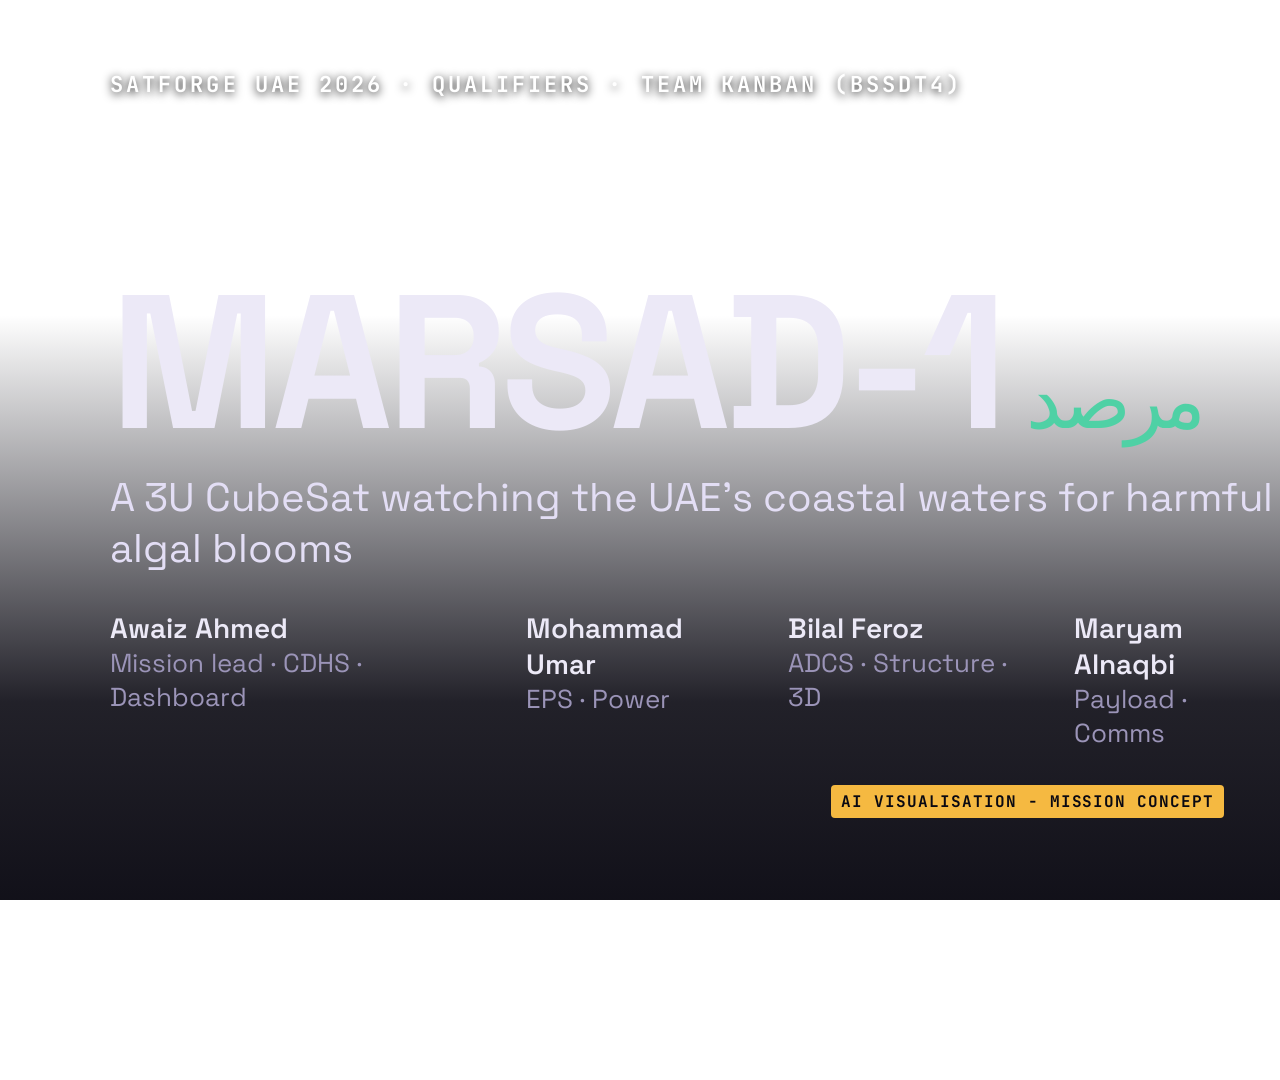
<file: video/presentation/slides.html>
<!doctype html>
<html lang="en">
<head>
<meta charset="utf-8" />
<title>MARSAD-1 presentation slides</title>
<link rel="preconnect" href="https://fonts.googleapis.com" />
<link rel="preconnect" href="https://fonts.gstatic.com" crossorigin />
<link href="https://fonts.googleapis.com/css2?family=Space+Grotesk:wght@400;500;700&family=JetBrains+Mono:wght@400;600;700&display=swap" rel="stylesheet" />
<style>
  :root {
    --bg: #0a0912; --panel: #14111f; --panel-2: #1b1729; --line: #2a2440; --text: #ece9f7; --muted: #9b94b8;
    --accent: #4fd1a5; --blue: #7c9cff; --violet: #a07cff; --amber: #f5b941; --red: #ff5d6c; --pink: #ff8fb1;
    --mono: "JetBrains Mono", monospace;
  }
  * { box-sizing: border-box; margin: 0; padding: 0; }
  html, body { width: 1920px; height: 1080px; overflow: hidden; background: transparent; }
  body { font-family: "Space Grotesk", sans-serif; color: var(--text); }
  .slide { position: absolute; inset: 0; display: none; }
  .slide.on { display: block; }
  .bg { position: absolute; inset: 0; background: radial-gradient(1400px 700px at 85% -10%, #1d1440 0%, transparent 60%), var(--bg); }
  /* background with a transparent window cut out where ffmpeg places footage */
  .bg.cut {
    -webkit-mask: linear-gradient(#000 0 0) 0 0 / 100% 100% no-repeat, linear-gradient(#000 0 0) var(--x) var(--y) / var(--w) var(--h) no-repeat;
    -webkit-mask-composite: xor; mask-composite: exclude;
  }
  .win { position: absolute; left: var(--x); top: var(--y); width: var(--w); height: var(--h); border: 2px solid var(--line); border-radius: 4px; }
  .win .wtag { position: absolute; right: 14px; bottom: 14px; font: 700 16px var(--mono); letter-spacing: 0.06em; padding: 6px 10px; border-radius: 4px; color: #0a0912; background: var(--amber); }
  .win .wtag.real { background: var(--accent); }
  .wcap { position: absolute; left: var(--x); top: calc(var(--y) + var(--h) + 16px); width: var(--w); font-size: 20px; color: var(--muted); }

  .top { position: absolute; left: 90px; right: 90px; top: 56px; display: flex; justify-content: space-between; font: 600 18px var(--mono); letter-spacing: 0.12em; color: var(--muted); }
  .top b { color: var(--accent); font-weight: 700; }
  .prog { position: absolute; left: 90px; right: 90px; bottom: 48px; display: flex; gap: 8px; }
  .prog i { flex: 1; height: 4px; border-radius: 2px; background: var(--line); }
  .prog i.done { background: rgba(79, 209, 165, 0.45); }
  .prog i.cur { background: var(--accent); }
  .kicker { font: 700 22px var(--mono); letter-spacing: 0.14em; color: var(--accent); text-transform: uppercase; }
  h2 { font-size: 68px; line-height: 1.05; letter-spacing: -0.02em; margin-top: 14px; }
  .lead { font-size: 30px; line-height: 1.4; color: #cfc9e6; margin-top: 22px; }
  .col { position: absolute; top: 150px; left: 90px; }
  .card { background: var(--panel); border: 1px solid var(--line); border-radius: 14px; padding: 22px 26px; }
  .card .k { font: 600 16px var(--mono); letter-spacing: 0.1em; text-transform: uppercase; color: var(--muted); }
  .card .v { font-size: 30px; font-weight: 700; margin-top: 6px; }
  .card .s { font-size: 21px; color: var(--muted); margin-top: 6px; line-height: 1.35; }
  .mono { font-family: var(--mono); }
  .hl { outline: 3px solid var(--accent); box-shadow: 0 0 40px rgba(79, 209, 165, 0.35); }
  .dim { opacity: 0.35; }

  /* 1 title */
  #s1 .shade { position: absolute; inset: 0; background: linear-gradient(180deg, rgba(10,9,18,0) 35%, rgba(10,9,18,0.9) 78%, rgba(10,9,18,0.97) 100%); }
  #s1 .t { position: absolute; left: 110px; bottom: 150px; }
  #s1 h1 { font-size: 190px; letter-spacing: -0.03em; line-height: 0.9; }
  #s1 h1 small { font-size: 80px; color: var(--accent); margin-left: 24px; font-weight: 500; }
  #s1 .sub { font-size: 40px; margin-top: 24px; color: #e3def5; }
  #s1 .team { display: flex; gap: 40px; margin-top: 36px; font-size: 26px; color: var(--muted); }
  #s1 .team b { color: var(--text); font-weight: 600; display: block; font-size: 28px; }
  #s1 .meta { position: absolute; left: 110px; top: 70px; font: 700 22px var(--mono); letter-spacing: 0.14em; color: #fff; text-shadow: 0 2px 10px #000; }

  /* 2 problem (over a still) */
  #s2 .shade { position: absolute; inset: 0; background: linear-gradient(90deg, rgba(10,9,18,0.96) 0%, rgba(10,9,18,0.9) 44%, rgba(10,9,18,0.15) 75%, rgba(10,9,18,0) 100%); }
  #s2 .stats { display: grid; gap: 18px; margin-top: 40px; width: 820px; }
  #s2 .need { margin-top: 34px; font-size: 32px; font-weight: 700; color: var(--accent); width: 860px; line-height: 1.3; }
  .tagc { position: absolute; right: 56px; bottom: 82px; font: 700 16px var(--mono); letter-spacing: 0.06em; padding: 6px 10px; border-radius: 4px; color: #0a0912; background: var(--amber); }

  /* 3 mission */
  #s3 .grid { display: grid; grid-template-columns: 1fr 1fr; gap: 16px; margin-top: 34px; width: 840px; }
  #s3 .eq { margin-top: 18px; font: 600 26px var(--mono); color: var(--accent); }

  /* 4 architecture */
  #s4 .arch { position: absolute; left: 90px; top: 300px; width: 1180px; height: 640px; }
  #s4 .node { position: absolute; width: 360px; }
  #s4 .node .v { font-size: 27px; }
  #s4 .core { left: 410px; top: 220px; width: 360px; text-align: center; border-color: var(--accent); }
  #s4 .core .v { font-size: 34px; color: var(--accent); }
  #s4 svg { position: absolute; inset: 0; }
  #s4 .render { position: absolute; right: 60px; top: 190px; width: 560px; height: 800px; object-fit: cover; border-radius: 14px; border: 1px solid var(--line); }

  /* 5 conops + budgets */
  #s5 .tl { position: absolute; left: 90px; right: 90px; top: 330px; height: 110px; display: flex; border-radius: 14px; overflow: hidden; }
  #s5 .tl div { display: flex; flex-direction: column; justify-content: center; padding-left: 22px; color: #0a0912; font-weight: 700; font-size: 28px; }
  #s5 .tl div span { font: 600 18px var(--mono); opacity: 0.8; }
  #s5 .tlcap { position: absolute; left: 90px; top: 455px; font-size: 22px; color: var(--muted); }
  #s5 .bud { position: absolute; left: 90px; right: 90px; top: 540px; display: grid; grid-template-columns: repeat(4, 1fr); gap: 22px; }
  #s5 .bud .v { font-size: 44px; font-family: var(--mono); }
  #s5 .meter { height: 12px; border-radius: 6px; background: var(--panel-2); margin-top: 18px; overflow: hidden; }
  #s5 .meter i { display: block; height: 100%; background: linear-gradient(90deg, var(--accent), var(--blue)); }

  /* 6 implementation */
  #s6 .pins { margin-top: 30px; width: 740px; border-collapse: collapse; font-size: 22px; }
  #s6 .pins td { padding: 9px 12px; border-bottom: 1px solid var(--line); }
  #s6 .pins td:first-child { font-family: var(--mono); color: var(--accent); width: 90px; }
  #s6 .prio { margin-top: 26px; width: 740px; }
  #s6 .prio li { list-style: none; font-size: 23px; margin: 8px 0; }
  #s6 .prio li b { display: inline-block; width: 34px; height: 34px; border-radius: 50%; background: var(--accent); color: #0a0912; text-align: center; line-height: 34px; margin-right: 12px; font-family: var(--mono); }
  .json { position: absolute; left: 880px; top: 830px; width: 960px; font: 500 15.5px var(--mono); color: var(--accent); background: var(--panel); border: 1px solid var(--line); border-radius: 10px; padding: 14px 18px; }

  /* 7 hardware */
  #s7 .list { margin-top: 30px; width: 720px; display: grid; gap: 14px; }
  #s7 .list .card { padding: 16px 22px; }
  #s7 .list .v { font-size: 25px; }
  #s7 .list .s { font-size: 19px; }

  /* 9 results */
  #s9 table { position: absolute; left: 90px; top: 300px; width: 1740px; border-collapse: collapse; font-size: 21px; }
  #s9 td, #s9 th { padding: 8px 14px; border-bottom: 1px solid var(--line); text-align: left; }
  #s9 th { font: 600 15px var(--mono); letter-spacing: 0.1em; color: var(--muted); text-transform: uppercase; }
  #s9 td:first-child { font-family: var(--mono); color: var(--muted); width: 50px; }
  .chip { font: 700 15px var(--mono); letter-spacing: 0.08em; padding: 4px 10px; border-radius: 999px; border: 1px solid currentColor; }
  .pass { color: var(--accent); } .partial { color: var(--amber); } .pending { color: var(--muted); }
  #s9 .sum { position: absolute; right: 90px; top: 175px; display: flex; gap: 18px; }
  #s9 .sum .card { text-align: center; min-width: 190px; padding: 14px 22px; }
  #s9 .sum .v { font: 700 46px var(--mono); }

  /* 10 close */
  #s10 .shade { position: absolute; inset: 0; background: linear-gradient(90deg, rgba(10,9,18,0.97) 0%, rgba(10,9,18,0.92) 50%, rgba(10,9,18,0.4) 100%); }
  #s10 .steps { margin-top: 34px; width: 900px; display: grid; gap: 16px; }
  #s10 .steps .card { display: flex; gap: 20px; align-items: center; }
  #s10 .steps b { font: 700 30px var(--mono); color: var(--accent); }
  #s10 .thanks { position: absolute; left: 90px; top: 700px; }
  #s10 .thanks .big { font-size: 64px; font-weight: 700; }
  #s10 .thanks .links { margin-top: 16px; font: 600 24px var(--mono); color: var(--accent); line-height: 1.6; }
  #s10 .disc { position: absolute; left: 90px; right: 90px; bottom: 82px; font-size: 19px; color: var(--muted); line-height: 1.45; }
</style>
</head>
<body>

<!-- 1 · title: over the opening orbit clip -->
<section class="slide" id="s1">
  <div class="shade"></div>
  <div class="meta">SATFORGE UAE 2026 · QUALIFIERS · TEAM KANBAN (BSSDT4)</div>
  <div class="t">
    <h1>MARSAD-1<small>مرصد</small></h1>
    <div class="sub">A 3U CubeSat watching the UAE's coastal waters for harmful algal blooms</div>
    <div class="team">
      <div><b>Awaiz Ahmed</b>Mission lead · CDHS · Dashboard</div>
      <div><b>Mohammad Umar</b>EPS · Power</div>
      <div><b>Bilal Feroz</b>ADCS · Structure · 3D</div>
      <div><b>Maryam Alnaqbi</b>Payload · Comms</div>
    </div>
  </div>
  <div class="tagc">AI VISUALISATION - MISSION CONCEPT</div>
</section>

<!-- 2 · problem: over a still of the bloom -->
<section class="slide" id="s2" data-n="1">
  <div class="shade"></div>
  <div class="col">
    <div class="kicker">01 · The problem</div>
    <h2>Red tides threaten<br/>the UAE's water</h2>
    <div class="stats">
      <div class="card"><div class="k">2008 – 2009</div><div class="v">A bloom that lasted for months</div><div class="s">along the Gulf of Oman and Arabian Gulf coasts</div></div>
      <div class="card"><div class="k">Desalination</div><div class="v">Plants forced to cut output or shut down</div><div class="s">desalination supplies most of the UAE's drinking water</div></div>
      <div class="card"><div class="k">Fisheries</div><div class="v">Fish kills along the coast</div></div>
    </div>
    <div class="need">Needed: a dedicated, daily early warning for UAE waters.</div>
  </div>
  <div class="tagc">AI VISUALISATION - MISSION CONCEPT</div>
</section>

<!-- 3 · mission: window on the right -->
<section class="slide" id="s3" data-n="2" style="--x:1010px;--y:250px;--w:820px;--h:462px">
  <div class="bg cut"></div>
  <div class="col">
    <div class="kicker">02 · Mission</div>
    <h2>A daily bloom map<br/>from orbit</h2>
    <div class="grid">
      <div class="card"><div class="k">Orbit</div><div class="v mono">SSO · 550 km</div><div class="s">i = 97.6° · 10:30 LTDN<br/>95 min · 15 orbits/day</div></div>
      <div class="card"><div class="k">Platform</div><div class="v mono">3U CubeSat</div><div class="s">12-month mission<br/>Abu Dhabi ground station</div></div>
      <div class="card" style="grid-column:1/-1"><div class="k">Success criterion</div><div class="s" style="color:var(--text);font-size:24px">One usable, cloud-free image of UAE waters every day, and a bloom map to the ground team within 24 h, for 6 consecutive months.</div></div>
      <div class="card" style="grid-column:1/-1"><div class="k">On-board bloom index (NDCI)</div><div class="eq">(R708 − R665) / (R708 + R665)</div><div class="s">red-edge vs red light · only alerts are downlinked</div></div>
    </div>
  </div>
  <div class="win"><span class="wtag">AI VISUALISATION</span></div>
</section>

<!-- 4 · architecture -->
<section class="slide" id="s4" data-n="3">
  <div class="bg"></div>
  <div class="col">
    <div class="kicker">03 · Design</div>
    <h2>System architecture</h2>
  </div>
  <div class="arch">
    <svg viewBox="0 0 1180 640" width="1180" height="640" aria-hidden="true">
      <g stroke="#2a2440" stroke-width="3" fill="none">
        <path d="M590 280 L180 70" /><path d="M590 280 L1000 70" /><path d="M590 280 L180 330" /><path d="M590 280 L1000 330" /><path d="M590 280 L180 560" /><path d="M590 280 L1000 560" />
      </g>
    </svg>
    <div class="card node" data-h="2" style="left:0;top:0"><div class="k">Payload</div><div class="v">AS7341 spectral sensor</div><div class="s">+ OV5640 5 MP camera</div></div>
    <div class="card node" data-h="3" style="left:820px;top:0"><div class="k">ADCS</div><div class="v">ICM-20948 IMU · GPS</div><div class="s">3-axis magnetorquers</div></div>
    <div class="card node" data-h="0" style="left:0;top:262px"><div class="k">Storage</div><div class="v">32 GB microSD</div><div class="s">imagery + bloom flags</div></div>
    <div class="card node core" data-h="1"><div class="k">CDHS</div><div class="v">ESP32-S3</div><div class="s">flight computer · NDCI on board</div></div>
    <div class="card node" data-h="4" style="left:820px;top:262px"><div class="k">Comms</div><div class="v">SX1278 LoRa 433 MHz</div><div class="s">deployable tape antenna</div></div>
    <div class="card node" data-h="5" style="left:0;top:500px"><div class="k">EPS</div><div class="v">6 × 1.1 W cells · 2S Li-ion</div><div class="s">MPPT charger · INA219 monitor</div></div>
    <div class="card node" data-h="5" style="left:820px;top:500px"><div class="k">Thermal</div><div class="v">Kapton battery heater</div><div class="s">BME280 + DS18B20 sensors</div></div>
  </div>
  <img class="render" src="../../assets/cubesat_hero.png" alt="" />
</section>

<!-- 5 · conops + budgets -->
<section class="slide" id="s5" data-n="4">
  <div class="bg"></div>
  <div class="col">
    <div class="kicker">03 · Design</div>
    <h2>Operations and budgets</h2>
  </div>
  <div class="tl" data-h="1">
    <div style="width:42.1%;background:#f5b941">Sun pointing<span>40 min · charging</span></div>
    <div style="width:10.5%;background:#4fd1a5">Imaging<span>10 min</span></div>
    <div style="width:10.5%;background:#7c9cff">Ground pass<span>10 min</span></div>
    <div style="width:36.9%;background:#a07cff">Eclipse · safe<span>35 min</span></div>
  </div>
  <div class="tlcap">One 95-minute orbit · CONOPS modes</div>
  <div class="bud">
    <div class="card" data-h="2"><div class="k">Power</div><div class="v">+2.68 W</div><div class="s">3.92 W load (all on) vs 6.60 W generated</div><div class="meter"><i style="width:59%"></i></div></div>
    <div class="card" data-h="3"><div class="k">Mass</div><div class="v">0.845 kg</div><div class="s">of 4.0 kg limit · 79 % margin</div><div class="meter"><i style="width:21%"></i></div></div>
    <div class="card" data-h="3"><div class="k">Cost</div><div class="v">1,420 AED</div><div class="s">of 3,000 AED budget</div><div class="meter"><i style="width:47%"></i></div></div>
    <div class="card" data-h="3"><div class="k">Data</div><div class="v">75 MB/day</div><div class="s">2 GB on board · bloom alerts downlinked</div><div class="meter"><i style="width:4%"></i></div></div>
  </div>
</section>

<!-- 6 · implementation: Tinkercad window -->
<section class="slide" id="s6" data-n="5" style="--x:880px;--y:230px;--w:960px;--h:540px">
  <div class="bg cut"></div>
  <div class="col">
    <div class="kicker">04 · Implementation</div>
    <h2>Flight logic,<br/>simulated</h2>
    <table class="pins">
      <tr><td>A0</td><td>TMP36 · battery temperature</td></tr>
      <tr><td>A1</td><td>Photoresistor · sun / eclipse</td></tr>
      <tr><td>A3</td><td>Potentiometer · battery voltage → SoC</td></tr>
      <tr><td>D13/7/4</td><td>Heater · imaging · downlink LEDs</td></tr>
      <tr><td>D9</td><td>Servo · antenna deployment</td></tr>
    </table>
    <ul class="prio">
      <li><b>1</b>Power safety: SoC &lt; 20 % or eclipse → SAFE</li>
      <li><b>2</b>Ground pass (after antenna deploys)</li>
      <li><b>3</b>Imaging when SoC &gt; 60 %, else charge</li>
    </ul>
  </div>
  <div class="win"><span class="wtag real">REAL RECORDING · TINKERCAD</span></div>
  <div class="json">{"soc":100.0,"v":8.40,"tbat":24.8,"sun":54,"mode":"nadir","heater":false,"antenna":true}</div>
</section>

<!-- 7 · hardware: AI window -->
<section class="slide" id="s7" data-n="6" style="--x:880px;--y:230px;--w:960px;--h:540px">
  <div class="bg cut"></div>
  <div class="col">
    <div class="kicker">05 · Prototype</div>
    <h2>Flight-representative<br/>bench model</h2>
    <div class="list">
      <div class="card"><div class="v">INA219 · power</div><div class="s">bus voltage, current, coulomb counting</div></div>
      <div class="card"><div class="v">BME280 + DS18B20 · temperature</div><div class="s">board and battery, drives the heater</div></div>
      <div class="card"><div class="v">AS7341 · spectral bloom index</div><div class="s">665 / 708 nm channels → NDCI</div></div>
      <div class="card" style="border-color:var(--amber)"><div class="v" style="color:var(--amber)">Status</div><div class="s">ESP32-S3 firmware written · physical assembly and bench tests are next</div></div>
    </div>
  </div>
  <div class="win"><span class="wtag">AI VISUALISATION · PLANNED BUILD</span></div>
</section>

<!-- 9 · results -->
<section class="slide" id="s9" data-n="8">
  <div class="bg"></div>
  <div class="col">
    <div class="kicker">06 · Results</div>
    <h2>Test results</h2>
  </div>
  <div class="sum">
    <div class="card"><div class="v pass">7</div><div class="k">Pass</div></div>
    <div class="card"><div class="v partial">4</div><div class="k">Partial</div></div>
    <div class="card"><div class="v pending">2</div><div class="k">Pending</div></div>
  </div>
  <table>
    <tr><th>#</th><th>Test</th><th>Method</th><th>Observed</th><th>Status</th></tr>
    <tr data-h="1"><td>1</td><td>Boot and telemetry stream</td><td>Tinkercad</td><td>Banner, then JSON every second</td><td><span class="chip pass">PASS</span></td></tr>
    <tr data-h="1"><td>2</td><td>Battery temperature (TMP36)</td><td>Tinkercad</td><td>24.8 °C at default 25 °C</td><td><span class="chip pass">PASS</span></td></tr>
    <tr data-h="1"><td>3</td><td>Battery voltage → SoC</td><td>Tinkercad</td><td>8.40 V → 100 %</td><td><span class="chip pass">PASS</span></td></tr>
    <tr data-h="1"><td>4</td><td>Sun detection</td><td>Tinkercad</td><td>sun 54 → sunlit, not safe</td><td><span class="chip pass">PASS</span></td></tr>
    <tr data-h="1"><td>5</td><td>Antenna deployment</td><td>Tinkercad</td><td>Servo 0° → 90° at T+5 s</td><td><span class="chip pass">PASS</span></td></tr>
    <tr data-h="1"><td>6</td><td>Nadir imaging mode</td><td>Tinkercad</td><td>Green LED on, mode nadir</td><td><span class="chip pass">PASS</span></td></tr>
    <tr data-h="1"><td>7</td><td>Ground-pass scheduling</td><td>Tinkercad</td><td>gs for 2 s of every 10 s</td><td><span class="chip pass">PASS</span></td></tr>
    <tr data-h="2"><td>8–11</td><td>Eclipse, low battery, cold battery, link loss</td><td>Dashboard fault injection</td><td>Alarms, SAFE mode, STALE → LINK LOST</td><td><span class="chip partial">PARTIAL</span></td></tr>
    <tr data-h="2"><td>12</td><td>Live USB telemetry to dashboard</td><td>ESP32-S3 · Web Serial</td><td>Needs the physical board</td><td><span class="chip pending">PENDING</span></td></tr>
    <tr data-h="2"><td>13</td><td>Flight sensors on the bench</td><td>ESP32-S3 build</td><td>Firmware written, hardware not assembled</td><td><span class="chip pending">PENDING</span></td></tr>
  </table>
</section>

<!-- 10 · next steps + thanks: over a still -->
<section class="slide" id="s10" data-n="9">
  <div class="shade"></div>
  <div class="col">
    <div class="kicker">07 · Next steps</div>
    <h2>From the bench to orbit</h2>
    <div class="steps">
      <div class="card"><b>1</b><div class="v" style="font-size:27px">Assemble the ESP32-S3 bench model and run tests 12–13</div></div>
      <div class="card"><b>2</b><div class="v" style="font-size:27px">Calibrate the AS7341 on clear vs algae-rich water samples</div></div>
      <div class="card"><b>3</b><div class="v" style="font-size:27px">Range-test the 433 MHz LoRa link to the ground station</div></div>
    </div>
  </div>
  <div class="thanks">
    <div class="big">Thank you · Team Kanban</div>
    <div class="links">4waiz.github.io/marsad-1-dashboard<br/>github.com/4waiz/marsad-1-dashboard</div>
  </div>
  <div class="disc">Narration is synthetic (Kokoro TTS). Orbit and lab shots are AI-generated visualisations (ChatGPT images, Vidu video) of the mission concept and the planned bench build. The Tinkercad simulation and the dashboard fault tests are real, unedited screen recordings, sped up where marked.</div>
</section>

<script>
  const p = new URLSearchParams(location.search);
  const s = document.getElementById("s" + (p.get("s") || "1"));
  s.classList.add("on");
  // highlight state: data-h elements matching h are lit, others dimmed (h=0 → nothing dimmed)
  const h = Number(p.get("h") || 0);
  if (h) s.querySelectorAll("[data-h]").forEach((e) => e.classList.add(Number(e.dataset.h) === h ? "hl" : "dim"));
  if (h && s.id === "s9") s.querySelectorAll("tr.hl").forEach((e) => { e.classList.remove("hl"); e.style.background = "rgba(79,209,165,0.08)"; });
  // progress bar: 10 sections
  if (s.dataset.n) {
    const n = Number(s.dataset.n);
    const bar = document.createElement("div");
    bar.className = "prog";
    bar.innerHTML = Array.from({ length: 10 }, (_, i) => `<i class="${i < n ? "done" : i === n ? "cur" : ""}"></i>`).join("");
    s.appendChild(bar);
    const top = document.createElement("div");
    top.className = "top";
    top.innerHTML = `<span><b>MARSAD-1</b> · TEAM KANBAN</span><span>${String(n + 1).padStart(2, "0")} / 10</span>`;
    s.appendChild(top);
  }
</script>
</body>
</html>
</file>
